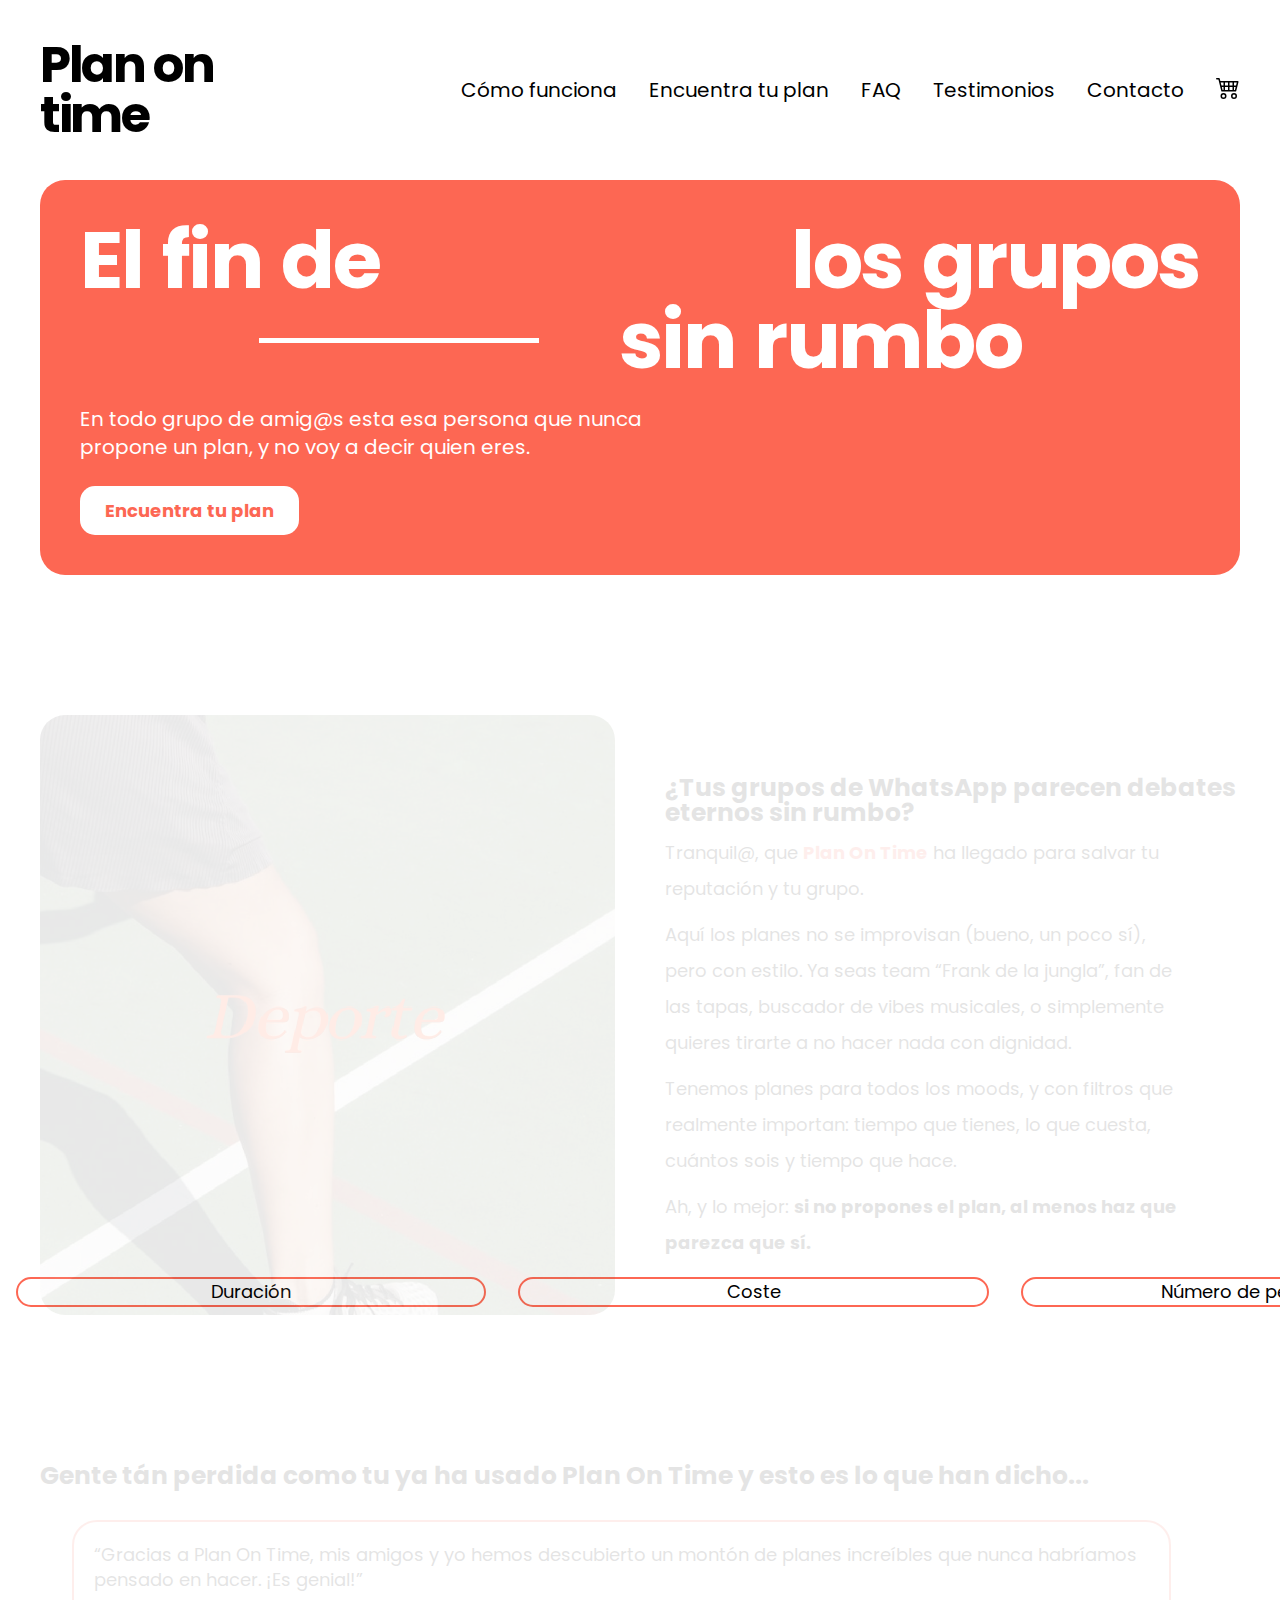
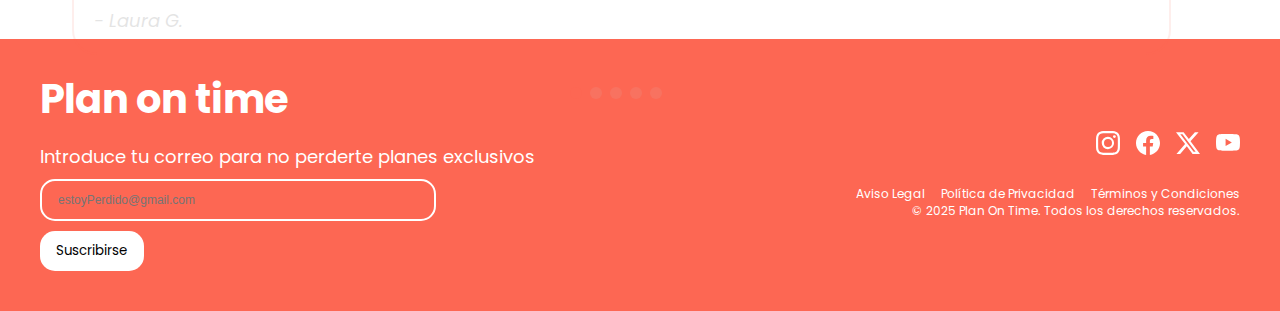
<file: index.html>
<!-- 
 Descripción: Este archivo HTML contiene la pag. principal del sitio web.
 Estructura general:
    - Header / encabezado, con el logo y menu de navegación
    - Contenido principal
        - Sección de introducción
        - Sección de explicación del servicio
        - Marquesina con los filtros de los planes
        - Carrousel con testimonios
    - Footer / pie de página
-->

<!DOCTYPE html>
<html lang="en">
<head>
    <meta charset="UTF-8">
    <meta name="viewport" content="width=device-width, initial-scale=1.0">
    <title>PLAN ON TIME</title>
    <link rel="stylesheet" href="css/index.css">
    <script src="js/index.js" defer></script>

    <!-- Tipografías -->
    <link rel="preconnect" href="https://fonts.googleapis.com">
    <link rel="preconnect" href="https://fonts.gstatic.com" crossorigin>
    <link href="https://fonts.googleapis.com/css2?family=Poppins:ital,wght@0,100;0,200;0,300;0,400;0,500;0,600;0,700;0,800;0,900;1,100;1,200;1,300;1,400;1,500;1,600;1,700;1,800;1,900&display=swap" rel="stylesheet">

    <!-- Logo en el navegador -->
    <link rel="icon" href="assets/logo/Logo.png" type="image/png">

</head>
<body>

<!-- Encabezado principal -->
<header class="Header">

    <div class="Header-top"> <!-- Para que quede en la misma linea -->
        <!-- Logo de la pag. web -->
        <h1 class="Header-logo">
            <a href="index.html" title="Plan-on-time">Plan on time</a>
        </h1>

        <!-- Botón responsive para desplegar el menu de navegación -->
        <button class="Header-button">
            <svg xmlns="http://www.w3.org/2000/svg" width="30" height="30" fill="currentColor" class="bi bi-arrow-down-left" viewBox="0 0 16 16">
                <path fill-rule="evenodd" d="M2 13.5a.5.5 0 0 0 .5.5h6a.5.5 0 0 0 0-1H3.707L13.854 2.854a.5.5 0 0 0-.708-.708L3 12.293V7.5a.5.5 0 0 0-1 0z"/>
            </svg>
        </button>
    </div>

    <!-- Menu de navegación principal-->
    <nav class="Header-nav">
        <ul class="Header-ul">            
            <li class="Header-li">
                <!-- Ancla para que haga scroll en la propia pag -->
                <a href="#Como-funciona" title="Como-funciona">Cómo funciona</a>
            </li> 
            <li class="Header-li">
                <a href="encuentra-tu-plan.html" title="Encuentra-tu-plan" target="_blank" rel="noopener noreferrer">Encuentra tu plan</a>
            </li> 
            <li class="Header-li">
                <a href="encuentra-tu-plan.html" id="#FAQ"  title="FAQ" target="_blank" rel="noopener noreferrer">FAQ</a>
            </li> 
            <li class="Header-li"> 
                <!-- Ancla para que haga scroll en la propia pag -->
                <a href="#Testimonios" title="Testimonios">Testimonios</a>
            </li>         
            <li class="Header-li"> 
                <a href="contacto.html" title="Contacto" target="_blank" rel="noopener noreferrer">Contacto</a>
            </li> 
            <li class="Header-li"> 
                <!-- Todavia no hay pag. de compra -->
                <a href="compra.html" title="Compra" target="_blank" rel="noopener noreferrer">
                    <svg xmlns="http://www.w3.org/2000/svg" width="16" height="16" fill="currentColor" class="bi bi-cart4" viewBox="0 0 16 16">
                        <path d="M0 2.5A.5.5 0 0 1 .5 2H2a.5.5 0 0 1 .485.379L2.89 4H14.5a.5.5 0 0 1 .485.621l-1.5 6A.5.5 0 0 1 13 11H4a.5.5 0 0 1-.485-.379L1.61 3H.5a.5.5 0 0 1-.5-.5M3.14 5l.5 2H5V5zM6 5v2h2V5zm3 0v2h2V5zm3 0v2h1.36l.5-2zm1.11 3H12v2h.61zM11 8H9v2h2zM8 8H6v2h2zM5 8H3.89l.5 2H5zm0 5a1 1 0 1 0 0 2 1 1 0 0 0 0-2m-2 1a2 2 0 1 1 4 0 2 2 0 0 1-4 0m9-1a1 1 0 1 0 0 2 1 1 0 0 0 0-2m-2 1a2 2 0 1 1 4 0 2 2 0 0 1-4 0"/>
                    </svg>
                </a>
            </li>     
                     
        </ul>
    </nav>

</header>

<!-- Contenido principal -->
 <main class="Main">

    <!-- Sección principal del contenido / introducción -->
    <section class="Main-intro observe">  <!-- Tiene la clase observe para ser      detectada por el IntersectionObserver en JS y aplicar la animación de entrada -->
        
        <!-- Título principal, dividido en dos lineas para darle estilo -->
        <h2 class="Main-slogan">
            <!-- Primera línea del eslogan: dos bloques alineados a los lados -->
            <div class="Main-top">
                <span class="Main-left">El fin de</span>
                <span class="Main-right">los grupos</span>
            </div>
              <!-- Segunda línea del eslogan -->
            <div class="Main-bottom">
                <!-- Línea de decorativa entre el texto-->
                <span class="Main-left Main-left--line"></span>
                <span class="Main-right Main-right--text">sin rumbo</span>
            
            </div>
        </h2>

        <!-- Parrafo descriptivo -->
        <p class="Main-p Main-p--intro">En todo grupo de amig@s esta esa persona que nunca propone un plan, y no voy a decir quien eres.</p>

        <!-- Botón de acción que dirige a la pág. de "Encuentra tu plan" -->
        <a class="Main-button" href="encuentra-tu-plan.html" title="Encuentra-tu-plan" target="_blank" rel="noopener noreferrer">Encuentra tu plan</a>
    </section>

    <!-- Sección de explicación del servicio -->
    <div id="Como-funciona" class="Main-explain">
        <!-- Columan de la izquierda con video -->
        <div class="Main-column-left Main-column-left--video observe">

            <!-- Video con texto alternativo, autoplay, sin sonido, en bucle, con carga diferida y con preload limitado -->
            <video src="assets/video/video.mp4" class="Main-video" autoplay muted loop playsinline loading="lazy" preload="metadata">
                <source src="assets/video/video.mp4" type="video/mp4">
                <source src="assets/video/video.webm" type="video/webm">
            </video>
        </div>

        <!-- Columna de la derecha con texto -->
        <div class="Main-column-right Main-column-right--text observe">

            <!-- Título informativo de la sección -->
            <h3 class="Main-tittle">¿Tus grupos de WhatsApp parecen debates eternos sin rumbo?</h3>

            <!-- Parrafos descriptivos -->
            <p class="Main-p Main-p--explain">Tranquil@, que <span class="Main-p destacado">Plan On Time</span> ha llegado para salvar tu reputación y tu grupo.</p>
            <p class="Main-p Main-p--explain">Aquí los planes no se improvisan (bueno, un poco sí), pero con estilo.
            Ya seas team “Frank de la jungla”, fan de las tapas, buscador de vibes musicales, o simplemente quieres tirarte a no hacer nada con dignidad.</p>
            <p class="Main-p Main-p--explain">Tenemos planes para todos los moods, y con filtros que realmente importan: tiempo que tienes, lo que cuesta, cuántos sois y tiempo que hace.</p>
            <p class="Main-p Main-p--explain">Ah, y lo mejor: <strong>si no propones el plan, al menos haz que parezca que sí.</strong></p>
        </div>
    </div>

    <!-- Marquesina con los filtros de los planes, se mueven horizontalmente -->
    <div class="Main-marquesina">
        <div class="Main-marquesina-wrapper">
            <!-- Filtros / características -->
            <div class="Main-marquesina-span">Duración</div>
            <div class="Main-marquesina-span">Coste</div>
            <div class="Main-marquesina-span">Número de personas</div>
            <div class="Main-marquesina-span">Tipo de plan</div>
            <div class="Main-marquesina-span">Tiempo</div>
            <div class="Main-marquesina-span">Duración</div>
            <div class="Main-marquesina-span">Coste</div>
            <div class="Main-marquesina-span">Número de personas</div>
            <div class="Main-marquesina-span">Tipo de plan</div>
            <div class="Main-marquesina-span">Tiempo</div>
         </div>
    </div>

    <!-- Carrousel con testimonios -->
    <section id="Testimonios" class="Main-carrousel observe">

        <!-- Título introductorio de la sección -->
        <h3 class="Main-tittle Main-tittle-carrousel">Gente tán perdida como tu ya ha usado Plan On Time y esto es lo que han dicho...</h3>

        <!-- Carrousel de testimonios citados por el autor -->
        <div class="Main-carrousel-wrapper">
            <div class="Main-carrousel-item">
                <q class="Main-carrousel-quote">Gracias a Plan On Time, mis amigos y yo hemos descubierto un montón de planes increíbles que nunca habríamos pensado en hacer. ¡Es genial!</q>
                <cite class="Main-carrousel-cite">- Laura G.</cite>
            </div>
            <div class="Main-carrousel-item">
                <q class="Main-carrousel-quote">No sabía qué hacer con mis amigos hasta que encontré esta web. ¡Ahora tenemos planes para todo el mes!</q>
                <cite class="Main-carrousel-cite">- Javier M.</cite>
            </div>
            <div class="Main-carrousel-item">
                <q class="Main-carrousel-quote">Plan On Time ha hecho que organizar planes sea súper fácil. ¡Ya no hay excusas para no salir!</q>
                <cite class="Main-carrousel-cite">- Ana R.</cite>
            </div>
            <div class="Main-carrousel-item">
                <q class="Main-carrousel-quote">Me encanta lo intuitiva que es esta web. Ahora soy el organizador oficial de mi grupo de amigos.</q>
                <cite class="Main-carrousel-cite">- Carlos T.</cite>
            </div>
            <div class="Main-carrousel-item">
                <q class="Main-carrousel-quote">Nunca pensé que encontrar planes sería tan divertido. ¡Gracias por esta herramienta increíble!</q>
                <cite class="Main-carrousel-cite">- Marta L.</cite>
            </div>
          
        </div>
    
        <!-- Lista de puntos para indicar la posicion del testimonio que estas leyendo -->
        <ul class="Main-carrousel-puntos">
            <!-- Cuando el botón está activo, se le añade la clase activo -->
            <li class="Main-carrousel-punto activo"></li>
            <li class="Main-carrousel-punto"></li>
            <li class="Main-carrousel-punto"></li>
            <li class="Main-carrousel-punto"></li>
            <li class="Main-carrousel-punto"></li>
        </ul>

    </section>
   
 </main>

<!-- Pie de página -->
 <footer class="Footer">

    <div class="Footer-column-left">

        <!-- Logo de la pag. web -->
        <h2 class="Footer-logo">Plan on time</h2>

        <!-- Formulario para suscripción a planes exclusivos -->
        <div class="Footer-subscription">
            <form action="subscribe.php" method="POST" class="Footer-form">
                <label for="email" class="Footer-form-label">Introduce tu correo para no perderte planes exclusivos</label>
                <input type="email" id="email" name="email" class="Footer-form-input" placeholder="estoyPerdido@gmail.com" required>
                <button type="submit" class="Footer-form-button">Suscribirse</button>
            </form>
        </div>

    </div>

    <div class="Footer-column-right">

        <!-- Lista de las redes sociales (solo lleva a la pag. de la RRSS porque no exite ninguna RRSS de Plan on Time) -->
        <div class="Footer-RRSS">
            <ul class="Footer-ul Footer-ul--RRSS">
                <li class="Footer-li">
                    <a href="https://www.instagram.com/" title="Instagram" target="_blank" rel="noopener noreferrer">
                        <svg xmlns="http://www.w3.org/2000/svg" width="16" height="16" fill="currentColor" class="bi bi-instagram" viewBox="0 0 16 16">
                            <path d="M8 0C5.829 0 5.556.01 4.703.048 3.85.088 3.269.222 2.76.42a3.9 3.9 0 0 0-1.417.923A3.9 3.9 0 0 0 .42 2.76C.222 3.268.087 3.85.048 4.7.01 5.555 0 5.827 0 8.001c0 2.172.01 2.444.048 3.297.04.852.174 1.433.372 1.942.205.526.478.972.923 1.417.444.445.89.719 1.416.923.51.198 1.09.333 1.942.372C5.555 15.99 5.827 16 8 16s2.444-.01 3.298-.048c.851-.04 1.434-.174 1.943-.372a3.9 3.9 0 0 0 1.416-.923c.445-.445.718-.891.923-1.417.197-.509.332-1.09.372-1.942C15.99 10.445 16 10.173 16 8s-.01-2.445-.048-3.299c-.04-.851-.175-1.433-.372-1.941a3.9 3.9 0 0 0-.923-1.417A3.9 3.9 0 0 0 13.24.42c-.51-.198-1.092-.333-1.943-.372C10.443.01 10.172 0 7.998 0zm-.717 1.442h.718c2.136 0 2.389.007 3.232.046.78.035 1.204.166 1.486.275.373.145.64.319.92.599s.453.546.598.92c.11.281.24.705.275 1.485.039.843.047 1.096.047 3.231s-.008 2.389-.047 3.232c-.035.78-.166 1.203-.275 1.485a2.5 2.5 0 0 1-.599.919c-.28.28-.546.453-.92.598-.28.11-.704.24-1.485.276-.843.038-1.096.047-3.232.047s-2.39-.009-3.233-.047c-.78-.036-1.203-.166-1.485-.276a2.5 2.5 0 0 1-.92-.598 2.5 2.5 0 0 1-.6-.92c-.109-.281-.24-.705-.275-1.485-.038-.843-.046-1.096-.046-3.233s.008-2.388.046-3.231c.036-.78.166-1.204.276-1.486.145-.373.319-.64.599-.92s.546-.453.92-.598c.282-.11.705-.24 1.485-.276.738-.034 1.024-.044 2.515-.045zm4.988 1.328a.96.96 0 1 0 0 1.92.96.96 0 0 0 0-1.92m-4.27 1.122a4.109 4.109 0 1 0 0 8.217 4.109 4.109 0 0 0 0-8.217m0 1.441a2.667 2.667 0 1 1 0 5.334 2.667 2.667 0 0 1 0-5.334"/>
                        </svg>
                    </a>
                </li>
                <li class="Footer-li">
                    <a href="https://www.facebook.com/" title="Facebook" target="_blank" rel="noopener noreferrer">
                        <svg xmlns="http://www.w3.org/2000/svg" width="16" height="16" fill="currentColor" class="bi bi-facebook" viewBox="0 0 16 16">
                            <path d="M16 8.049c0-4.446-3.582-8.05-8-8.05C3.58 0-.002 3.603-.002 8.05c0 4.017 2.926 7.347 6.75 7.951v-5.625h-2.03V8.05H6.75V6.275c0-2.017 1.195-3.131 3.022-3.131.876 0 1.791.157 1.791.157v1.98h-1.009c-.993 0-1.303.621-1.303 1.258v1.51h2.218l-.354 2.326H9.25V16c3.824-.604 6.75-3.934 6.75-7.951"/>
                        </svg>
                    </a>
                </li>
                <li class="Footer-li">
                    <a href="https://twitter.com/" title="Twitter" target="_blank" rel="noopener noreferrer">
                        <svg xmlns="http://www.w3.org/2000/svg" width="16" height="16" fill="currentColor" class="bi bi-twitter-x" viewBox="0 0 16 16">
                        <path d="M12.6.75h2.454l-5.36 6.142L16 15.25h-4.937l-3.867-5.07-4.425 5.07H.316l5.733-6.57L0 .75h5.063l3.495 4.633L12.601.75Zm-.86 13.028h1.36L4.323 2.145H2.865z"/>
                        </svg>
                    </a>
                </li>
                <li class="Footer-li">
                    <a href="https://www.youtube.com/" title="Youtube" target="_blank" rel="noopener noreferrer">
                        <svg xmlns="http://www.w3.org/2000/svg" width="16" height="16" fill="currentColor" class="bi bi-youtube" viewBox="0 0 16 16">
                            <path d="M8.051 1.999h.089c.822.003 4.987.033 6.11.335a2.01 2.01 0 0 1 1.415 1.42c.101.38.172.883.22 1.402l.01.104.022.26.008.104c.065.914.073 1.77.074 1.957v.075c-.001.194-.01 1.108-.082 2.06l-.008.105-.009.104c-.05.572-.124 1.14-.235 1.558a2.01 2.01 0 0 1-1.415 1.42c-1.16.312-5.569.334-6.18.335h-.142c-.309 0-1.587-.006-2.927-.052l-.17-.006-.087-.004-.171-.007-.171-.007c-1.11-.049-2.167-.128-2.654-.26a2.01 2.01 0 0 1-1.415-1.419c-.111-.417-.185-.986-.235-1.558L.09 9.82l-.008-.104A31 31 0 0 1 0 7.68v-.123c.002-.215.01-.958.064-1.778l.007-.103.003-.052.008-.104.022-.26.01-.104c.048-.519.119-1.023.22-1.402a2.01 2.01 0 0 1 1.415-1.42c.487-.13 1.544-.21 2.654-.26l.17-.007.172-.006.086-.003.171-.007A100 100 0 0 1 7.858 2zM6.4 5.209v4.818l4.157-2.408z"/>
                        </svg>
                    </a>
                </li>
            </ul>
        </div>

       
        <div class="Footer-legal">
            <!-- Lista de enlaces legales (no están creados los html de los enlaces legales) -->
            <ul class="Footer-ul Footer-ul--legal">
                <li class="Footer-li">
                    <a href="legal/aviso-legal.html" title="Aviso-legal" target="_blank" rel="noopener noreferrer">Aviso Legal</a>
                </li>
                <li class="Footer-li">
                    <a href="legal/politica-privacidad.html" title="politica-privacidad" target="_blank" rel="noopener noreferrer">Política de Privacidad</a>
                </li>
                <li class="Footer-li">
                    <a href="legal/terminos-condiciones.html" title="terminos-condiciones" target="_blank" rel="noopener noreferrer">Términos y Condiciones</a>
                </li>
            </ul>
             <!-- Párrafo de copy -->
            <div class="Footer-copy">
                <p>© 2025 Plan On Time. Todos los derechos reservados.</p>
            </div>
        </div>

    </div>
    
 </footer>
    
</body>
</html>
</file>
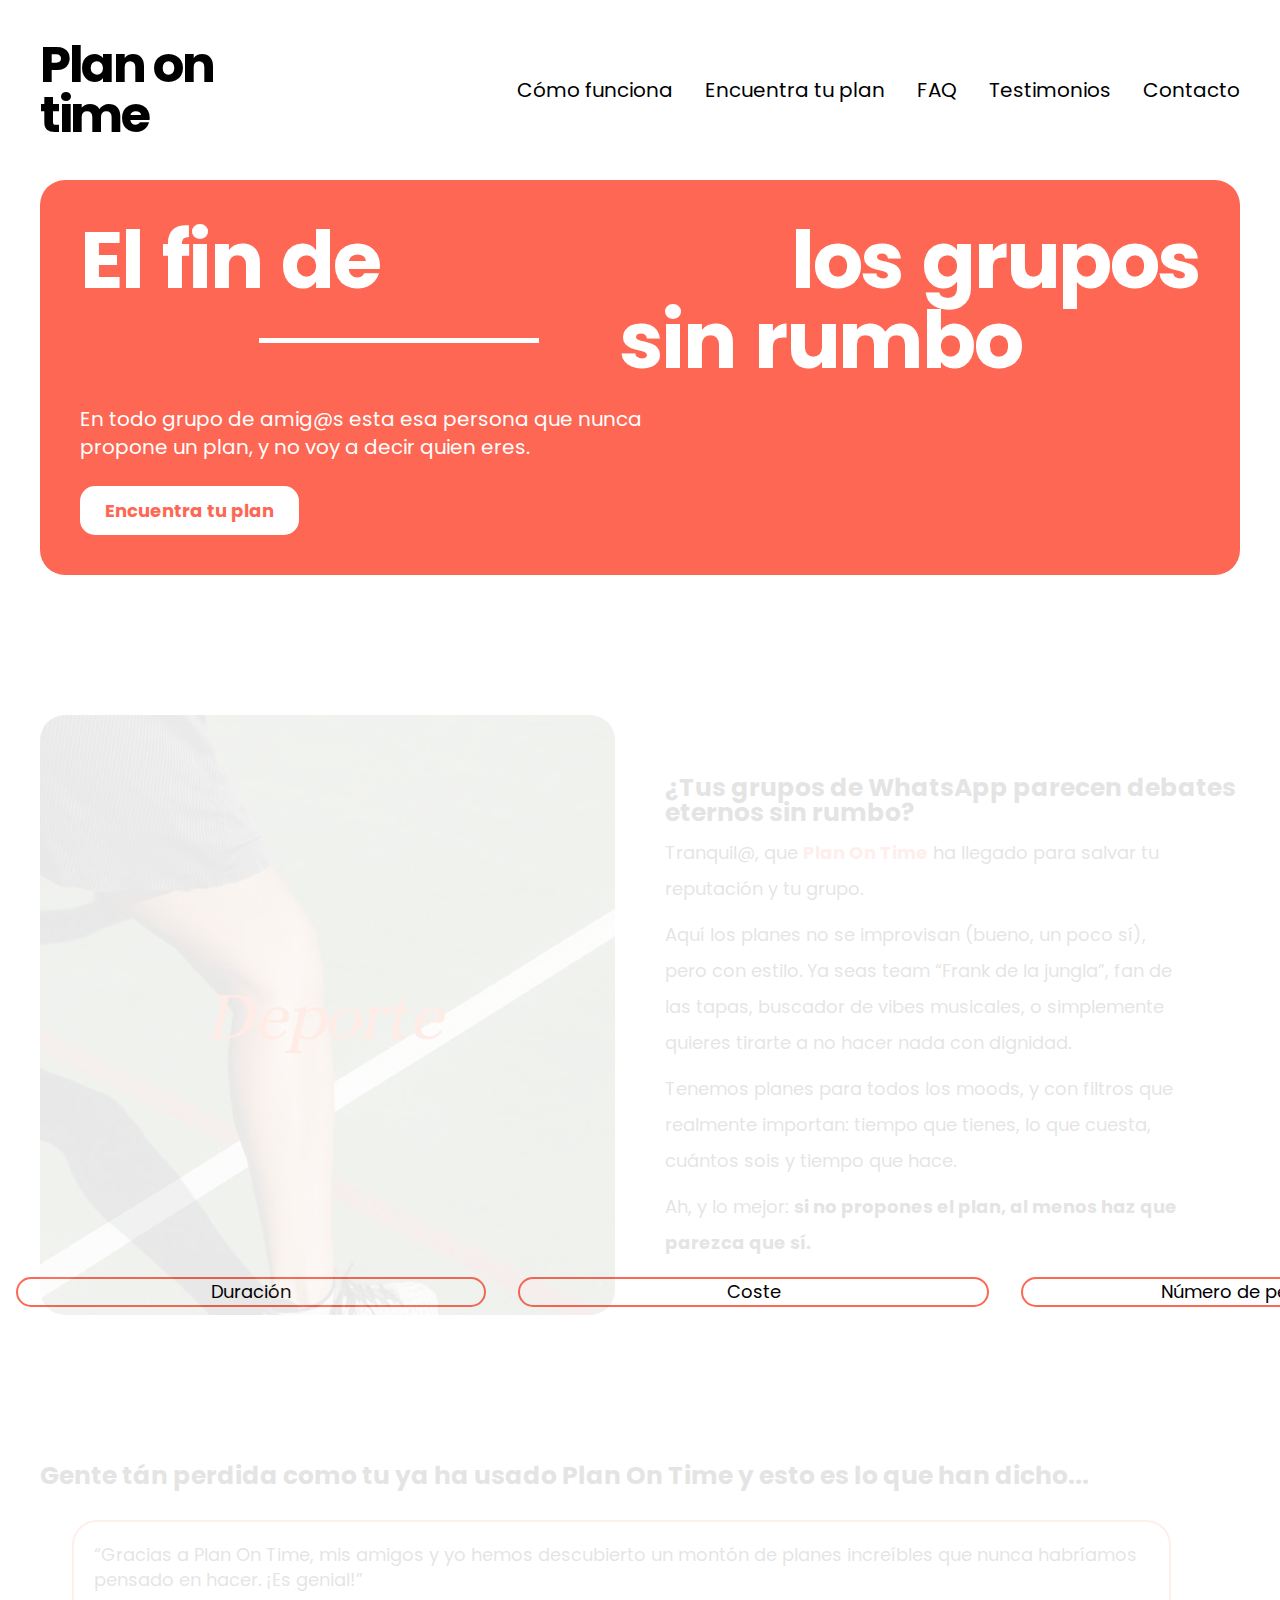
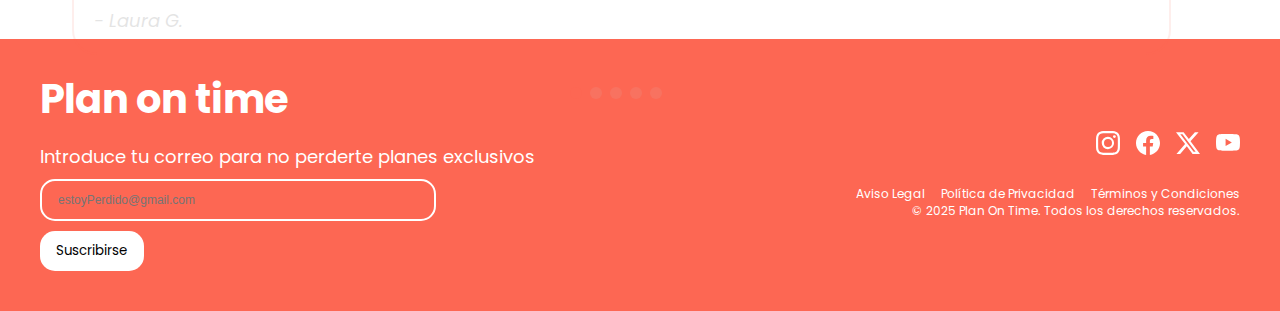
<file: plan-on-time/index.html>
<!-- 
 Descripción: Este archivo HTML contiene la pag. principal del sitio web.
 Estructura general:
    - Header / encabezado, con el logo y menu de navegación
    - Contenido principal
        - Sección de introducción
        - Sección de explicación del servicio
        - Marquesina con los filtros de los planes
        - Carrousel con testimonios
    - Footer / pie de página
-->

<!DOCTYPE html>
<html lang="en">
<head>
    <meta charset="UTF-8">
    <meta name="viewport" content="width=device-width, initial-scale=1.0">
    <title>PLAN ON TIME</title>
    <link rel="stylesheet" href="css/index.css">
    <script src="js/index.js" defer></script>

    <!-- Tipografías -->
    <link rel="preconnect" href="https://fonts.googleapis.com">
    <link rel="preconnect" href="https://fonts.gstatic.com" crossorigin>
    <link href="https://fonts.googleapis.com/css2?family=Poppins:ital,wght@0,100;0,200;0,300;0,400;0,500;0,600;0,700;0,800;0,900;1,100;1,200;1,300;1,400;1,500;1,600;1,700;1,800;1,900&display=swap" rel="stylesheet">

    <!-- Logo en el navegador -->
    <link rel="icon" href="assets/logo/Logo.png" type="image/png">

</head>
<body>

<!-- Encabezado principal -->
<header class="Header">

    <div class="Header-top"> <!-- Para que quede en la misma linea -->
        <!-- Logo de la pag. web -->
        <h1 class="Header-logo">
            <a href="index.html" title="Plan-on-time">Plan on time</a>
        </h1>

        <!-- Botón responsive para desplegar el menu de navegación -->
        <button class="Header-button">
            <svg xmlns="http://www.w3.org/2000/svg" width="30" height="30" fill="currentColor" class="bi bi-arrow-down-left" viewBox="0 0 16 16">
                <path fill-rule="evenodd" d="M2 13.5a.5.5 0 0 0 .5.5h6a.5.5 0 0 0 0-1H3.707L13.854 2.854a.5.5 0 0 0-.708-.708L3 12.293V7.5a.5.5 0 0 0-1 0z"/>
            </svg>
        </button>
    </div>

    <!-- Menu de navegación principal-->
    <nav class="Header-nav">
        <ul class="Header-ul">            
            <li class="Header-li">
                <!-- Ancla para que haga scroll en la propia pag -->
                <a href="#Como-funciona" title="Como-funciona">Cómo funciona</a>
            </li> 
            <li class="Header-li">
                <a href="encuentra-tu-plan.html" title="Encuentra-tu-plan" target="_blank" rel="noopener noreferrer">Encuentra tu plan</a>
            </li> 
            <li class="Header-li">
                <a href="encuentra-tu-plan.html" id="#FAQ"  title="FAQ" target="_blank" rel="noopener noreferrer">FAQ</a>
            </li> 
            <li class="Header-li"> 
                <!-- Ancla para que haga scroll en la propia pag -->
                <a href="#Testimonios" title="Testimonios">Testimonios</a>
            </li>         
            <li class="Header-li"> 
                <a href="contacto.html" title="Contacto" target="_blank" rel="noopener noreferrer">Contacto</a>
            </li> 
                     
        </ul>
    </nav>

</header>

<!-- Contenido principal -->
 <main class="Main">

    <!-- Sección principal del contenido / introducción -->
    <section class="Main-intro observe">  <!-- Tiene la clase observe para ser      detectada por el IntersectionObserver en JS y aplicar la animación de entrada -->
        
        <!-- Título principal, dividido en dos lineas para darle estilo -->
        <h2 class="Main-slogan">
            <!-- Primera línea del eslogan: dos bloques alineados a los lados -->
            <div class="Main-top">
                <span class="Main-left">El fin de</span>
                <span class="Main-right">los grupos</span>
            </div>
              <!-- Segunda línea del eslogan -->
            <div class="Main-bottom">
                <!-- Línea de decorativa entre el texto-->
                <span class="Main-left Main-left--line"></span>
                <span class="Main-right Main-right--text">sin rumbo</span>
            
            </div>
        </h2>

        <!-- Parrafo descriptivo -->
        <p class="Main-p Main-p--intro">En todo grupo de amig@s esta esa persona que nunca propone un plan, y no voy a decir quien eres.</p>

        <!-- Botón de acción que dirige a la pág. de "Encuentra tu plan" -->
        <a class="Main-button" href="encuentra-tu-plan.html" title="Encuentra-tu-plan" target="_blank" rel="noopener noreferrer">Encuentra tu plan</a>
    </section>

    <!-- Sección de explicación del servicio -->
    <div id="Como-funciona" class="Main-explain">
        <!-- Columan de la izquierda con video -->
        <div class="Main-column-left Main-column-left--video observe">

            <!-- Video con texto alternativo, autoplay, sin sonido, en bucle, con carga diferida y con preload limitado -->
            <video src="assets/video/video.mp4" class="Main-video" autoplay muted loop playsinline loading="lazy" preload="metadata">
                <source src="assets/video/video.mp4" type="video/mp4">
                <source src="assets/video/video.webm" type="video/webm">
            </video>
        </div>

        <!-- Columna de la derecha con texto -->
        <div class="Main-column-right Main-column-right--text observe">

            <!-- Título informativo de la sección -->
            <h3 class="Main-tittle">¿Tus grupos de WhatsApp parecen debates eternos sin rumbo?</h3>

            <!-- Parrafos descriptivos -->
            <p class="Main-p Main-p--explain">Tranquil@, que <span class="Main-p destacado">Plan On Time</span> ha llegado para salvar tu reputación y tu grupo.</p>
            <p class="Main-p Main-p--explain">Aquí los planes no se improvisan (bueno, un poco sí), pero con estilo.
            Ya seas team “Frank de la jungla”, fan de las tapas, buscador de vibes musicales, o simplemente quieres tirarte a no hacer nada con dignidad.</p>
            <p class="Main-p Main-p--explain">Tenemos planes para todos los moods, y con filtros que realmente importan: tiempo que tienes, lo que cuesta, cuántos sois y tiempo que hace.</p>
            <p class="Main-p Main-p--explain">Ah, y lo mejor: <strong>si no propones el plan, al menos haz que parezca que sí.</strong></p>
        </div>
    </div>

    <!-- Marquesina con los filtros de los planes, se mueven horizontalmente -->
    <div class="Main-marquesina">
        <div class="Main-marquesina-wrapper">
            <!-- Filtros / características -->
            <div class="Main-marquesina-span">Duración</div>
            <div class="Main-marquesina-span">Coste</div>
            <div class="Main-marquesina-span">Número de personas</div>
            <div class="Main-marquesina-span">Tipo de plan</div>
            <div class="Main-marquesina-span">Tiempo</div>
            <div class="Main-marquesina-span">Duración</div>
            <div class="Main-marquesina-span">Coste</div>
            <div class="Main-marquesina-span">Número de personas</div>
            <div class="Main-marquesina-span">Tipo de plan</div>
            <div class="Main-marquesina-span">Tiempo</div>
         </div>
    </div>

    <!-- Carrousel con testimonios -->
    <section id="Testimonios" class="Main-carrousel observe">

        <!-- Título introductorio de la sección -->
        <h3 class="Main-tittle Main-tittle-carrousel">Gente tán perdida como tu ya ha usado Plan On Time y esto es lo que han dicho...</h3>

        <!-- Carrousel de testimonios citados por el autor -->
        <div class="Main-carrousel-wrapper">
            <div class="Main-carrousel-item">
                <q class="Main-carrousel-quote">Gracias a Plan On Time, mis amigos y yo hemos descubierto un montón de planes increíbles que nunca habríamos pensado en hacer. ¡Es genial!</q>
                <cite class="Main-carrousel-cite">- Laura G.</cite>
            </div>
            <div class="Main-carrousel-item">
                <q class="Main-carrousel-quote">No sabía qué hacer con mis amigos hasta que encontré esta web. ¡Ahora tenemos planes para todo el mes!</q>
                <cite class="Main-carrousel-cite">- Javier M.</cite>
            </div>
            <div class="Main-carrousel-item">
                <q class="Main-carrousel-quote">Plan On Time ha hecho que organizar planes sea súper fácil. ¡Ya no hay excusas para no salir!</q>
                <cite class="Main-carrousel-cite">- Ana R.</cite>
            </div>
            <div class="Main-carrousel-item">
                <q class="Main-carrousel-quote">Me encanta lo intuitiva que es esta web. Ahora soy el organizador oficial de mi grupo de amigos.</q>
                <cite class="Main-carrousel-cite">- Carlos T.</cite>
            </div>
            <div class="Main-carrousel-item">
                <q class="Main-carrousel-quote">Nunca pensé que encontrar planes sería tan divertido. ¡Gracias por esta herramienta increíble!</q>
                <cite class="Main-carrousel-cite">- Marta L.</cite>
            </div>
          
        </div>
    
        <!-- Lista de puntos para indicar la posicion del testimonio que estas leyendo -->
        <ul class="Main-carrousel-puntos">
            <!-- Cuando el botón está activo, se le añade la clase activo -->
            <li class="Main-carrousel-punto activo"></li>
            <li class="Main-carrousel-punto"></li>
            <li class="Main-carrousel-punto"></li>
            <li class="Main-carrousel-punto"></li>
            <li class="Main-carrousel-punto"></li>
        </ul>

    </section>
   
 </main>

<!-- Pie de página -->
 <footer class="Footer">

    <div class="Footer-column-left">

        <!-- Logo de la pag. web -->
        <h2 class="Footer-logo">Plan on time</h2>

        <!-- Formulario para suscripción a planes exclusivos -->
        <div class="Footer-subscription">
            <form action="subscribe.php" method="POST" class="Footer-form">
                <label for="email" class="Footer-form-label">Introduce tu correo para no perderte planes exclusivos</label>
                <input type="email" id="email" name="email" class="Footer-form-input" placeholder="estoyPerdido@gmail.com" required>
                <button type="submit" class="Footer-form-button">Suscribirse</button>
            </form>
        </div>

    </div>

    <div class="Footer-column-right">

        <!-- Lista de las redes sociales (solo lleva a la pag. de la RRSS porque no exite ninguna RRSS de Plan on Time) -->
        <div class="Footer-RRSS">
            <ul class="Footer-ul Footer-ul--RRSS">
                <li class="Footer-li">
                    <a href="https://www.instagram.com/" title="Instagram" target="_blank" rel="noopener noreferrer">
                        <svg xmlns="http://www.w3.org/2000/svg" width="16" height="16" fill="currentColor" class="bi bi-instagram" viewBox="0 0 16 16">
                            <path d="M8 0C5.829 0 5.556.01 4.703.048 3.85.088 3.269.222 2.76.42a3.9 3.9 0 0 0-1.417.923A3.9 3.9 0 0 0 .42 2.76C.222 3.268.087 3.85.048 4.7.01 5.555 0 5.827 0 8.001c0 2.172.01 2.444.048 3.297.04.852.174 1.433.372 1.942.205.526.478.972.923 1.417.444.445.89.719 1.416.923.51.198 1.09.333 1.942.372C5.555 15.99 5.827 16 8 16s2.444-.01 3.298-.048c.851-.04 1.434-.174 1.943-.372a3.9 3.9 0 0 0 1.416-.923c.445-.445.718-.891.923-1.417.197-.509.332-1.09.372-1.942C15.99 10.445 16 10.173 16 8s-.01-2.445-.048-3.299c-.04-.851-.175-1.433-.372-1.941a3.9 3.9 0 0 0-.923-1.417A3.9 3.9 0 0 0 13.24.42c-.51-.198-1.092-.333-1.943-.372C10.443.01 10.172 0 7.998 0zm-.717 1.442h.718c2.136 0 2.389.007 3.232.046.78.035 1.204.166 1.486.275.373.145.64.319.92.599s.453.546.598.92c.11.281.24.705.275 1.485.039.843.047 1.096.047 3.231s-.008 2.389-.047 3.232c-.035.78-.166 1.203-.275 1.485a2.5 2.5 0 0 1-.599.919c-.28.28-.546.453-.92.598-.28.11-.704.24-1.485.276-.843.038-1.096.047-3.232.047s-2.39-.009-3.233-.047c-.78-.036-1.203-.166-1.485-.276a2.5 2.5 0 0 1-.92-.598 2.5 2.5 0 0 1-.6-.92c-.109-.281-.24-.705-.275-1.485-.038-.843-.046-1.096-.046-3.233s.008-2.388.046-3.231c.036-.78.166-1.204.276-1.486.145-.373.319-.64.599-.92s.546-.453.92-.598c.282-.11.705-.24 1.485-.276.738-.034 1.024-.044 2.515-.045zm4.988 1.328a.96.96 0 1 0 0 1.92.96.96 0 0 0 0-1.92m-4.27 1.122a4.109 4.109 0 1 0 0 8.217 4.109 4.109 0 0 0 0-8.217m0 1.441a2.667 2.667 0 1 1 0 5.334 2.667 2.667 0 0 1 0-5.334"/>
                        </svg>
                    </a>
                </li>
                <li class="Footer-li">
                    <a href="https://www.facebook.com/" title="Facebook" target="_blank" rel="noopener noreferrer">
                        <svg xmlns="http://www.w3.org/2000/svg" width="16" height="16" fill="currentColor" class="bi bi-facebook" viewBox="0 0 16 16">
                            <path d="M16 8.049c0-4.446-3.582-8.05-8-8.05C3.58 0-.002 3.603-.002 8.05c0 4.017 2.926 7.347 6.75 7.951v-5.625h-2.03V8.05H6.75V6.275c0-2.017 1.195-3.131 3.022-3.131.876 0 1.791.157 1.791.157v1.98h-1.009c-.993 0-1.303.621-1.303 1.258v1.51h2.218l-.354 2.326H9.25V16c3.824-.604 6.75-3.934 6.75-7.951"/>
                        </svg>
                    </a>
                </li>
                <li class="Footer-li">
                    <a href="https://twitter.com/" title="Twitter" target="_blank" rel="noopener noreferrer">
                        <svg xmlns="http://www.w3.org/2000/svg" width="16" height="16" fill="currentColor" class="bi bi-twitter-x" viewBox="0 0 16 16">
                        <path d="M12.6.75h2.454l-5.36 6.142L16 15.25h-4.937l-3.867-5.07-4.425 5.07H.316l5.733-6.57L0 .75h5.063l3.495 4.633L12.601.75Zm-.86 13.028h1.36L4.323 2.145H2.865z"/>
                        </svg>
                    </a>
                </li>
                <li class="Footer-li">
                    <a href="https://www.youtube.com/" title="Youtube" target="_blank" rel="noopener noreferrer">
                        <svg xmlns="http://www.w3.org/2000/svg" width="16" height="16" fill="currentColor" class="bi bi-youtube" viewBox="0 0 16 16">
                            <path d="M8.051 1.999h.089c.822.003 4.987.033 6.11.335a2.01 2.01 0 0 1 1.415 1.42c.101.38.172.883.22 1.402l.01.104.022.26.008.104c.065.914.073 1.77.074 1.957v.075c-.001.194-.01 1.108-.082 2.06l-.008.105-.009.104c-.05.572-.124 1.14-.235 1.558a2.01 2.01 0 0 1-1.415 1.42c-1.16.312-5.569.334-6.18.335h-.142c-.309 0-1.587-.006-2.927-.052l-.17-.006-.087-.004-.171-.007-.171-.007c-1.11-.049-2.167-.128-2.654-.26a2.01 2.01 0 0 1-1.415-1.419c-.111-.417-.185-.986-.235-1.558L.09 9.82l-.008-.104A31 31 0 0 1 0 7.68v-.123c.002-.215.01-.958.064-1.778l.007-.103.003-.052.008-.104.022-.26.01-.104c.048-.519.119-1.023.22-1.402a2.01 2.01 0 0 1 1.415-1.42c.487-.13 1.544-.21 2.654-.26l.17-.007.172-.006.086-.003.171-.007A100 100 0 0 1 7.858 2zM6.4 5.209v4.818l4.157-2.408z"/>
                        </svg>
                    </a>
                </li>
            </ul>
        </div>

       
        <div class="Footer-legal">
            <!-- Lista de enlaces legales (no están creados los html de los enlaces legales) -->
            <ul class="Footer-ul Footer-ul--legal">
                <li class="Footer-li">
                    <a href="legal/aviso-legal.html" title="Aviso-legal" target="_blank" rel="noopener noreferrer">Aviso Legal</a>
                </li>
                <li class="Footer-li">
                    <a href="legal/politica-privacidad.html" title="politica-privacidad" target="_blank" rel="noopener noreferrer">Política de Privacidad</a>
                </li>
                <li class="Footer-li">
                    <a href="legal/terminos-condiciones.html" title="terminos-condiciones" target="_blank" rel="noopener noreferrer">Términos y Condiciones</a>
                </li>
            </ul>
             <!-- Párrafo de copy -->
            <div class="Footer-copy">
                <p>© 2025 Plan On Time. Todos los derechos reservados.</p>
            </div>
        </div>

    </div>
    
 </footer>
    
</body>
</html>
</file>
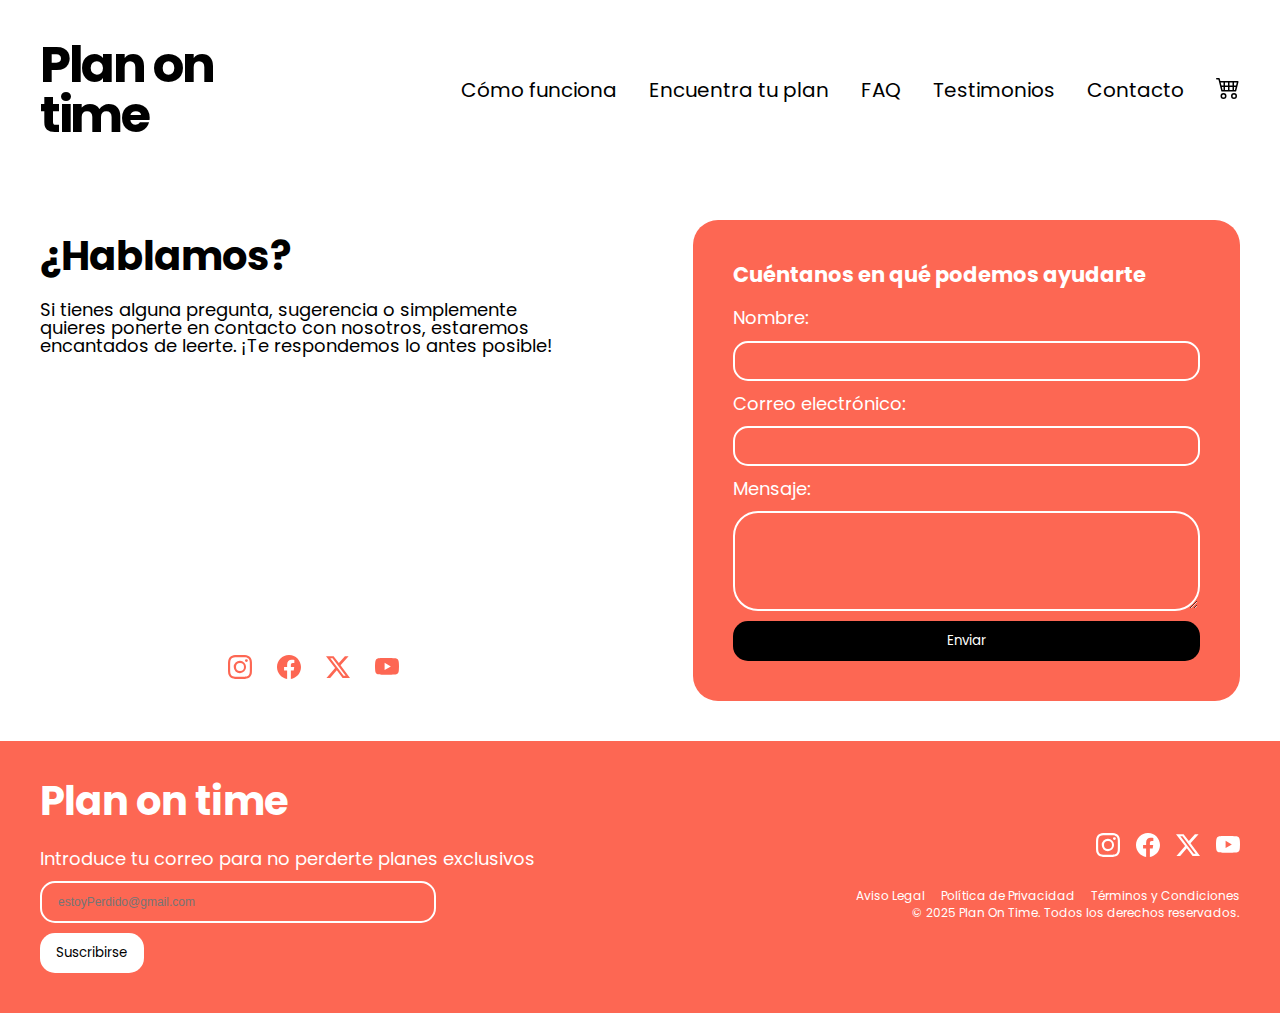
<file: contacto.html>
<!-- 
 Descripción: Este archivo HTML contiene la pag. de contacto
 Estructura general:
    - Header / encabezado, con el logo y menu de navegación
    - Contenido principal
        - Resumen de la pag. de contacto
        - Redes sociales (solo lleva a la pag. de la RRSS porque no exite ninguna RRSS de Plan on Time)
        - Formulario de contacto
    - Footer / pie de página
-->


<!DOCTYPE html>
<html lang="en">
<head>
    <meta charset="UTF-8">
    <meta name="viewport" content="width=device-width, initial-scale=1.0">
    <title>Contacto</title>
    <link rel="stylesheet" href="css/contacto.css">
    <script src="js/contacto.js" defer></script>

     <!-- Tipografías -->
     <link rel="preconnect" href="https://fonts.googleapis.com">
     <link rel="preconnect" href="https://fonts.gstatic.com" crossorigin>
     <link href="https://fonts.googleapis.com/css2?family=Poppins:ital,wght@0,100;0,200;0,300;0,400;0,500;0,600;0,700;0,800;0,900;1,100;1,200;1,300;1,400;1,500;1,600;1,700;1,800;1,900&display=swap" rel="stylesheet">

    <!-- Logo en el navegador -->
    <link rel="icon" href="assets/logo/Logo.png" type="image/png">
     
</head>

<body>
    
<!-- Encabezado principal -->
<header class="Header">

    <div class="Header-top"> <!-- Para que quede en la misma linea -->
        <!-- Logo de la pag. web -->
        <h1 class="Header-logo">
            <a href="index.html" title="Plan on Time">Plan on time</a>
        </h1>

        <!-- Botón responsive para desplegar el menu de navegación -->
        <button class="Header-button">
            <svg xmlns="http://www.w3.org/2000/svg" width="30" height="30" fill="currentColor" class="bi bi-arrow-down-left" viewBox="0 0 16 16">
                <path fill-rule="evenodd" d="M2 13.5a.5.5 0 0 0 .5.5h6a.5.5 0 0 0 0-1H3.707L13.854 2.854a.5.5 0 0 0-.708-.708L3 12.293V7.5a.5.5 0 0 0-1 0z"/>
            </svg>
        </button>
    </div>

    <!-- Menu de navegación principal-->
    <nav class="Header-nav">
        <ul class="Header-ul">            
            <li class="Header-li">
                <!-- Ancla para que haga scroll en la propia pag -->
                <a href="index.html" title="Como funciona">Cómo funciona</a>
            </li> 
            <li class="Header-li">
                <a href="encuentra-tu-plan.html" title="Encuentra tu plan" target="_blank" rel="noopener noreferrer">Encuentra tu plan</a>
            </li> 
            <li class="Header-li">
                <a href="encuentra-tu-plan.html" id="#FAQ" title="FAQ" target="_blank" rel="noopener noreferrer">FAQ</a>
            </li>  
            <li class="Header-li"> 
                <!-- Ancla para que haga scroll en la propia pag -->
                <a href="index.html" title="Testimonios">Testimonios</a>
            </li>         
            <li class="Header-li"> 
                <a href="contacto.html" title="Contacto" target="_blank" rel="noopener noreferrer">Contacto</a>
            </li>  
            <li class="Header-li"> 
                <!-- Todavia no hay pag. de compra -->
                <a href="compra.html" title="Compra" target="_blank" rel="noopener noreferrer">
                    <svg xmlns="http://www.w3.org/2000/svg" width="16" height="16" fill="currentColor" class="bi bi-cart4" viewBox="0 0 16 16">
                        <path d="M0 2.5A.5.5 0 0 1 .5 2H2a.5.5 0 0 1 .485.379L2.89 4H14.5a.5.5 0 0 1 .485.621l-1.5 6A.5.5 0 0 1 13 11H4a.5.5 0 0 1-.485-.379L1.61 3H.5a.5.5 0 0 1-.5-.5M3.14 5l.5 2H5V5zM6 5v2h2V5zm3 0v2h2V5zm3 0v2h1.36l.5-2zm1.11 3H12v2h.61zM11 8H9v2h2zM8 8H6v2h2zM5 8H3.89l.5 2H5zm0 5a1 1 0 1 0 0 2 1 1 0 0 0 0-2m-2 1a2 2 0 1 1 4 0 2 2 0 0 1-4 0m9-1a1 1 0 1 0 0 2 1 1 0 0 0 0-2m-2 1a2 2 0 1 1 4 0 2 2 0 0 1-4 0"/>
                    </svg>
                </a>
            </li>               
        </ul>
    </nav>

</header>

<main class="Main">
    
    <!-- Contenido principal -->
    <div class="Main-content">

        <div class="Main-column-right">
            <!-- Resumen de la pag. de contacto -->
            <div class="Main-contact-text">
                <h2 class="Main-tittle-h2 observe">¿Hablamos?</h2>
                <p class="Main-text observe">Si tienes alguna pregunta, sugerencia o simplemente quieres ponerte en contacto con nosotros, estaremos encantados de leerte. ¡Te respondemos lo antes posible!</p>
            </div>

            <!-- Lista de las redes sociales (solo lleva a la pag. de la RRSS porque no exite ninguna RRSS de Plan on Time) -->
            <div class="Main-RRSS observe">
                <ul class="Main-ul Main-ul--RRSS">
                    <li class="Main-li">
                        <a href="https://www.instagram.com/" title="Instagram" target="_blank" rel="noopener noreferrer">
                            <svg xmlns="http://www.w3.org/2000/svg" width="16" height="16" fill="currentColor" class="bi bi-instagram" viewBox="0 0 16 16">
                                <path d="M8 0C5.829 0 5.556.01 4.703.048 3.85.088 3.269.222 2.76.42a3.9 3.9 0 0 0-1.417.923A3.9 3.9 0 0 0 .42 2.76C.222 3.268.087 3.85.048 4.7.01 5.555 0 5.827 0 8.001c0 2.172.01 2.444.048 3.297.04.852.174 1.433.372 1.942.205.526.478.972.923 1.417.444.445.89.719 1.416.923.51.198 1.09.333 1.942.372C5.555 15.99 5.827 16 8 16s2.444-.01 3.298-.048c.851-.04 1.434-.174 1.943-.372a3.9 3.9 0 0 0 1.416-.923c.445-.445.718-.891.923-1.417.197-.509.332-1.09.372-1.942C15.99 10.445 16 10.173 16 8s-.01-2.445-.048-3.299c-.04-.851-.175-1.433-.372-1.941a3.9 3.9 0 0 0-.923-1.417A3.9 3.9 0 0 0 13.24.42c-.51-.198-1.092-.333-1.943-.372C10.443.01 10.172 0 7.998 0zm-.717 1.442h.718c2.136 0 2.389.007 3.232.046.78.035 1.204.166 1.486.275.373.145.64.319.92.599s.453.546.598.92c.11.281.24.705.275 1.485.039.843.047 1.096.047 3.231s-.008 2.389-.047 3.232c-.035.78-.166 1.203-.275 1.485a2.5 2.5 0 0 1-.599.919c-.28.28-.546.453-.92.598-.28.11-.704.24-1.485.276-.843.038-1.096.047-3.232.047s-2.39-.009-3.233-.047c-.78-.036-1.203-.166-1.485-.276a2.5 2.5 0 0 1-.92-.598 2.5 2.5 0 0 1-.6-.92c-.109-.281-.24-.705-.275-1.485-.038-.843-.046-1.096-.046-3.233s.008-2.388.046-3.231c.036-.78.166-1.204.276-1.486.145-.373.319-.64.599-.92s.546-.453.92-.598c.282-.11.705-.24 1.485-.276.738-.034 1.024-.044 2.515-.045zm4.988 1.328a.96.96 0 1 0 0 1.92.96.96 0 0 0 0-1.92m-4.27 1.122a4.109 4.109 0 1 0 0 8.217 4.109 4.109 0 0 0 0-8.217m0 1.441a2.667 2.667 0 1 1 0 5.334 2.667 2.667 0 0 1 0-5.334"/>
                            </svg>
                        </a>
                    </li>
                    <li class="Main-li">
                        <a href="https://www.facebook.com/" title="Facebook" target="_blank" rel="noopener noreferrer">
                            <svg xmlns="http://www.w3.org/2000/svg" width="16" height="16" fill="currentColor" class="bi bi-facebook" viewBox="0 0 16 16">
                                <path d="M16 8.049c0-4.446-3.582-8.05-8-8.05C3.58 0-.002 3.603-.002 8.05c0 4.017 2.926 7.347 6.75 7.951v-5.625h-2.03V8.05H6.75V6.275c0-2.017 1.195-3.131 3.022-3.131.876 0 1.791.157 1.791.157v1.98h-1.009c-.993 0-1.303.621-1.303 1.258v1.51h2.218l-.354 2.326H9.25V16c3.824-.604 6.75-3.934 6.75-7.951"/>
                            </svg>
                        </a>
                    </li>
                    <li class="Main-li">
                        <a href="https://twitter.com/" title="Twitter" target="_blank" rel="noopener noreferrer">
                            <svg xmlns="http://www.w3.org/2000/svg" width="16" height="16" fill="currentColor" class="bi bi-twitter-x" viewBox="0 0 16 16">
                            <path d="M12.6.75h2.454l-5.36 6.142L16 15.25h-4.937l-3.867-5.07-4.425 5.07H.316l5.733-6.57L0 .75h5.063l3.495 4.633L12.601.75Zm-.86 13.028h1.36L4.323 2.145H2.865z"/>
                            </svg>
                        </a>
                    </li>
                    <li class="Main-li">
                        <a href="https://www.youtube.com/" title="Youtube" target="_blank" rel="noopener noreferrer">
                            <svg xmlns="http://www.w3.org/2000/svg" width="16" height="16" fill="currentColor" class="bi bi-youtube" viewBox="0 0 16 16">
                                <path d="M8.051 1.999h.089c.822.003 4.987.033 6.11.335a2.01 2.01 0 0 1 1.415 1.42c.101.38.172.883.22 1.402l.01.104.022.26.008.104c.065.914.073 1.77.074 1.957v.075c-.001.194-.01 1.108-.082 2.06l-.008.105-.009.104c-.05.572-.124 1.14-.235 1.558a2.01 2.01 0 0 1-1.415 1.42c-1.16.312-5.569.334-6.18.335h-.142c-.309 0-1.587-.006-2.927-.052l-.17-.006-.087-.004-.171-.007-.171-.007c-1.11-.049-2.167-.128-2.654-.26a2.01 2.01 0 0 1-1.415-1.419c-.111-.417-.185-.986-.235-1.558L.09 9.82l-.008-.104A31 31 0 0 1 0 7.68v-.123c.002-.215.01-.958.064-1.778l.007-.103.003-.052.008-.104.022-.26.01-.104c.048-.519.119-1.023.22-1.402a2.01 2.01 0 0 1 1.415-1.42c.487-.13 1.544-.21 2.654-.26l.17-.007.172-.006.086-.003.171-.007A100 100 0 0 1 7.858 2zM6.4 5.209v4.818l4.157-2.408z"/>
                            </svg>
                        </a>
                    </li>
                </ul>
            </div>
        </div>

        <div class="Main-column-left">
            <div class="Main-wrapper observe">
                <h3 class="Main-tittle-h3">Cuéntanos en qué podemos ayudarte</h3>
        
                <!-- Formulario de contacto -->
                <form class="Main-form">
                    <label for="name" class="Main-form-label">Nombre:</label>
                    <input type="text" id="name" name="name" class="Main-form-input" required>

                    <label for="email" class="Main-form-label">Correo electrónico:</label>
                    <input type="email" id="email" name="email" class="Main-form-input" required>

                    <label for="message" class="Main-form-label">Mensaje:</label>
                    <textarea id="message" name="message" class="Main-form-textarea" required></textarea>

                    <button type="submit" class="Main-form-button">Enviar</button>
                </form>
            </div>
        </div>
        
    </div>
</main>

<!-- Pie de página -->
<footer class="Footer">

    <div class="Footer-column-left">

        <!-- Logo de la pag. web -->
        <h2 class="Footer-logo">Plan on time</h2>

        <!-- Formulario para suscripción a planes exclusivos -->
        <div class="Footer-subscription">
            <form action="subscribe.php" method="POST" class="Footer-form">
                <label for="email" class="Footer-form-label">Introduce tu correo para no perderte planes exclusivos</label>
                <input type="email" id="email" name="email" class="Footer-form-input" placeholder="estoyPerdido@gmail.com" required>
                <button type="submit" class="Footer-form-button">Suscribirse</button>
            </form>
        </div>

    </div>

    <div class="Footer-column-right">

        <!-- Lista de las redes sociales (solo lleva a la pag. de la RRSS porque no exite ninguna RRSS de Plan on Time) -->
        <div class="Footer-RRSS">
            <ul class="Footer-ul Footer-ul--RRSS">
                <li class="Footer-li">
                    <a href="https://www.instagram.com/" title="Instagram" target="_blank" rel="noopener noreferrer">
                        <svg xmlns="http://www.w3.org/2000/svg" width="16" height="16" fill="currentColor" class="bi bi-instagram" viewBox="0 0 16 16">
                            <path d="M8 0C5.829 0 5.556.01 4.703.048 3.85.088 3.269.222 2.76.42a3.9 3.9 0 0 0-1.417.923A3.9 3.9 0 0 0 .42 2.76C.222 3.268.087 3.85.048 4.7.01 5.555 0 5.827 0 8.001c0 2.172.01 2.444.048 3.297.04.852.174 1.433.372 1.942.205.526.478.972.923 1.417.444.445.89.719 1.416.923.51.198 1.09.333 1.942.372C5.555 15.99 5.827 16 8 16s2.444-.01 3.298-.048c.851-.04 1.434-.174 1.943-.372a3.9 3.9 0 0 0 1.416-.923c.445-.445.718-.891.923-1.417.197-.509.332-1.09.372-1.942C15.99 10.445 16 10.173 16 8s-.01-2.445-.048-3.299c-.04-.851-.175-1.433-.372-1.941a3.9 3.9 0 0 0-.923-1.417A3.9 3.9 0 0 0 13.24.42c-.51-.198-1.092-.333-1.943-.372C10.443.01 10.172 0 7.998 0zm-.717 1.442h.718c2.136 0 2.389.007 3.232.046.78.035 1.204.166 1.486.275.373.145.64.319.92.599s.453.546.598.92c.11.281.24.705.275 1.485.039.843.047 1.096.047 3.231s-.008 2.389-.047 3.232c-.035.78-.166 1.203-.275 1.485a2.5 2.5 0 0 1-.599.919c-.28.28-.546.453-.92.598-.28.11-.704.24-1.485.276-.843.038-1.096.047-3.232.047s-2.39-.009-3.233-.047c-.78-.036-1.203-.166-1.485-.276a2.5 2.5 0 0 1-.92-.598 2.5 2.5 0 0 1-.6-.92c-.109-.281-.24-.705-.275-1.485-.038-.843-.046-1.096-.046-3.233s.008-2.388.046-3.231c.036-.78.166-1.204.276-1.486.145-.373.319-.64.599-.92s.546-.453.92-.598c.282-.11.705-.24 1.485-.276.738-.034 1.024-.044 2.515-.045zm4.988 1.328a.96.96 0 1 0 0 1.92.96.96 0 0 0 0-1.92m-4.27 1.122a4.109 4.109 0 1 0 0 8.217 4.109 4.109 0 0 0 0-8.217m0 1.441a2.667 2.667 0 1 1 0 5.334 2.667 2.667 0 0 1 0-5.334"/>
                        </svg>
                    </a>
                </li>
                <li class="Footer-li">
                    <a href="https://www.facebook.com/" title="Facebook" target="_blank" rel="noopener noreferrer">
                        <svg xmlns="http://www.w3.org/2000/svg" width="16" height="16" fill="currentColor" class="bi bi-facebook" viewBox="0 0 16 16">
                            <path d="M16 8.049c0-4.446-3.582-8.05-8-8.05C3.58 0-.002 3.603-.002 8.05c0 4.017 2.926 7.347 6.75 7.951v-5.625h-2.03V8.05H6.75V6.275c0-2.017 1.195-3.131 3.022-3.131.876 0 1.791.157 1.791.157v1.98h-1.009c-.993 0-1.303.621-1.303 1.258v1.51h2.218l-.354 2.326H9.25V16c3.824-.604 6.75-3.934 6.75-7.951"/>
                        </svg>
                    </a>
                </li>
                <li class="Footer-li">
                    <a href="https://twitter.com/" title="Twitter" target="_blank" rel="noopener noreferrer">
                        <svg xmlns="http://www.w3.org/2000/svg" width="16" height="16" fill="currentColor" class="bi bi-twitter-x" viewBox="0 0 16 16">
                        <path d="M12.6.75h2.454l-5.36 6.142L16 15.25h-4.937l-3.867-5.07-4.425 5.07H.316l5.733-6.57L0 .75h5.063l3.495 4.633L12.601.75Zm-.86 13.028h1.36L4.323 2.145H2.865z"/>
                        </svg>
                    </a>
                </li>
                <li class="Footer-li">
                    <a href="https://www.youtube.com/" title="Youtube" target="_blank" rel="noopener noreferrer">
                        <svg xmlns="http://www.w3.org/2000/svg" width="16" height="16" fill="currentColor" class="bi bi-youtube" viewBox="0 0 16 16">
                            <path d="M8.051 1.999h.089c.822.003 4.987.033 6.11.335a2.01 2.01 0 0 1 1.415 1.42c.101.38.172.883.22 1.402l.01.104.022.26.008.104c.065.914.073 1.77.074 1.957v.075c-.001.194-.01 1.108-.082 2.06l-.008.105-.009.104c-.05.572-.124 1.14-.235 1.558a2.01 2.01 0 0 1-1.415 1.42c-1.16.312-5.569.334-6.18.335h-.142c-.309 0-1.587-.006-2.927-.052l-.17-.006-.087-.004-.171-.007-.171-.007c-1.11-.049-2.167-.128-2.654-.26a2.01 2.01 0 0 1-1.415-1.419c-.111-.417-.185-.986-.235-1.558L.09 9.82l-.008-.104A31 31 0 0 1 0 7.68v-.123c.002-.215.01-.958.064-1.778l.007-.103.003-.052.008-.104.022-.26.01-.104c.048-.519.119-1.023.22-1.402a2.01 2.01 0 0 1 1.415-1.42c.487-.13 1.544-.21 2.654-.26l.17-.007.172-.006.086-.003.171-.007A100 100 0 0 1 7.858 2zM6.4 5.209v4.818l4.157-2.408z"/>
                        </svg>
                    </a>
                </li>
            </ul>
        </div>

       
        <div class="Footer-legal">
            <!-- Lista de enlaces legales (no están creados los html de los enlaces legales) -->
            <ul class="Footer-ul Footer-ul--legal">
                <li class="Footer-li">
                    <a href="legal/aviso-legal.html" title="Aviso-legal" target="_blank" rel="noopener noreferrer">Aviso Legal</a>
                </li>
                <li class="Footer-li">
                    <a href="legal/politica-privacidad.html" title="politica-privacidad" target="_blank" rel="noopener noreferrer">Política de Privacidad</a>
                </li>
                <li class="Footer-li">
                    <a href="legal/terminos-condiciones.html" title="terminos-condiciones" target="_blank" rel="noopener noreferrer">Términos y Condiciones</a>
                </li>
            </ul>
             <!-- Párrafo de copy -->
            <div class="Footer-copy">
                <p>© 2025 Plan On Time. Todos los derechos reservados.</p>
            </div>
        </div>

    </div>
    
</footer>

</body>
</html>
</file>
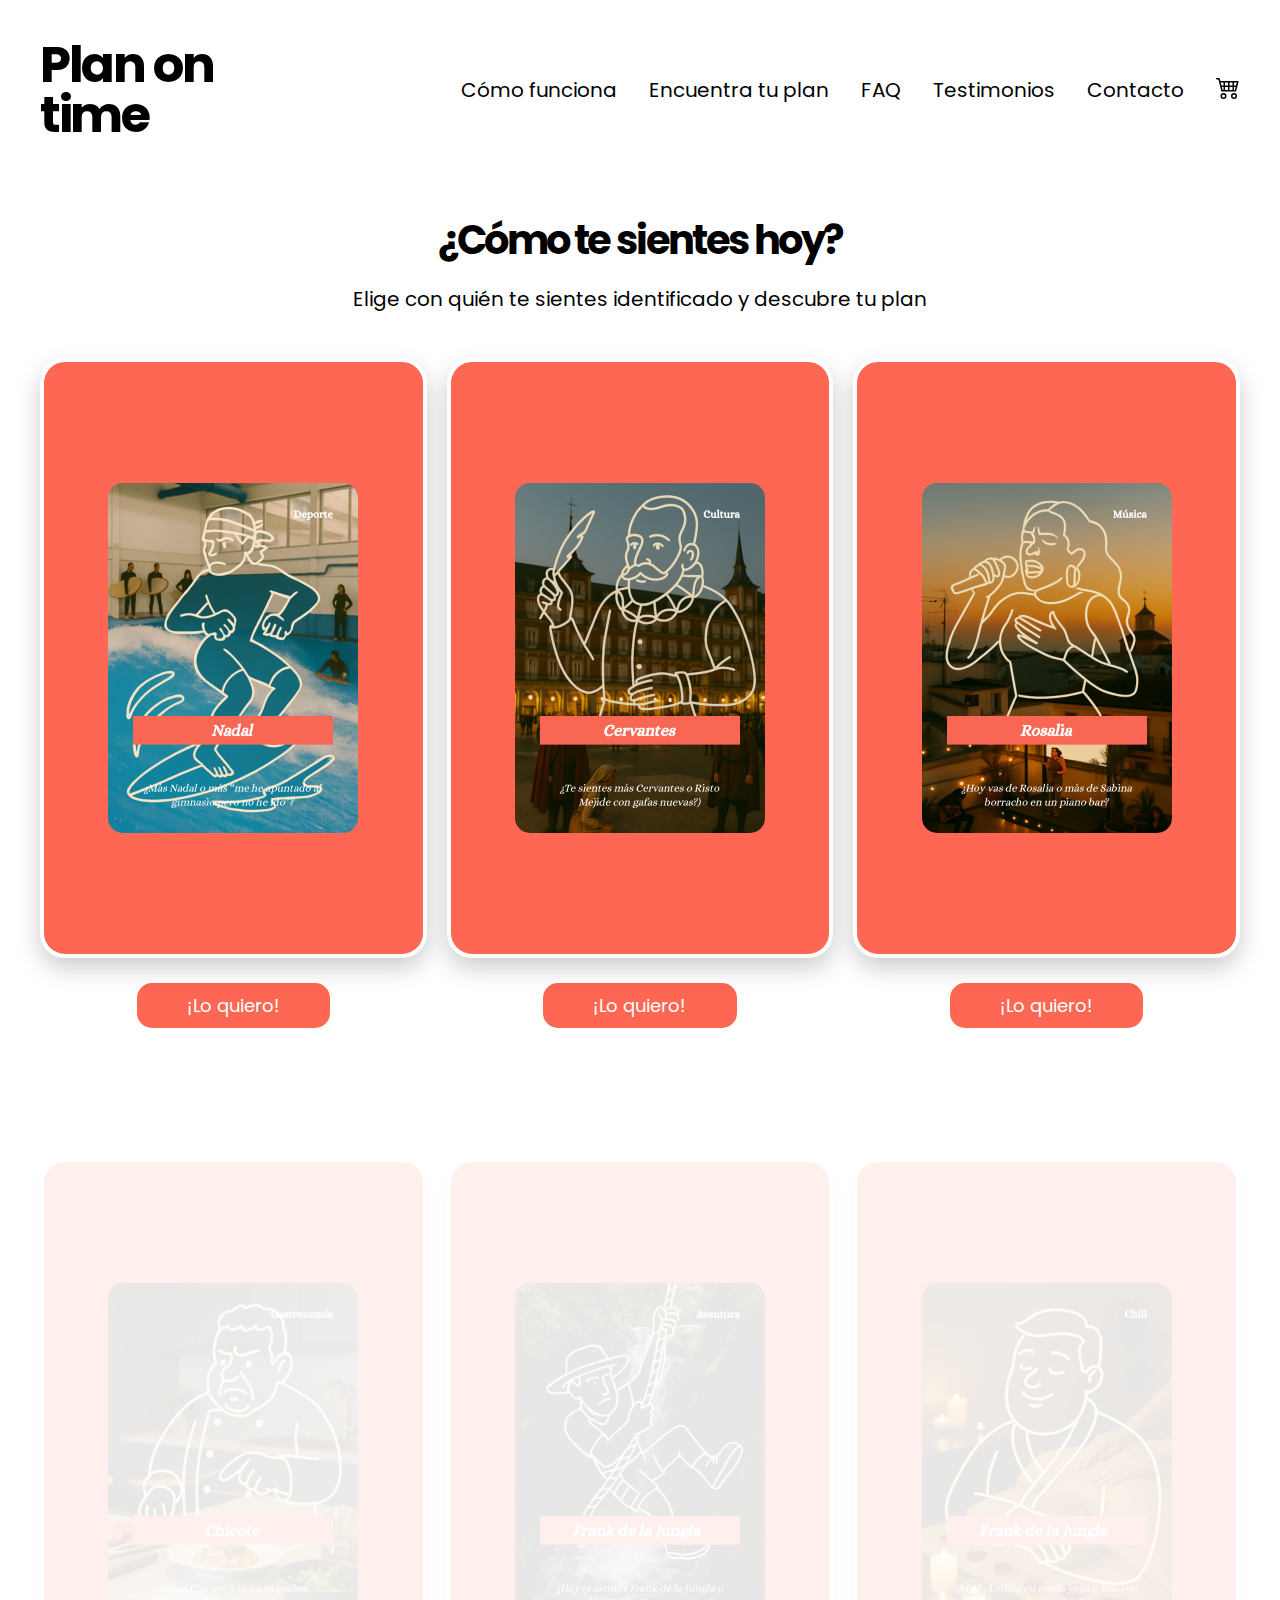
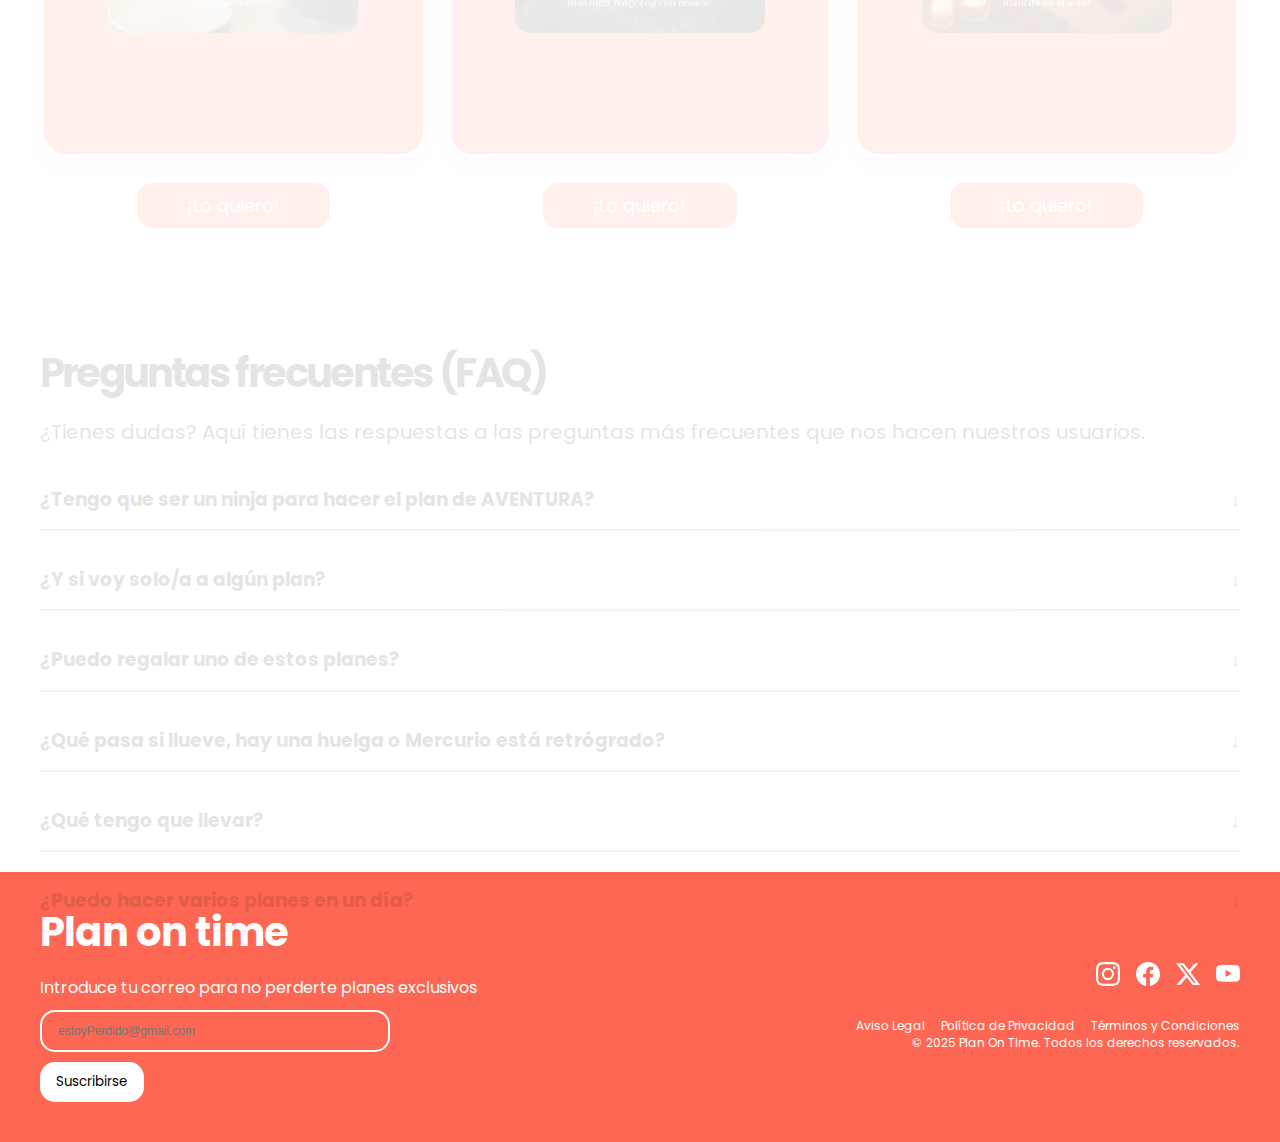
<file: encuentra-tu-plan.html>
<!-- 
 Descripción: Este archivo HTML contiene la pag. "Encuentra tu plan" donde están todos los planes disponibles
 Estructura general:
    - Header / encabezado, con el logo y menu de navegación
    - Contenido principal
        - Titulo introductorio
        - Grid con todas las tarjetas de los planes
            - Tarjeta del plan (6)
                - Imagen descriptiva del plan (optimizada)
                - Titulo del tipo de plan
                - Texto descriptivo del tipo de plan
    - Footer / pie de página
-->

<!DOCTYPE html>
<html lang="en">
<head>
    <meta charset="UTF-8">
    <meta name="viewport" content="width=device-width, initial-scale=1.0">
    <title>Encuentra tu plan</title>
    <link rel="stylesheet" href="css/encuentra-tu-plan.css">
    <script src="js/encuentra-tu-plan.js" defer></script>

     <!-- Tipografías -->
     <link rel="preconnect" href="https://fonts.googleapis.com">
     <link rel="preconnect" href="https://fonts.gstatic.com" crossorigin>
     <link href="https://fonts.googleapis.com/css2?family=Poppins:ital,wght@0,100;0,200;0,300;0,400;0,500;0,600;0,700;0,800;0,900;1,100;1,200;1,300;1,400;1,500;1,600;1,700;1,800;1,900&display=swap" rel="stylesheet">

    <!-- Logo en el navegador -->
    <link rel="icon" href="assets/logo/Logo.png" type="image/png">
     
</head>
<body>


<!-- Encabezado principal -->
<header class="Header">

    <div class="Header-top"> <!-- Para que quede en la misma linea -->
        <!-- Logo de la pag. web -->
        <h1 class="Header-logo">
            <a href="index.html" title="Plan-on-Time">Plan on time</a>
        </h1>

        <!-- Botón responsive para desplegar el menu de navegación -->
        <button class="Header-button">
            <svg xmlns="http://www.w3.org/2000/svg" width="30" height="30" fill="currentColor" class="bi bi-arrow-down-left" viewBox="0 0 16 16">
                <path fill-rule="evenodd" d="M2 13.5a.5.5 0 0 0 .5.5h6a.5.5 0 0 0 0-1H3.707L13.854 2.854a.5.5 0 0 0-.708-.708L3 12.293V7.5a.5.5 0 0 0-1 0z"/>
            </svg>
        </button>
    </div>

    <!-- Menu de navegación principal-->
    <nav class="Header-nav">
        <ul class="Header-ul">            
            <li class="Header-li">
                <!-- Ancla para que haga scroll en la propia pag -->
                <a href="index.html" title="Como-funciona">Cómo funciona</a>
            </li> 
            <li class="Header-li">
                <a href="encuentra-tu-plan.html" title="Encuentra-tu-plan" target="_blank" rel="noopener noreferrer">Encuentra tu plan</a>
            </li>  
            <li class="Header-li">
                <a href="#FAQ" title="FAQ" target="_blank" rel="noopener noreferrer">FAQ</a>
            </li> 
            <li class="Header-li"> 
                <!-- Ancla para que haga scroll en la propia pag -->
                <a href="index.html" title="Testimonios">Testimonios</a>
            </li>         
            <li class="Header-li"> 
                <a href="contacto.html" title="Contacto" target="_blank" rel="noopener noreferrer">Contacto</a>
            </li> 
            <li class="Header-li"> 
                <!-- Todavia no hay pag. de compra -->
                <a href="compra.html" title="Compra" target="_blank" rel="noopener noreferrer">
                    <svg xmlns="http://www.w3.org/2000/svg" width="16" height="16" fill="currentColor" class="bi bi-cart4" viewBox="0 0 16 16">
                        <path d="M0 2.5A.5.5 0 0 1 .5 2H2a.5.5 0 0 1 .485.379L2.89 4H14.5a.5.5 0 0 1 .485.621l-1.5 6A.5.5 0 0 1 13 11H4a.5.5 0 0 1-.485-.379L1.61 3H.5a.5.5 0 0 1-.5-.5M3.14 5l.5 2H5V5zM6 5v2h2V5zm3 0v2h2V5zm3 0v2h1.36l.5-2zm1.11 3H12v2h.61zM11 8H9v2h2zM8 8H6v2h2zM5 8H3.89l.5 2H5zm0 5a1 1 0 1 0 0 2 1 1 0 0 0 0-2m-2 1a2 2 0 1 1 4 0 2 2 0 0 1-4 0m9-1a1 1 0 1 0 0 2 1 1 0 0 0 0-2m-2 1a2 2 0 1 1 4 0 2 2 0 0 1-4 0"/>
                    </svg>
                </a>
            </li>                
        </ul>
    </nav>

</header>

<!-- Contenido principal -->
<main class="Main">

    <!-- Titulo introductorio -->
    <section class="Main-tittle">
        <h2 class="Main-tittle-h2">¿Cómo te sientes hoy?</h2>
        <p class="Main-tittle-p">Elige con quién te sientes identificado y descubre tu plan</p>
    </section>

    <!-- Grid con todas las tarjetas de los planes -->
    <div class="Main-cards">
        <!-- Lista de cartas -->
        <ul class="Main-grid">

            <li class="Main-card observe">
                <!-- Para que haga el efecto de girar -->
                <div class="Main-card-inner">
                    <!-- Carta por delante -->
                    <div class="Main-card-front">
                        <!-- Imagen descriptiva del plan (optimizada) -->
                        <picture>
                            <source srcset="assets/cartas/finales/Nadal.webp" type="image/webp">    
                            <source srcset="assets/cartas/finales/Nadal.jpg" type="image/jpg">
                            <img class="Main-card-img" src="assets/cartas/finales/Nadal.png" alt="Deporte">
                        </picture>                 
                    </div>

                    <!-- Carta por detrás -->
                    <div class="Main-card-back">
                        <!-- Titulo del tipo de plan -->
                        <h3 class="Main-tittle-h3">Clase de surf indoor</h3> 

                        <!-- Lista del texto descriptivo del tipo de plan -->
                        <ul class="Main-card-text">
                            <li class="Main-card-li"><span class="Main-span-strong">Duración:</span> 1h (pero te vas con agujetas pa’ tres días)</li>
                            <li class="Main-card-li"><span class="Main-span-strong">Precio:</span> 25-35€</li>
                            <li class="Main-card-li"><span class="Main-span-strong">Personas:</span> ideal 1-3 (más, y hay pelea por la tabla como en Gran Hermano)</li>
                            <li class="Main-card-li"><span class="Main-span-strong">Nivel físico:</span> no hace falta ser Thor, pero ayuda tener equilibrio</li>
                            <li class="Main-card-li"><span class="Main-span-strong">Extra:</span> instructor guapo/a incluido (no garantizado, sorry)</li>
                        </ul>

                        <p class="Main-card-p">El único sitio donde puedes caerte 20 veces y seguir sintiéndote cool. Casi como en la vida, pero con neopreno.</p>
                    </div>
                </div>

                <!-- Botón para seleccionar el plan -->
                <!-- Hrfe de compra ficticio porque no esta creada la pag. de compra -->
                <a class="Main-card-button" href="compra.html" title="lo-quiero" target="_blank" rel="noopener noreferrer">¡Lo quiero!</a>
            </li>

            <li class="Main-card observe">
                <!-- Para que haga el efecto de girar -->
                <div class="Main-card-inner">
                    <!-- Carta por delante -->
                    <div class="Main-card-front">
                        <!-- Imagen descriptiva del plan (optimizada) -->
                        <picture>
                            <source srcset="assets/cartas/finales/Cervantes.webp" type="image/webp">    
                            <source srcset="assets/cartas/finales/Cervantes.jpg" type="image/jpg">
                            <img class="Main-card-img" src="assets/cartas/finales/Cervantes.png" alt="Cultura">
                        </picture>                 
                    </div>

                    <!-- Carta por detrás -->
                    <div class="Main-card-back">
                        <!-- Titulo del tipo de plan -->
                        <h3 class="Main-tittle-h3">Tour teatralizado por el Madrid de los Austrias</h3> 

                        <!-- Lista del texto descriptivo del tipo de plan -->
                        <ul class="Main-card-text">
                            <li class="Main-card-li"><span class="Main-span-strong">Duración:</span> 2h</li>
                            <li class="Main-card-li"><span class="Main-span-strong">Precio:</span> desde 12€ (gratis si haces la risa floja)</li>
                            <li class="Main-card-li"><span class="Main-span-strong">Personas:</span> desde 1 (sí, también puedes culturizarte sol@, filósofo)</li>
                            <li class="Main-card-li"><span class="Main-span-strong">Nivel de intensidad:</span> como leer el BOE con una copa de vino</li>
                            <li class="Main-card-li"><span class="Main-span-strong">Extras:</span> actores vestidos de época, aunque no esperes ver a Brad Pitt haciendo de Felipe II</li>
                        </ul>

                        <p class="Main-card-p">¿Quién dijo que aprender historia no podía incluir chistes de suegras medievales?</p>
                    </div>
                </div>

                <!-- Botón para seleccionar el plan -->
                <!-- Hrfe de compra ficticio porque no esta creada la pag. de compra -->
                <a class="Main-card-button" href="compra.html" title="lo-quiero" target="_blank" rel="noopener noreferrer">¡Lo quiero!</a>
            </li>

            <li class="Main-card observe">
                <!-- Para que haga el efecto de girar -->
                <div class="Main-card-inner">
                    <!-- Carta por delante -->
                    <div class="Main-card-front">
                        <!-- Imagen descriptiva del plan (optimizada) -->
                        <picture>
                            <source srcset="assets/cartas/finales/Rosalia.webp" type="image/webp">     
                            <source srcset="assets/cartas/finales/Rosalia.jpg" type="image/jpg">
                            <img class="Main-card-img" src="assets/cartas/finales/Rosalia.png" alt="Música">
                        </picture>                 
                    </div>

                    <!-- Carta por detrás -->
                    <div class="Main-card-back">
                        <!-- Titulo del tipo de plan -->
                        <h3 class="Main-tittle-h3">Concierto indie en una azotea secreta</h3> 

                        <!-- Lista del texto descriptivo del tipo de plan -->
                        <ul class="Main-card-text">
                            <li class="Main-card-li"><span class="Main-span-strong">Duración:</span> 2-3h</li>
                            <li class="Main-card-li"><span class="Main-span-strong">Precio:</span> 15-25€ (depende del postureo)</li>
                            <li class="Main-card-li"><span class="Main-span-strong">Personas:</span> entre 2 y los que quepan sin tirar una copa</li>
                            <li class="Main-card-li"><span class="Main-span-strong">Ambiente:</span>  gafapasta pero con flow</li>
                            <li class="Main-card-li"><span class="Main-span-strong">Extras:</span> vistas, cerveza artesanal, y algún influencer con bigote irónico</li>
                        </ul>

                        <p class="Main-card-p">Si no te sabes las letras, finge que estás emocionado por la armonía tonal (nadie sabe qué significa eso, pero funciona).</p>
                    </div>
                </div>

                <!-- Botón para seleccionar el plan -->
                <!-- Hrfe de compra ficticio porque no esta creada la pag. de compra -->
                <a class="Main-card-button" href="compra.html" title="lo-quiero" target="_blank" rel="noopener noreferrer">¡Lo quiero!</a>
            </li>

            <li class="Main-card observe">
                <!-- Para que haga el efecto de girar -->
                <div class="Main-card-inner">
                    <!-- Carta por delante -->
                    <div class="Main-card-front">
                        <!-- Imagen descriptiva del plan (optimizada) -->
                        <picture>
                            <source srcset="assets/cartas/finales/Chicote.webp" type="image/webp">    
                            <source srcset="assets/cartas/finales/Chicote.jpg" type="image/jpg">
                            <img class="Main-card-img" src="assets/cartas/finales/Chicote.png" alt="Gastronomía">
                        </picture>                 
                    </div>

                    <!-- Carta por detrás -->
                    <div class="Main-card-back">
                        <!-- Titulo del tipo de plan -->
                        <h3 class="Main-tittle-h3">Taller de cocina fusión con vino (mucho vino)</h3> 

                        <!-- Lista del texto descriptivo del tipo de plan -->
                        <ul class="Main-card-text">
                            <li class="Main-card-li"><span class="Main-span-strong">Duración:</span> 3h (2 cocinando, 1 presumiendo)</li>
                            <li class="Main-card-li"><span class="Main-span-strong">Precio:</span> 35-50€</li>
                            <li class="Main-card-li"><span class="Main-span-strong">Personas:</span> ideal 2-8 (más, y acabáis peleando por la última cucharilla)</li>
                            <li class="Main-card-li"><span class="Main-span-strong">Nivel chef:</span>  no hace falta saber cortar cebolla sin llorar</li>
                            <li class="Main-card-li"><span class="Main-span-strong">Extras:</span> lo que cocines te lo zampas (con suerte sin intoxicación)</li>
                        </ul>

                        <p class="Main-card-p">¿Resultado? Una cena que parece hecha por Dabiz Muñoz… si Dabiz Muñoz tuviera una mala noche.</p>
                    </div>
                </div>

                <!-- Botón para seleccionar el plan -->
                <!-- Hrfe de compra ficticio porque no esta creada la pag. de compra -->
                <a class="Main-card-button" href="compra.html" title="lo-quiero"  target="_blank" rel="noopener noreferrer">¡Lo quiero!</a>
            </li>

            <li class="Main-card observe">
                <!-- Para que haga el efecto de girar -->
                <div class="Main-card-inner">
                    <!-- Carta por delante -->
                    <div class="Main-card-front">
                        <!-- Imagen descriptiva del plan (optimizada) -->
                        <picture>
                            <source srcset="assets/cartas/finales/Frank.webp" type="image/webp">     
                            <source srcset="assets/cartas/finales/Frank.jpg" type="image/jpg">
                            <img class="Main-card-img" src="assets/cartas/finales/Frank.png" alt="Aventura">
                        </picture>                 
                    </div>

                    <!-- Carta por detrás -->
                    <div class="Main-card-back">
                        <!-- Titulo del tipo de plan -->
                        <h3 class="Main-tittle-h3">Barranquismo en la sierra de Guara</h3> 

                        <!-- Lista del texto descriptivo del tipo de plan -->
                        <ul class="Main-card-text">
                            <li class="Main-card-li"><span class="Main-span-strong">Duración:</span> 4-5h</li>
                            <li class="Main-card-li"><span class="Main-span-strong">Precio:</span> desde 40€</li>
                            <li class="Main-card-li"><span class="Main-span-strong">Personas:</span> ideal 4-6 (si vais más, ya sois un comando SEAL)</li>
                            <li class="Main-card-li"><span class="Main-span-strong">Forma física:</span> tipo Fernando Alonso esquivando a Stroll</li>
                            <li class="Main-card-li"><span class="Main-span-strong">Extras:</span> Casco incluido (no te hagas el valiente, no eres Thor)</li>
                        </ul>

                        <p class="Main-card-p">Si no gritas "¡barranco va!" no cuenta como descenso. Cuidadín con las piedras, que no son de peluche.</p>
                    </div>
                </div>

                <!-- Botón para seleccionar el plan -->
                <!-- Hrfe de compra ficticio porque no esta creada la pag. de compra -->
                <a class="Main-card-button" href="compra.html" title="lo-quiero"  target="_blank" rel="noopener noreferrer">¡Lo quiero!</a>
            </li>

            <li class="Main-card observe">
                <!-- Para que haga el efecto de girar -->
                <div class="Main-card-inner">
                    <!-- Carta por delante -->
                    <div class="Main-card-front">
                        <!-- Imagen descriptiva del plan (optimizada) -->
                        <picture>
                            <source srcset="assets/cartas/finales/Ibai.webp" type="image/webp">  
                            <source srcset="assets/cartas/finales/Ibai.jpg" type="image/jpg">
                            <img class="Main-card-img" src="assets/cartas/finales/Ibai.png" alt="Chill">
                        </picture>                 
                    </div>

                    <!-- Carta por detrás -->
                    <div class="Main-card-back">
                        <!-- Titulo del tipo de plan -->
                        <h3 class="Main-tittle-h3">Baños árabes con masaje relajante</h3> 

                        <!-- Lista del texto descriptivo del tipo de plan -->
                        <ul class="Main-card-text">
                            <li class="Main-card-li"><span class="Main-span-strong">Duración:</span> 1.5-2h</li>
                            <li class="Main-card-li"><span class="Main-span-strong">Precio:</span> desde 30€</li>
                            <li class="Main-card-li"><span class="Main-span-strong">Personas:</span> 1-4 (si sois más, es spa o comunión)</li>
                            <li class="Main-card-li"><span class="Main-span-strong">Nivel de paz interior:</span>   Dalai Lama tras un gintonic</li>
                            <li class="Main-card-li"><span class="Main-span-strong">Extras:</span> té, incienso y muchas ganas de no volver al curro</li>
                        </ul>

                        <p class="Main-card-p">Saldrás más blandit@ que las croquetas de tu abuela. Pero con más clase.</p>
                    </div>
                </div>

                <!-- Botón para seleccionar el plan -->
                <!-- Hrfe de compra ficticio porque no esta creada la pag. de compra -->
                <a class="Main-card-button" href="compra.html" title="lo-quiero"  target="_blank" rel="noopener noreferrer">¡Lo quiero!</a>
            </li>

        </ul>
    </div>

    <!-- Sección para recopilar preguntas frecuentes -->
    <section class="Main-FAQ" id="FAQ">

        <!-- Titulo introductorio -->
        <div class="Main-intro">
            <h2 class="Main-tittle-h2 Main-tittle-h2--FAQ observe">Preguntas frecuentes (FAQ)</h2>
            <p class="Main-tittle-p Main-tittle-p--FAQ observe">¿Tienes dudas? Aquí tienes las respuestas a las preguntas más frecuentes que nos hacen nuestros usuarios.</p>
        </div>
        
        <!-- Acordeón para preguntas frecuentes -->
        <div class="Main-acordeon">
            <div class="Main-bloque observe">
                <h3 class="Main-pregunta">¿Tengo que ser un ninja para hacer el plan de AVENTURA?</h3>
                <p class="Main-respuesta">Nah, con que sepas distinguir tu pie derecho del izquierdo, vas bien. Pero si tu idea de deporte es abrir la nevera rápido, igual empieza por CULTURA.</p>
            </div>
            <div class="Main-bloque observe">
                <h3 class="Main-pregunta">¿Y si voy solo/a a algún plan?</h3>
                <p class="Main-respuesta">No pasa nada, esto no es una boda. Todos los planes aceptan almas libres. Algunos incluso se disfrutan más sin tener que esperar a que tu colega “llegue en 5”.</p>
            </div>
            <div class="Main-bloque observe">
                <h3 class="Main-pregunta">¿Puedo regalar uno de estos planes?</h3>
                <p class="Main-respuesta">Claro. ¿Qué mejor regalo que una experiencia que no se pueda devolver en Amazon? Hay opción de bono regalo, y no, no caduca en 24h como tu motivación de lunes.</p>
            </div>
            <div class="Main-bloque observe">
                <h3 class="Main-pregunta">¿Qué pasa si llueve, hay una huelga o Mercurio está retrógrado?</h3>
                <p class="Main-respuesta">Te avisamos con tiempo si se cancela y te damos opciones. Si tú decides no venir por alineación planetaria, háblalo con tu terapeuta y luego nos escribes.</p>
            </div>
            <div class="Main-bloque observe">
                <h3 class="Main-pregunta">¿Qué tengo que llevar?</h3>
                <p class="Main-respuesta">En cada carta te lo ponemos clarito. Si hay que llevar bañador, lo decimos. Si hay que llevar actitud, también. Spoiler: en CHILL, deja el estrés en casa.</p>
            </div>
            <div class="Main-bloque observe">
                <h3 class="Main-pregunta">¿Puedo hacer varios planes en un día?</h3>
                <p class="Main-respuesta">Tú puedes hacer lo que quieras, campeón. Pero pasar de un concierto indie a un taller de cocina y luego barranquismo... igual explotas. Respira, y deja alguno para otro finde.</p>
            </div>
        </div>
    </section>
    
</main>

<!-- Pie de página -->
<footer class="Footer">

    <div class="Footer-column-left">

        <!-- Logo de la pag. web -->
        <h2 class="Footer-logo">Plan on time</h2>

        <!-- Formulario para suscripción a planes exclusivos -->
        <div class="Footer-subscription">
            <form action="subscribe.php" method="POST" class="Footer-form">
                <label for="email" class="Footer-form-label">Introduce tu correo para no perderte planes exclusivos</label>
                <input type="email" id="email" name="email" class="Footer-form-input" placeholder="estoyPerdido@gmail.com" required>
                <button type="submit" class="Footer-form-button">Suscribirse</button>
            </form>
        </div>

    </div>

    <div class="Footer-column-right">

        <!-- Lista de las redes sociales (solo lleva a la pag. de la RRSS porque no exite ninguna RRSS de Plan on Time) -->
        <div class="Footer-RRSS">
            <ul class="Footer-ul Footer-ul--RRSS">
                <li class="Footer-li">
                    <a href="https://www.instagram.com/" title="Instagram" target="_blank" rel="noopener noreferrer">
                        <svg xmlns="http://www.w3.org/2000/svg" width="16" height="16" fill="currentColor" class="bi bi-instagram" viewBox="0 0 16 16">
                            <path d="M8 0C5.829 0 5.556.01 4.703.048 3.85.088 3.269.222 2.76.42a3.9 3.9 0 0 0-1.417.923A3.9 3.9 0 0 0 .42 2.76C.222 3.268.087 3.85.048 4.7.01 5.555 0 5.827 0 8.001c0 2.172.01 2.444.048 3.297.04.852.174 1.433.372 1.942.205.526.478.972.923 1.417.444.445.89.719 1.416.923.51.198 1.09.333 1.942.372C5.555 15.99 5.827 16 8 16s2.444-.01 3.298-.048c.851-.04 1.434-.174 1.943-.372a3.9 3.9 0 0 0 1.416-.923c.445-.445.718-.891.923-1.417.197-.509.332-1.09.372-1.942C15.99 10.445 16 10.173 16 8s-.01-2.445-.048-3.299c-.04-.851-.175-1.433-.372-1.941a3.9 3.9 0 0 0-.923-1.417A3.9 3.9 0 0 0 13.24.42c-.51-.198-1.092-.333-1.943-.372C10.443.01 10.172 0 7.998 0zm-.717 1.442h.718c2.136 0 2.389.007 3.232.046.78.035 1.204.166 1.486.275.373.145.64.319.92.599s.453.546.598.92c.11.281.24.705.275 1.485.039.843.047 1.096.047 3.231s-.008 2.389-.047 3.232c-.035.78-.166 1.203-.275 1.485a2.5 2.5 0 0 1-.599.919c-.28.28-.546.453-.92.598-.28.11-.704.24-1.485.276-.843.038-1.096.047-3.232.047s-2.39-.009-3.233-.047c-.78-.036-1.203-.166-1.485-.276a2.5 2.5 0 0 1-.92-.598 2.5 2.5 0 0 1-.6-.92c-.109-.281-.24-.705-.275-1.485-.038-.843-.046-1.096-.046-3.233s.008-2.388.046-3.231c.036-.78.166-1.204.276-1.486.145-.373.319-.64.599-.92s.546-.453.92-.598c.282-.11.705-.24 1.485-.276.738-.034 1.024-.044 2.515-.045zm4.988 1.328a.96.96 0 1 0 0 1.92.96.96 0 0 0 0-1.92m-4.27 1.122a4.109 4.109 0 1 0 0 8.217 4.109 4.109 0 0 0 0-8.217m0 1.441a2.667 2.667 0 1 1 0 5.334 2.667 2.667 0 0 1 0-5.334"/>
                        </svg>
                    </a>
                </li>
                <li class="Footer-li">
                    <a href="https://www.facebook.com/" title="Facebook" target="_blank" rel="noopener noreferrer">
                        <svg xmlns="http://www.w3.org/2000/svg" width="16" height="16" fill="currentColor" class="bi bi-facebook" viewBox="0 0 16 16">
                            <path d="M16 8.049c0-4.446-3.582-8.05-8-8.05C3.58 0-.002 3.603-.002 8.05c0 4.017 2.926 7.347 6.75 7.951v-5.625h-2.03V8.05H6.75V6.275c0-2.017 1.195-3.131 3.022-3.131.876 0 1.791.157 1.791.157v1.98h-1.009c-.993 0-1.303.621-1.303 1.258v1.51h2.218l-.354 2.326H9.25V16c3.824-.604 6.75-3.934 6.75-7.951"/>
                        </svg>
                    </a>
                </li>
                <li class="Footer-li">
                    <a href="https://twitter.com/" title="Twitter" target="_blank" rel="noopener noreferrer">
                        <svg xmlns="http://www.w3.org/2000/svg" width="16" height="16" fill="currentColor" class="bi bi-twitter-x" viewBox="0 0 16 16">
                        <path d="M12.6.75h2.454l-5.36 6.142L16 15.25h-4.937l-3.867-5.07-4.425 5.07H.316l5.733-6.57L0 .75h5.063l3.495 4.633L12.601.75Zm-.86 13.028h1.36L4.323 2.145H2.865z"/>
                        </svg>
                    </a>
                </li>
                <li class="Footer-li">
                    <a href="https://www.youtube.com/" title="Youtube" target="_blank" rel="noopener noreferrer">
                        <svg xmlns="http://www.w3.org/2000/svg" width="16" height="16" fill="currentColor" class="bi bi-youtube" viewBox="0 0 16 16">
                            <path d="M8.051 1.999h.089c.822.003 4.987.033 6.11.335a2.01 2.01 0 0 1 1.415 1.42c.101.38.172.883.22 1.402l.01.104.022.26.008.104c.065.914.073 1.77.074 1.957v.075c-.001.194-.01 1.108-.082 2.06l-.008.105-.009.104c-.05.572-.124 1.14-.235 1.558a2.01 2.01 0 0 1-1.415 1.42c-1.16.312-5.569.334-6.18.335h-.142c-.309 0-1.587-.006-2.927-.052l-.17-.006-.087-.004-.171-.007-.171-.007c-1.11-.049-2.167-.128-2.654-.26a2.01 2.01 0 0 1-1.415-1.419c-.111-.417-.185-.986-.235-1.558L.09 9.82l-.008-.104A31 31 0 0 1 0 7.68v-.123c.002-.215.01-.958.064-1.778l.007-.103.003-.052.008-.104.022-.26.01-.104c.048-.519.119-1.023.22-1.402a2.01 2.01 0 0 1 1.415-1.42c.487-.13 1.544-.21 2.654-.26l.17-.007.172-.006.086-.003.171-.007A100 100 0 0 1 7.858 2zM6.4 5.209v4.818l4.157-2.408z"/>
                        </svg>
                    </a>
                </li>
            </ul>
        </div>

       
        <div class="Footer-legal">
            <!-- Lista de enlaces legales (no están creados los html de los enlaces legales) -->
            <ul class="Footer-ul Footer-ul--legal">
                <li class="Footer-li">
                    <a href="legal/aviso-legal.html" title="Aviso-legal" target="_blank" rel="noopener noreferrer">Aviso Legal</a>
                </li>
                <li class="Footer-li">
                    <a href="legal/politica-privacidad.html" title="politica-privacidad" target="_blank" rel="noopener noreferrer">Política de Privacidad</a>
                </li>
                <li class="Footer-li">
                    <a href="legal/terminos-condiciones.html" title="terminos-condiciones" target="_blank" rel="noopener noreferrer">Términos y Condiciones</a>
                </li>
            </ul>
             <!-- Párrafo de copy -->
            <div class="Footer-copy">
                <p>© 2025 Plan On Time. Todos los derechos reservados.</p>
            </div>
        </div>

    </div>
    
</footer>
    
</body>
</html>
</file>
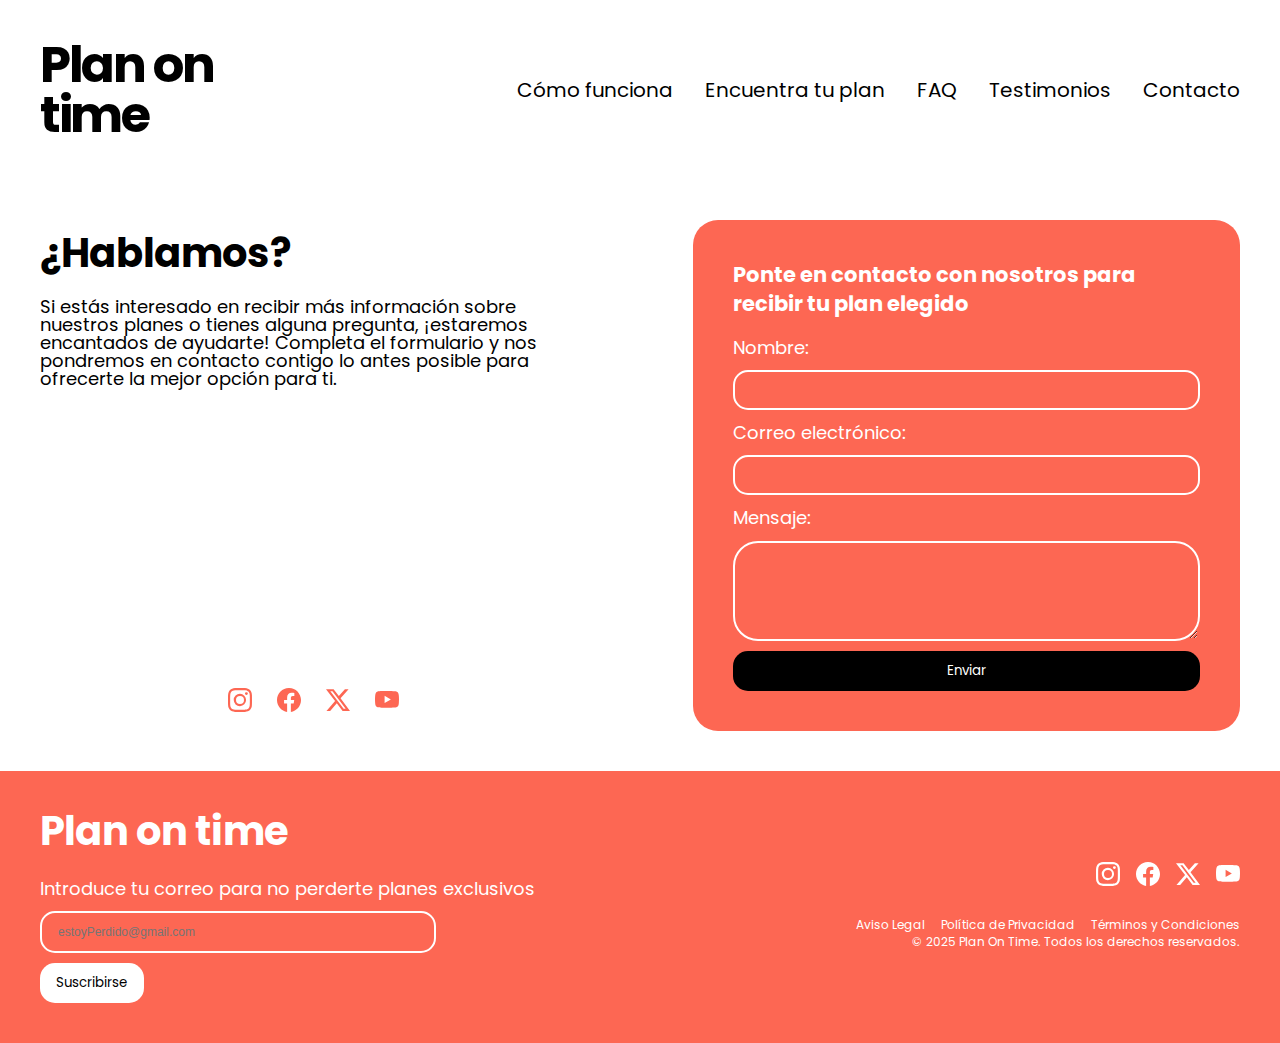
<file: plan-on-time/contacto.html>
<!-- 
 Descripción: Este archivo HTML contiene la pag. de contacto
 Estructura general:
    - Header / encabezado, con el logo y menu de navegación
    - Contenido principal
        - Resumen de la pag. de contacto
        - Redes sociales (solo lleva a la pag. de la RRSS porque no exite ninguna RRSS de Plan on Time)
        - Formulario de contacto
    - Footer / pie de página
-->


<!DOCTYPE html>
<html lang="en">
<head>
    <meta charset="UTF-8">
    <meta name="viewport" content="width=device-width, initial-scale=1.0">
    <title>Contacto</title>
    <link rel="stylesheet" href="css/contacto.css">
    <script src="js/contacto.js" defer></script>

     <!-- Tipografías -->
     <link rel="preconnect" href="https://fonts.googleapis.com">
     <link rel="preconnect" href="https://fonts.gstatic.com" crossorigin>
     <link href="https://fonts.googleapis.com/css2?family=Poppins:ital,wght@0,100;0,200;0,300;0,400;0,500;0,600;0,700;0,800;0,900;1,100;1,200;1,300;1,400;1,500;1,600;1,700;1,800;1,900&display=swap" rel="stylesheet">

    <!-- Logo en el navegador -->
    <link rel="icon" href="assets/logo/Logo.png" type="image/png">
     
</head>

<body>
    
<!-- Encabezado principal -->
<header class="Header">

    <div class="Header-top"> <!-- Para que quede en la misma linea -->
        <!-- Logo de la pag. web -->
        <h1 class="Header-logo">
            <a href="index.html" title="Plan on Time">Plan on time</a>
        </h1>

        <!-- Botón responsive para desplegar el menu de navegación -->
        <button class="Header-button">
            <svg xmlns="http://www.w3.org/2000/svg" width="30" height="30" fill="currentColor" class="bi bi-arrow-down-left" viewBox="0 0 16 16">
                <path fill-rule="evenodd" d="M2 13.5a.5.5 0 0 0 .5.5h6a.5.5 0 0 0 0-1H3.707L13.854 2.854a.5.5 0 0 0-.708-.708L3 12.293V7.5a.5.5 0 0 0-1 0z"/>
            </svg>
        </button>
    </div>

    <!-- Menu de navegación principal-->
    <nav class="Header-nav">
        <ul class="Header-ul">            
            <li class="Header-li">
                <!-- Ancla para que haga scroll en la propia pag -->
                <a href="index.html" title="Como funciona">Cómo funciona</a>
            </li> 
            <li class="Header-li">
                <a href="encuentra-tu-plan.html" title="Encuentra tu plan" target="_blank" rel="noopener noreferrer">Encuentra tu plan</a>
            </li> 
            <li class="Header-li">
                <a href="encuentra-tu-plan.html" id="#FAQ" title="FAQ" target="_blank" rel="noopener noreferrer">FAQ</a>
            </li>  
            <li class="Header-li"> 
                <!-- Ancla para que haga scroll en la propia pag -->
                <a href="index.html" title="Testimonios">Testimonios</a>
            </li>         
            <li class="Header-li"> 
                <a href="contacto.html" title="Contacto" target="_blank" rel="noopener noreferrer">Contacto</a>
            </li>        
        </ul>
    </nav>

</header>

<main class="Main">
    
    <!-- Contenido principal -->
    <div class="Main-content">

        <div class="Main-column-right">
            <!-- Resumen de la pag. de contacto -->
            <div class="Main-contact-text">
                <h2 class="Main-tittle-h2 observe">¿Hablamos?</h2>
                <p class="Main-text observe">Si estás interesado en recibir más información sobre nuestros planes o tienes alguna pregunta, ¡estaremos encantados de ayudarte! Completa el formulario y nos pondremos en contacto contigo lo antes posible para ofrecerte la mejor opción para ti.</p>
            </div>

            <!-- Lista de las redes sociales (solo lleva a la pag. de la RRSS porque no exite ninguna RRSS de Plan on Time) -->
            <div class="Main-RRSS observe">
                <ul class="Main-ul Main-ul--RRSS">
                    <li class="Main-li">
                        <a href="https://www.instagram.com/" title="Instagram" target="_blank" rel="noopener noreferrer">
                            <svg xmlns="http://www.w3.org/2000/svg" width="16" height="16" fill="currentColor" class="bi bi-instagram" viewBox="0 0 16 16">
                                <path d="M8 0C5.829 0 5.556.01 4.703.048 3.85.088 3.269.222 2.76.42a3.9 3.9 0 0 0-1.417.923A3.9 3.9 0 0 0 .42 2.76C.222 3.268.087 3.85.048 4.7.01 5.555 0 5.827 0 8.001c0 2.172.01 2.444.048 3.297.04.852.174 1.433.372 1.942.205.526.478.972.923 1.417.444.445.89.719 1.416.923.51.198 1.09.333 1.942.372C5.555 15.99 5.827 16 8 16s2.444-.01 3.298-.048c.851-.04 1.434-.174 1.943-.372a3.9 3.9 0 0 0 1.416-.923c.445-.445.718-.891.923-1.417.197-.509.332-1.09.372-1.942C15.99 10.445 16 10.173 16 8s-.01-2.445-.048-3.299c-.04-.851-.175-1.433-.372-1.941a3.9 3.9 0 0 0-.923-1.417A3.9 3.9 0 0 0 13.24.42c-.51-.198-1.092-.333-1.943-.372C10.443.01 10.172 0 7.998 0zm-.717 1.442h.718c2.136 0 2.389.007 3.232.046.78.035 1.204.166 1.486.275.373.145.64.319.92.599s.453.546.598.92c.11.281.24.705.275 1.485.039.843.047 1.096.047 3.231s-.008 2.389-.047 3.232c-.035.78-.166 1.203-.275 1.485a2.5 2.5 0 0 1-.599.919c-.28.28-.546.453-.92.598-.28.11-.704.24-1.485.276-.843.038-1.096.047-3.232.047s-2.39-.009-3.233-.047c-.78-.036-1.203-.166-1.485-.276a2.5 2.5 0 0 1-.92-.598 2.5 2.5 0 0 1-.6-.92c-.109-.281-.24-.705-.275-1.485-.038-.843-.046-1.096-.046-3.233s.008-2.388.046-3.231c.036-.78.166-1.204.276-1.486.145-.373.319-.64.599-.92s.546-.453.92-.598c.282-.11.705-.24 1.485-.276.738-.034 1.024-.044 2.515-.045zm4.988 1.328a.96.96 0 1 0 0 1.92.96.96 0 0 0 0-1.92m-4.27 1.122a4.109 4.109 0 1 0 0 8.217 4.109 4.109 0 0 0 0-8.217m0 1.441a2.667 2.667 0 1 1 0 5.334 2.667 2.667 0 0 1 0-5.334"/>
                            </svg>
                        </a>
                    </li>
                    <li class="Main-li">
                        <a href="https://www.facebook.com/" title="Facebook" target="_blank" rel="noopener noreferrer">
                            <svg xmlns="http://www.w3.org/2000/svg" width="16" height="16" fill="currentColor" class="bi bi-facebook" viewBox="0 0 16 16">
                                <path d="M16 8.049c0-4.446-3.582-8.05-8-8.05C3.58 0-.002 3.603-.002 8.05c0 4.017 2.926 7.347 6.75 7.951v-5.625h-2.03V8.05H6.75V6.275c0-2.017 1.195-3.131 3.022-3.131.876 0 1.791.157 1.791.157v1.98h-1.009c-.993 0-1.303.621-1.303 1.258v1.51h2.218l-.354 2.326H9.25V16c3.824-.604 6.75-3.934 6.75-7.951"/>
                            </svg>
                        </a>
                    </li>
                    <li class="Main-li">
                        <a href="https://twitter.com/" title="Twitter" target="_blank" rel="noopener noreferrer">
                            <svg xmlns="http://www.w3.org/2000/svg" width="16" height="16" fill="currentColor" class="bi bi-twitter-x" viewBox="0 0 16 16">
                            <path d="M12.6.75h2.454l-5.36 6.142L16 15.25h-4.937l-3.867-5.07-4.425 5.07H.316l5.733-6.57L0 .75h5.063l3.495 4.633L12.601.75Zm-.86 13.028h1.36L4.323 2.145H2.865z"/>
                            </svg>
                        </a>
                    </li>
                    <li class="Main-li">
                        <a href="https://www.youtube.com/" title="Youtube" target="_blank" rel="noopener noreferrer">
                            <svg xmlns="http://www.w3.org/2000/svg" width="16" height="16" fill="currentColor" class="bi bi-youtube" viewBox="0 0 16 16">
                                <path d="M8.051 1.999h.089c.822.003 4.987.033 6.11.335a2.01 2.01 0 0 1 1.415 1.42c.101.38.172.883.22 1.402l.01.104.022.26.008.104c.065.914.073 1.77.074 1.957v.075c-.001.194-.01 1.108-.082 2.06l-.008.105-.009.104c-.05.572-.124 1.14-.235 1.558a2.01 2.01 0 0 1-1.415 1.42c-1.16.312-5.569.334-6.18.335h-.142c-.309 0-1.587-.006-2.927-.052l-.17-.006-.087-.004-.171-.007-.171-.007c-1.11-.049-2.167-.128-2.654-.26a2.01 2.01 0 0 1-1.415-1.419c-.111-.417-.185-.986-.235-1.558L.09 9.82l-.008-.104A31 31 0 0 1 0 7.68v-.123c.002-.215.01-.958.064-1.778l.007-.103.003-.052.008-.104.022-.26.01-.104c.048-.519.119-1.023.22-1.402a2.01 2.01 0 0 1 1.415-1.42c.487-.13 1.544-.21 2.654-.26l.17-.007.172-.006.086-.003.171-.007A100 100 0 0 1 7.858 2zM6.4 5.209v4.818l4.157-2.408z"/>
                            </svg>
                        </a>
                    </li>
                </ul>
            </div>
        </div>

        <div class="Main-column-left">
            <div class="Main-wrapper observe">
                <h3 class="Main-tittle-h3">Ponte en contacto con nosotros para recibir tu plan elegido</h3>
        
                <!-- Formulario de contacto -->
                <form class="Main-form">
                    <label for="name" class="Main-form-label">Nombre:</label>
                    <input type="text" id="name" name="name" class="Main-form-input" required>

                    <label for="email" class="Main-form-label">Correo electrónico:</label>
                    <input type="email" id="email" name="email" class="Main-form-input" required>

                    <label for="message" class="Main-form-label">Mensaje:</label>
                    <textarea id="message" name="message" class="Main-form-textarea" required></textarea>

                    <button type="submit" class="Main-form-button">Enviar</button>
                </form>
            </div>
        </div>
        
    </div>
</main>

<!-- Pie de página -->
<footer class="Footer">

    <div class="Footer-column-left">

        <!-- Logo de la pag. web -->
        <h2 class="Footer-logo">Plan on time</h2>

        <!-- Formulario para suscripción a planes exclusivos -->
        <div class="Footer-subscription">
            <form action="subscribe.php" method="POST" class="Footer-form">
                <label for="email" class="Footer-form-label">Introduce tu correo para no perderte planes exclusivos</label>
                <input type="email" id="email" name="email" class="Footer-form-input" placeholder="estoyPerdido@gmail.com" required>
                <button type="submit" class="Footer-form-button">Suscribirse</button>
            </form>
        </div>

    </div>

    <div class="Footer-column-right">

        <!-- Lista de las redes sociales (solo lleva a la pag. de la RRSS porque no exite ninguna RRSS de Plan on Time) -->
        <div class="Footer-RRSS">
            <ul class="Footer-ul Footer-ul--RRSS">
                <li class="Footer-li">
                    <a href="https://www.instagram.com/" title="Instagram" target="_blank" rel="noopener noreferrer">
                        <svg xmlns="http://www.w3.org/2000/svg" width="16" height="16" fill="currentColor" class="bi bi-instagram" viewBox="0 0 16 16">
                            <path d="M8 0C5.829 0 5.556.01 4.703.048 3.85.088 3.269.222 2.76.42a3.9 3.9 0 0 0-1.417.923A3.9 3.9 0 0 0 .42 2.76C.222 3.268.087 3.85.048 4.7.01 5.555 0 5.827 0 8.001c0 2.172.01 2.444.048 3.297.04.852.174 1.433.372 1.942.205.526.478.972.923 1.417.444.445.89.719 1.416.923.51.198 1.09.333 1.942.372C5.555 15.99 5.827 16 8 16s2.444-.01 3.298-.048c.851-.04 1.434-.174 1.943-.372a3.9 3.9 0 0 0 1.416-.923c.445-.445.718-.891.923-1.417.197-.509.332-1.09.372-1.942C15.99 10.445 16 10.173 16 8s-.01-2.445-.048-3.299c-.04-.851-.175-1.433-.372-1.941a3.9 3.9 0 0 0-.923-1.417A3.9 3.9 0 0 0 13.24.42c-.51-.198-1.092-.333-1.943-.372C10.443.01 10.172 0 7.998 0zm-.717 1.442h.718c2.136 0 2.389.007 3.232.046.78.035 1.204.166 1.486.275.373.145.64.319.92.599s.453.546.598.92c.11.281.24.705.275 1.485.039.843.047 1.096.047 3.231s-.008 2.389-.047 3.232c-.035.78-.166 1.203-.275 1.485a2.5 2.5 0 0 1-.599.919c-.28.28-.546.453-.92.598-.28.11-.704.24-1.485.276-.843.038-1.096.047-3.232.047s-2.39-.009-3.233-.047c-.78-.036-1.203-.166-1.485-.276a2.5 2.5 0 0 1-.92-.598 2.5 2.5 0 0 1-.6-.92c-.109-.281-.24-.705-.275-1.485-.038-.843-.046-1.096-.046-3.233s.008-2.388.046-3.231c.036-.78.166-1.204.276-1.486.145-.373.319-.64.599-.92s.546-.453.92-.598c.282-.11.705-.24 1.485-.276.738-.034 1.024-.044 2.515-.045zm4.988 1.328a.96.96 0 1 0 0 1.92.96.96 0 0 0 0-1.92m-4.27 1.122a4.109 4.109 0 1 0 0 8.217 4.109 4.109 0 0 0 0-8.217m0 1.441a2.667 2.667 0 1 1 0 5.334 2.667 2.667 0 0 1 0-5.334"/>
                        </svg>
                    </a>
                </li>
                <li class="Footer-li">
                    <a href="https://www.facebook.com/" title="Facebook" target="_blank" rel="noopener noreferrer">
                        <svg xmlns="http://www.w3.org/2000/svg" width="16" height="16" fill="currentColor" class="bi bi-facebook" viewBox="0 0 16 16">
                            <path d="M16 8.049c0-4.446-3.582-8.05-8-8.05C3.58 0-.002 3.603-.002 8.05c0 4.017 2.926 7.347 6.75 7.951v-5.625h-2.03V8.05H6.75V6.275c0-2.017 1.195-3.131 3.022-3.131.876 0 1.791.157 1.791.157v1.98h-1.009c-.993 0-1.303.621-1.303 1.258v1.51h2.218l-.354 2.326H9.25V16c3.824-.604 6.75-3.934 6.75-7.951"/>
                        </svg>
                    </a>
                </li>
                <li class="Footer-li">
                    <a href="https://twitter.com/" title="Twitter" target="_blank" rel="noopener noreferrer">
                        <svg xmlns="http://www.w3.org/2000/svg" width="16" height="16" fill="currentColor" class="bi bi-twitter-x" viewBox="0 0 16 16">
                        <path d="M12.6.75h2.454l-5.36 6.142L16 15.25h-4.937l-3.867-5.07-4.425 5.07H.316l5.733-6.57L0 .75h5.063l3.495 4.633L12.601.75Zm-.86 13.028h1.36L4.323 2.145H2.865z"/>
                        </svg>
                    </a>
                </li>
                <li class="Footer-li">
                    <a href="https://www.youtube.com/" title="Youtube" target="_blank" rel="noopener noreferrer">
                        <svg xmlns="http://www.w3.org/2000/svg" width="16" height="16" fill="currentColor" class="bi bi-youtube" viewBox="0 0 16 16">
                            <path d="M8.051 1.999h.089c.822.003 4.987.033 6.11.335a2.01 2.01 0 0 1 1.415 1.42c.101.38.172.883.22 1.402l.01.104.022.26.008.104c.065.914.073 1.77.074 1.957v.075c-.001.194-.01 1.108-.082 2.06l-.008.105-.009.104c-.05.572-.124 1.14-.235 1.558a2.01 2.01 0 0 1-1.415 1.42c-1.16.312-5.569.334-6.18.335h-.142c-.309 0-1.587-.006-2.927-.052l-.17-.006-.087-.004-.171-.007-.171-.007c-1.11-.049-2.167-.128-2.654-.26a2.01 2.01 0 0 1-1.415-1.419c-.111-.417-.185-.986-.235-1.558L.09 9.82l-.008-.104A31 31 0 0 1 0 7.68v-.123c.002-.215.01-.958.064-1.778l.007-.103.003-.052.008-.104.022-.26.01-.104c.048-.519.119-1.023.22-1.402a2.01 2.01 0 0 1 1.415-1.42c.487-.13 1.544-.21 2.654-.26l.17-.007.172-.006.086-.003.171-.007A100 100 0 0 1 7.858 2zM6.4 5.209v4.818l4.157-2.408z"/>
                        </svg>
                    </a>
                </li>
            </ul>
        </div>

       
        <div class="Footer-legal">
            <!-- Lista de enlaces legales (no están creados los html de los enlaces legales) -->
            <ul class="Footer-ul Footer-ul--legal">
                <li class="Footer-li">
                    <a href="legal/aviso-legal.html" title="Aviso-legal" target="_blank" rel="noopener noreferrer">Aviso Legal</a>
                </li>
                <li class="Footer-li">
                    <a href="legal/politica-privacidad.html" title="politica-privacidad" target="_blank" rel="noopener noreferrer">Política de Privacidad</a>
                </li>
                <li class="Footer-li">
                    <a href="legal/terminos-condiciones.html" title="terminos-condiciones" target="_blank" rel="noopener noreferrer">Términos y Condiciones</a>
                </li>
            </ul>
             <!-- Párrafo de copy -->
            <div class="Footer-copy">
                <p>© 2025 Plan On Time. Todos los derechos reservados.</p>
            </div>
        </div>

    </div>
    
</footer>

</body>
</html>
</file>
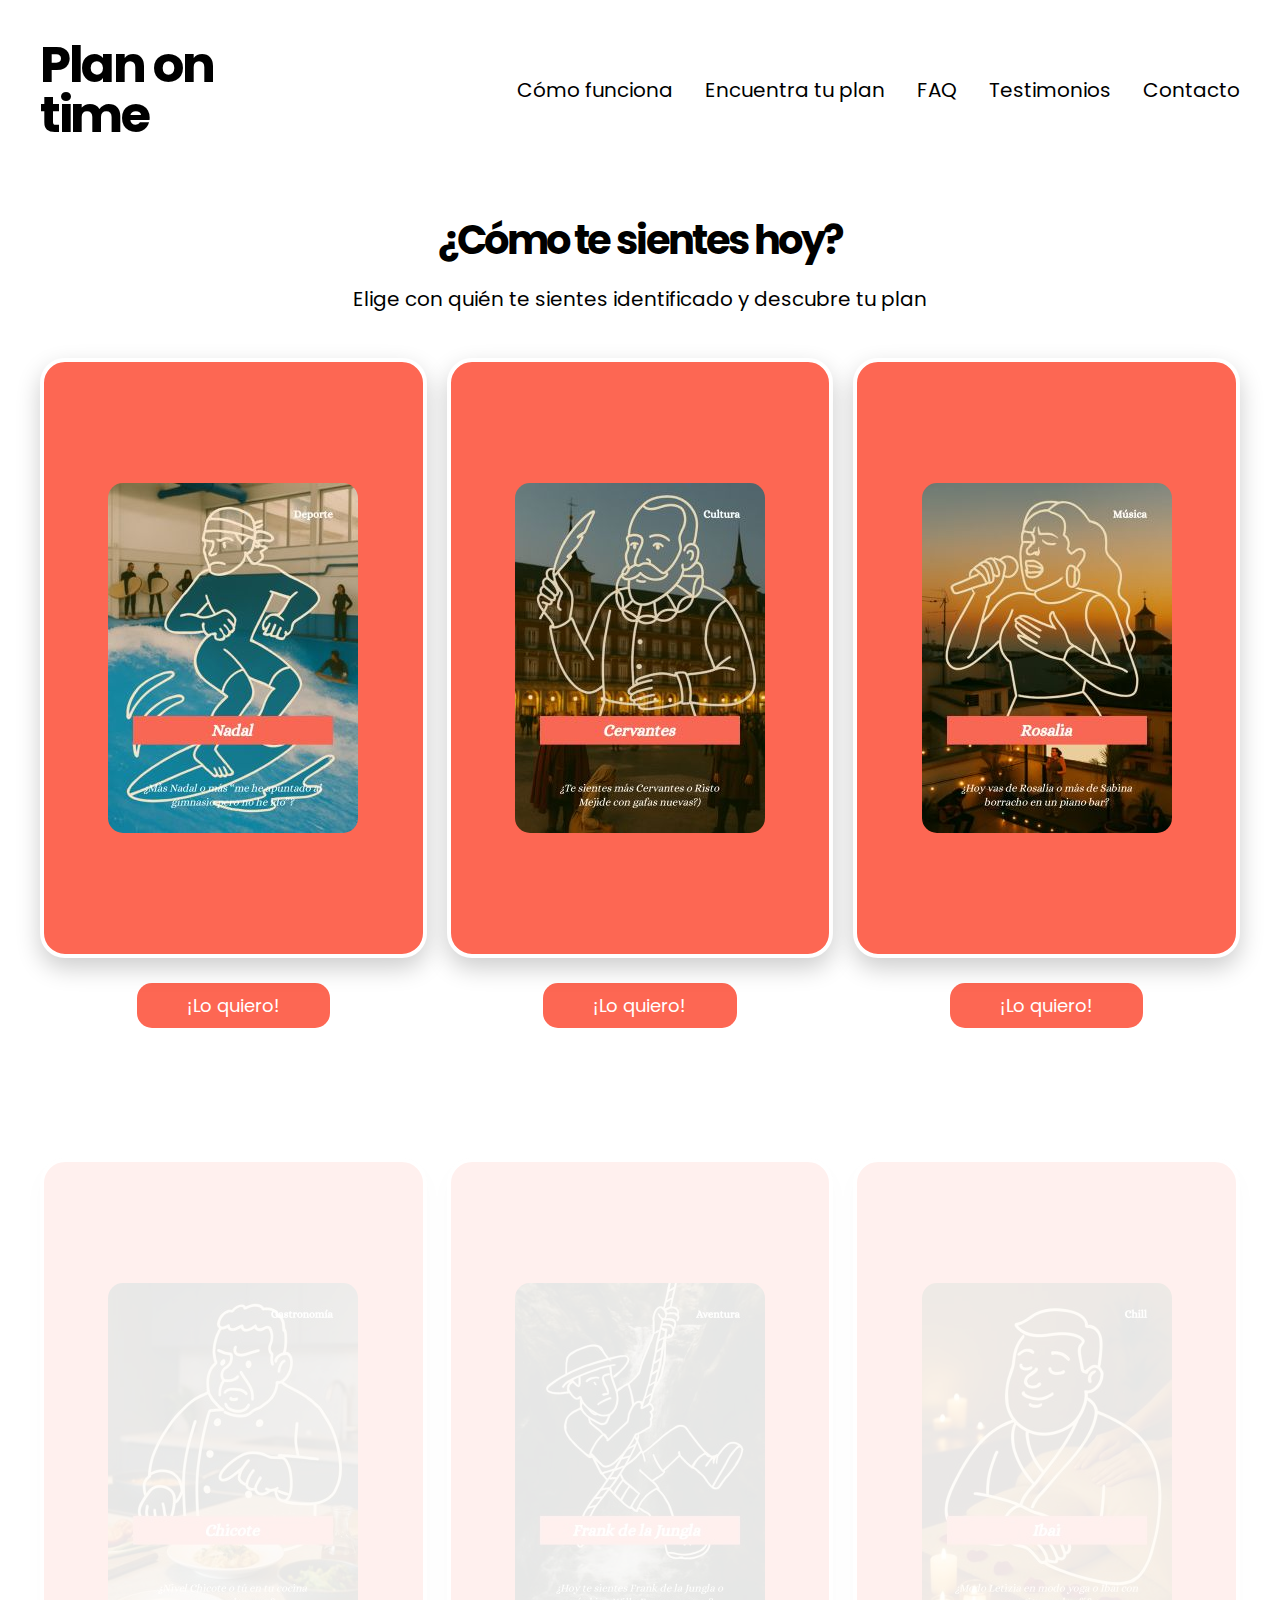
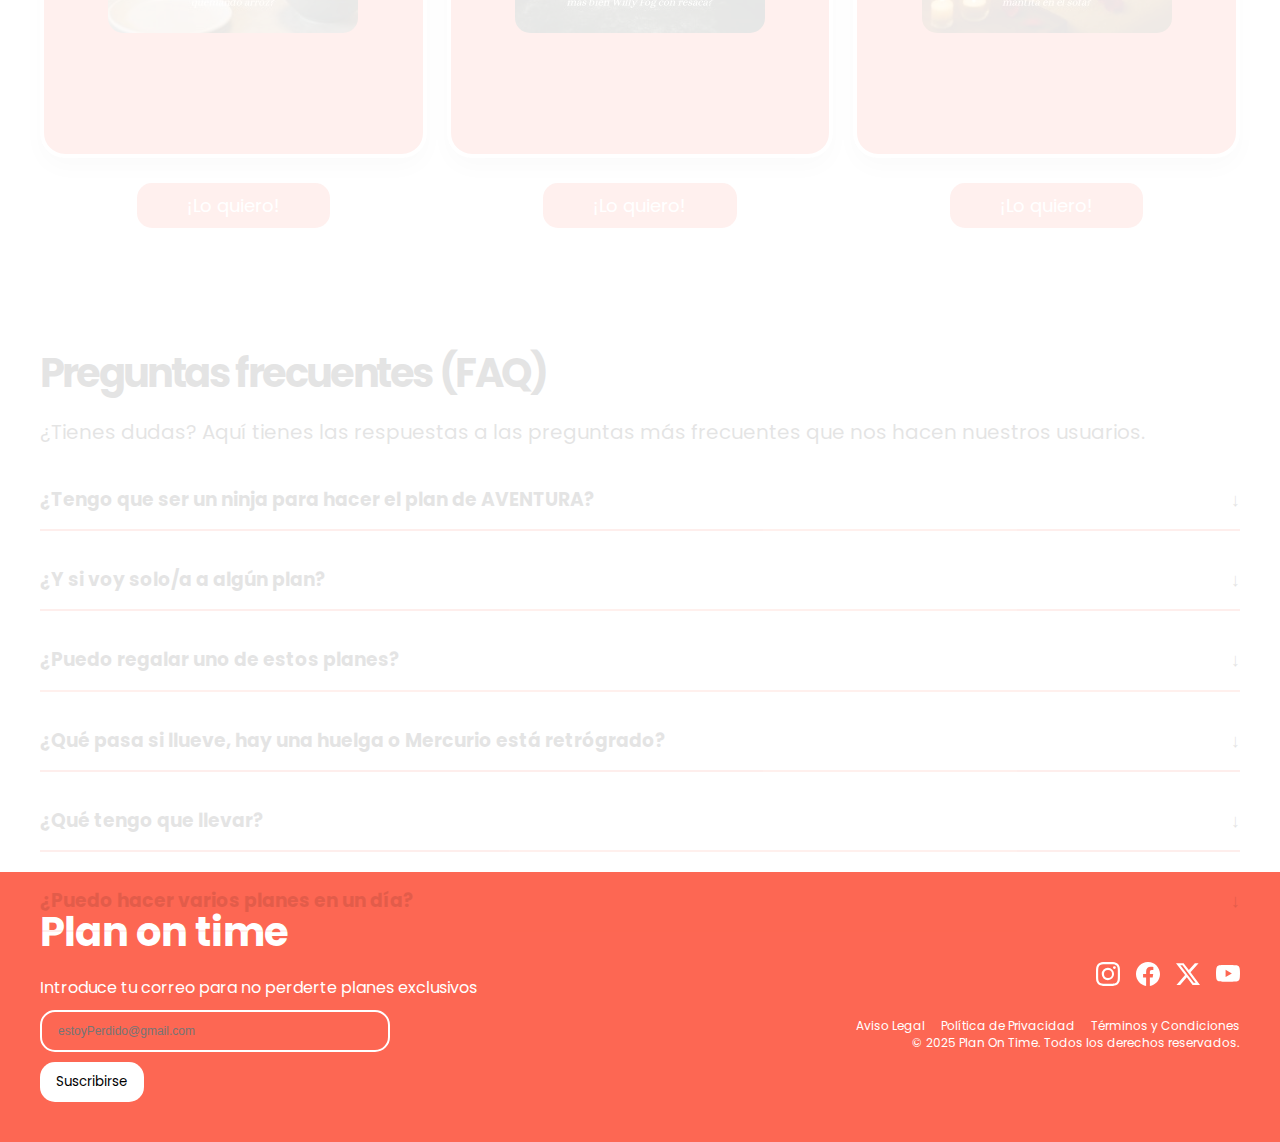
<file: plan-on-time/encuentra-tu-plan.html>
<!-- 
 Descripción: Este archivo HTML contiene la pag. "Encuentra tu plan" donde están todos los planes disponibles
 Estructura general:
    - Header / encabezado, con el logo y menu de navegación
    - Contenido principal
        - Titulo introductorio
        - Grid con todas las tarjetas de los planes
            - Tarjeta del plan (6)
                - Imagen descriptiva del plan (optimizada)
                - Titulo del tipo de plan
                - Texto descriptivo del tipo de plan
    - Footer / pie de página
-->

<!DOCTYPE html>
<html lang="en">
<head>
    <meta charset="UTF-8">
    <meta name="viewport" content="width=device-width, initial-scale=1.0">
    <title>Encuentra tu plan</title>
    <link rel="stylesheet" href="css/encuentra-tu-plan.css">
    <script src="js/encuentra-tu-plan.js" defer></script>

     <!-- Tipografías -->
     <link rel="preconnect" href="https://fonts.googleapis.com">
     <link rel="preconnect" href="https://fonts.gstatic.com" crossorigin>
     <link href="https://fonts.googleapis.com/css2?family=Poppins:ital,wght@0,100;0,200;0,300;0,400;0,500;0,600;0,700;0,800;0,900;1,100;1,200;1,300;1,400;1,500;1,600;1,700;1,800;1,900&display=swap" rel="stylesheet">

    <!-- Logo en el navegador -->
    <link rel="icon" href="assets/logo/Logo.png" type="image/png">
     
</head>
<body>


<!-- Encabezado principal -->
<header class="Header">

    <div class="Header-top"> <!-- Para que quede en la misma linea -->
        <!-- Logo de la pag. web -->
        <h1 class="Header-logo">
            <a href="index.html" title="Plan-on-Time">Plan on time</a>
        </h1>

        <!-- Botón responsive para desplegar el menu de navegación -->
        <button class="Header-button">
            <svg xmlns="http://www.w3.org/2000/svg" width="30" height="30" fill="currentColor" class="bi bi-arrow-down-left" viewBox="0 0 16 16">
                <path fill-rule="evenodd" d="M2 13.5a.5.5 0 0 0 .5.5h6a.5.5 0 0 0 0-1H3.707L13.854 2.854a.5.5 0 0 0-.708-.708L3 12.293V7.5a.5.5 0 0 0-1 0z"/>
            </svg>
        </button>
    </div>

    <!-- Menu de navegación principal-->
    <nav class="Header-nav">
        <ul class="Header-ul">            
            <li class="Header-li">
                <!-- Ancla para que haga scroll en la propia pag -->
                <a href="index.html" title="Como-funciona">Cómo funciona</a>
            </li> 
            <li class="Header-li">
                <a href="encuentra-tu-plan.html" title="Encuentra-tu-plan" target="_blank" rel="noopener noreferrer">Encuentra tu plan</a>
            </li>  
            <li class="Header-li">
                <a href="#FAQ" title="FAQ" target="_blank" rel="noopener noreferrer">FAQ</a>
            </li> 
            <li class="Header-li"> 
                <!-- Ancla para que haga scroll en la propia pag -->
                <a href="index.html" title="Testimonios">Testimonios</a>
            </li>         
            <li class="Header-li"> 
                <a href="contacto.html" title="Contacto" target="_blank" rel="noopener noreferrer">Contacto</a>
            </li>
        </ul>
    </nav>

</header>

<!-- Contenido principal -->
<main class="Main">

    <!-- Titulo introductorio -->
    <section class="Main-tittle">
        <h2 class="Main-tittle-h2">¿Cómo te sientes hoy?</h2>
        <p class="Main-tittle-p">Elige con quién te sientes identificado y descubre tu plan</p>
    </section>

    <!-- Grid con todas las tarjetas de los planes -->
    <div class="Main-cards">
        <!-- Lista de cartas -->
        <ul class="Main-grid">

            <li class="Main-card observe">
                <!-- Para que haga el efecto de girar -->
                <div class="Main-card-inner">
                    <!-- Carta por delante -->
                    <div class="Main-card-front">
                        <!-- Imagen descriptiva del plan (optimizada) -->
                        <picture>
                            <source srcset="assets/cartas/finales/Nadal.jpg" type="image/jpg">
                            <img class="Main-card-img" src="assets/cartas/finales/Nadal.webp" alt="Deporte">
                        </picture>                 
                    </div>

                    <!-- Carta por detrás -->
                    <div class="Main-card-back">
                        <!-- Titulo del tipo de plan -->
                        <h3 class="Main-tittle-h3">Clase de surf indoor</h3> 

                        <!-- Lista del texto descriptivo del tipo de plan -->
                        <ul class="Main-card-text">
                            <li class="Main-card-li"><span class="Main-span-strong">Duración:</span> 1h (pero te vas con agujetas pa’ tres días)</li>
                            <li class="Main-card-li"><span class="Main-span-strong">Precio:</span> 25-35€</li>
                            <li class="Main-card-li"><span class="Main-span-strong">Personas:</span> ideal 1-3 (más, y hay pelea por la tabla como en Gran Hermano)</li>
                            <li class="Main-card-li"><span class="Main-span-strong">Nivel físico:</span> no hace falta ser Thor, pero ayuda tener equilibrio</li>
                            <li class="Main-card-li"><span class="Main-span-strong">Extra:</span> instructor guapo/a incluido (no garantizado, sorry)</li>
                        </ul>

                        <p class="Main-card-p">El único sitio donde puedes caerte 20 veces y seguir sintiéndote cool. Casi como en la vida, pero con neopreno.</p>
                    </div>
                </div>

                <!-- Botón para seleccionar el plan -->
                <a class="Main-card-button" href="contacto.html" title="lo-quiero" target="_blank" rel="noopener noreferrer">¡Lo quiero!</a>
            </li>

            <li class="Main-card observe">
                <!-- Para que haga el efecto de girar -->
                <div class="Main-card-inner">
                    <!-- Carta por delante -->
                    <div class="Main-card-front">
                        <!-- Imagen descriptiva del plan (optimizada) -->
                        <picture>   
                            <source srcset="assets/cartas/finales/Cervantes.jpg" type="image/jpg">
                            <img class="Main-card-img" src="assets/cartas/finales/Cervantes.webp" alt="Cultura">
                        </picture>                 
                    </div>

                    <!-- Carta por detrás -->
                    <div class="Main-card-back">
                        <!-- Titulo del tipo de plan -->
                        <h3 class="Main-tittle-h3">Tour teatralizado por el Madrid de los Austrias</h3> 

                        <!-- Lista del texto descriptivo del tipo de plan -->
                        <ul class="Main-card-text">
                            <li class="Main-card-li"><span class="Main-span-strong">Duración:</span> 2h</li>
                            <li class="Main-card-li"><span class="Main-span-strong">Precio:</span> desde 12€ (gratis si haces la risa floja)</li>
                            <li class="Main-card-li"><span class="Main-span-strong">Personas:</span> desde 1 (sí, también puedes culturizarte sol@, filósofo)</li>
                            <li class="Main-card-li"><span class="Main-span-strong">Nivel de intensidad:</span> como leer el BOE con una copa de vino</li>
                            <li class="Main-card-li"><span class="Main-span-strong">Extras:</span> actores vestidos de época, aunque no esperes ver a Brad Pitt haciendo de Felipe II</li>
                        </ul>

                        <p class="Main-card-p">¿Quién dijo que aprender historia no podía incluir chistes de suegras medievales?</p>
                    </div>
                </div>

                <!-- Botón para seleccionar el plan -->
                <!-- Hrfe de compra ficticio porque no esta creada la pag. de compra -->
                <a class="Main-card-button" href="contacto.html" title="lo-quiero" target="_blank" rel="noopener noreferrer">¡Lo quiero!</a>
            </li>

            <li class="Main-card observe">
                <!-- Para que haga el efecto de girar -->
                <div class="Main-card-inner">
                    <!-- Carta por delante -->
                    <div class="Main-card-front">
                        <!-- Imagen descriptiva del plan (optimizada) -->
                        <picture>
                            <source srcset="assets/cartas/finales/Rosalia.jpg" type="image/jpg">
                            <img class="Main-card-img" src="assets/cartas/finales/Rosalia.webp" alt="Música">
                        </picture>                 
                    </div>

                    <!-- Carta por detrás -->
                    <div class="Main-card-back">
                        <!-- Titulo del tipo de plan -->
                        <h3 class="Main-tittle-h3">Concierto indie en una azotea secreta</h3> 

                        <!-- Lista del texto descriptivo del tipo de plan -->
                        <ul class="Main-card-text">
                            <li class="Main-card-li"><span class="Main-span-strong">Duración:</span> 2-3h</li>
                            <li class="Main-card-li"><span class="Main-span-strong">Precio:</span> 15-25€ (depende del postureo)</li>
                            <li class="Main-card-li"><span class="Main-span-strong">Personas:</span> entre 2 y los que quepan sin tirar una copa</li>
                            <li class="Main-card-li"><span class="Main-span-strong">Ambiente:</span>  gafapasta pero con flow</li>
                            <li class="Main-card-li"><span class="Main-span-strong">Extras:</span> vistas, cerveza artesanal, y algún influencer con bigote irónico</li>
                        </ul>

                        <p class="Main-card-p">Si no te sabes las letras, finge que estás emocionado por la armonía tonal (nadie sabe qué significa eso, pero funciona).</p>
                    </div>
                </div>

                <!-- Botón para seleccionar el plan -->
                <!-- Hrfe de compra ficticio porque no esta creada la pag. de compra -->
                <a class="Main-card-button" href="contacto.html" title="lo-quiero" target="_blank" rel="noopener noreferrer">¡Lo quiero!</a>
            </li>

            <li class="Main-card observe">
                <!-- Para que haga el efecto de girar -->
                <div class="Main-card-inner">
                    <!-- Carta por delante -->
                    <div class="Main-card-front">
                        <!-- Imagen descriptiva del plan (optimizada) -->
                        <picture>    
                            <source srcset="assets/cartas/finales/Chicote.jpg" type="image/jpg">
                            <img class="Main-card-img" src="assets/cartas/finales/Chicote.webp" alt="Gastronomía" loading="lazy">
                        </picture>                 
                    </div>

                    <!-- Carta por detrás -->
                    <div class="Main-card-back">
                        <!-- Titulo del tipo de plan -->
                        <h3 class="Main-tittle-h3">Taller de cocina fusión con vino (mucho vino)</h3> 

                        <!-- Lista del texto descriptivo del tipo de plan -->
                        <ul class="Main-card-text">
                            <li class="Main-card-li"><span class="Main-span-strong">Duración:</span> 3h (2 cocinando, 1 presumiendo)</li>
                            <li class="Main-card-li"><span class="Main-span-strong">Precio:</span> 35-50€</li>
                            <li class="Main-card-li"><span class="Main-span-strong">Personas:</span> ideal 2-8 (más, y acabáis peleando por la última cucharilla)</li>
                            <li class="Main-card-li"><span class="Main-span-strong">Nivel chef:</span>  no hace falta saber cortar cebolla sin llorar</li>
                            <li class="Main-card-li"><span class="Main-span-strong">Extras:</span> lo que cocines te lo zampas (con suerte sin intoxicación)</li>
                        </ul>

                        <p class="Main-card-p">¿Resultado? Una cena que parece hecha por Dabiz Muñoz… si Dabiz Muñoz tuviera una mala noche.</p>
                    </div>
                </div>

                <!-- Botón para seleccionar el plan -->
                <!-- Hrfe de compra ficticio porque no esta creada la pag. de compra -->
                <a class="Main-card-button" href="contacto.html" title="lo-quiero"  target="_blank" rel="noopener noreferrer">¡Lo quiero!</a>
            </li>

            <li class="Main-card observe">
                <!-- Para que haga el efecto de girar -->
                <div class="Main-card-inner">
                    <!-- Carta por delante -->
                    <div class="Main-card-front">
                        <!-- Imagen descriptiva del plan (optimizada) -->
                        <picture>   
                            <source srcset="assets/cartas/finales/Frank.jpg" type="image/jpg">
                            <img class="Main-card-img" src="assets/cartas/finales/Frank.webp" alt="Aventura" loading="lazy">
                        </picture>                 
                    </div>

                    <!-- Carta por detrás -->
                    <div class="Main-card-back">
                        <!-- Titulo del tipo de plan -->
                        <h3 class="Main-tittle-h3">Barranquismo en la sierra de Guara</h3> 

                        <!-- Lista del texto descriptivo del tipo de plan -->
                        <ul class="Main-card-text">
                            <li class="Main-card-li"><span class="Main-span-strong">Duración:</span> 4-5h</li>
                            <li class="Main-card-li"><span class="Main-span-strong">Precio:</span> desde 40€</li>
                            <li class="Main-card-li"><span class="Main-span-strong">Personas:</span> ideal 4-6 (si vais más, ya sois un comando SEAL)</li>
                            <li class="Main-card-li"><span class="Main-span-strong">Forma física:</span> tipo Fernando Alonso esquivando a Stroll</li>
                            <li class="Main-card-li"><span class="Main-span-strong">Extras:</span> Casco incluido (no te hagas el valiente, no eres Thor)</li>
                        </ul>

                        <p class="Main-card-p">Si no gritas "¡barranco va!" no cuenta como descenso. Cuidadín con las piedras, que no son de peluche.</p>
                    </div>
                </div>

                <!-- Botón para seleccionar el plan -->
                <!-- Hrfe de compra ficticio porque no esta creada la pag. de compra -->
                <a class="Main-card-button" href="contacto.html" title="lo-quiero"  target="_blank" rel="noopener noreferrer">¡Lo quiero!</a>
            </li>

            <li class="Main-card observe">
                <!-- Para que haga el efecto de girar -->
                <div class="Main-card-inner">
                    <!-- Carta por delante -->
                    <div class="Main-card-front">
                        <!-- Imagen descriptiva del plan (optimizada) -->
                        <picture>
                            <source srcset="assets/cartas/finales/Ibai.jpg" type="image/jpg">
                            <img class="Main-card-img" src="assets/cartas/finales/Ibai.webp" alt="Chill" loading="lazy">
                        </picture>                 
                    </div>

                    <!-- Carta por detrás -->
                    <div class="Main-card-back">
                        <!-- Titulo del tipo de plan -->
                        <h3 class="Main-tittle-h3">Baños árabes con masaje relajante</h3> 

                        <!-- Lista del texto descriptivo del tipo de plan -->
                        <ul class="Main-card-text">
                            <li class="Main-card-li"><span class="Main-span-strong">Duración:</span> 1.5-2h</li>
                            <li class="Main-card-li"><span class="Main-span-strong">Precio:</span> desde 30€</li>
                            <li class="Main-card-li"><span class="Main-span-strong">Personas:</span> 1-4 (si sois más, es spa o comunión)</li>
                            <li class="Main-card-li"><span class="Main-span-strong">Nivel de paz interior:</span>   Dalai Lama tras un gintonic</li>
                            <li class="Main-card-li"><span class="Main-span-strong">Extras:</span> té, incienso y muchas ganas de no volver al curro</li>
                        </ul>

                        <p class="Main-card-p">Saldrás más blandit@ que las croquetas de tu abuela. Pero con más clase.</p>
                    </div>
                </div>

                <!-- Botón para seleccionar el plan -->
                <!-- Hrfe de compra ficticio porque no esta creada la pag. de compra -->
                <a class="Main-card-button" href="contacto.html" title="lo-quiero"  target="_blank" rel="noopener noreferrer">¡Lo quiero!</a>
            </li>

        </ul>
    </div>

    <!-- Sección para recopilar preguntas frecuentes -->
    <section class="Main-FAQ" id="FAQ">

        <!-- Titulo introductorio -->
        <div class="Main-intro">
            <h2 class="Main-tittle-h2 Main-tittle-h2--FAQ observe">Preguntas frecuentes (FAQ)</h2>
            <p class="Main-tittle-p Main-tittle-p--FAQ observe">¿Tienes dudas? Aquí tienes las respuestas a las preguntas más frecuentes que nos hacen nuestros usuarios.</p>
        </div>
        
        <!-- Acordeón para preguntas frecuentes -->
        <div class="Main-acordeon">
            <div class="Main-bloque observe">
                <h3 class="Main-pregunta">¿Tengo que ser un ninja para hacer el plan de AVENTURA?</h3>
                <p class="Main-respuesta">Nah, con que sepas distinguir tu pie derecho del izquierdo, vas bien. Pero si tu idea de deporte es abrir la nevera rápido, igual empieza por CULTURA.</p>
            </div>
            <div class="Main-bloque observe">
                <h3 class="Main-pregunta">¿Y si voy solo/a a algún plan?</h3>
                <p class="Main-respuesta">No pasa nada, esto no es una boda. Todos los planes aceptan almas libres. Algunos incluso se disfrutan más sin tener que esperar a que tu colega “llegue en 5”.</p>
            </div>
            <div class="Main-bloque observe">
                <h3 class="Main-pregunta">¿Puedo regalar uno de estos planes?</h3>
                <p class="Main-respuesta">Claro. ¿Qué mejor regalo que una experiencia que no se pueda devolver en Amazon? Hay opción de bono regalo, y no, no caduca en 24h como tu motivación de lunes.</p>
            </div>
            <div class="Main-bloque observe">
                <h3 class="Main-pregunta">¿Qué pasa si llueve, hay una huelga o Mercurio está retrógrado?</h3>
                <p class="Main-respuesta">Te avisamos con tiempo si se cancela y te damos opciones. Si tú decides no venir por alineación planetaria, háblalo con tu terapeuta y luego nos escribes.</p>
            </div>
            <div class="Main-bloque observe">
                <h3 class="Main-pregunta">¿Qué tengo que llevar?</h3>
                <p class="Main-respuesta">En cada carta te lo ponemos clarito. Si hay que llevar bañador, lo decimos. Si hay que llevar actitud, también. Spoiler: en CHILL, deja el estrés en casa.</p>
            </div>
            <div class="Main-bloque observe">
                <h3 class="Main-pregunta">¿Puedo hacer varios planes en un día?</h3>
                <p class="Main-respuesta">Tú puedes hacer lo que quieras, campeón. Pero pasar de un concierto indie a un taller de cocina y luego barranquismo... igual explotas. Respira, y deja alguno para otro finde.</p>
            </div>
        </div>
    </section>
    
</main>

<!-- Pie de página -->
<footer class="Footer">

    <div class="Footer-column-left">

        <!-- Logo de la pag. web -->
        <h2 class="Footer-logo">Plan on time</h2>

        <!-- Formulario para suscripción a planes exclusivos -->
        <div class="Footer-subscription">
            <form action="subscribe.php" method="POST" class="Footer-form">
                <label for="email" class="Footer-form-label">Introduce tu correo para no perderte planes exclusivos</label>
                <input type="email" id="email" name="email" class="Footer-form-input" placeholder="estoyPerdido@gmail.com" required>
                <button type="submit" class="Footer-form-button">Suscribirse</button>
            </form>
        </div>

    </div>

    <div class="Footer-column-right">

        <!-- Lista de las redes sociales (solo lleva a la pag. de la RRSS porque no exite ninguna RRSS de Plan on Time) -->
        <div class="Footer-RRSS">
            <ul class="Footer-ul Footer-ul--RRSS">
                <li class="Footer-li">
                    <a href="https://www.instagram.com/" title="Instagram" target="_blank" rel="noopener noreferrer">
                        <svg xmlns="http://www.w3.org/2000/svg" width="16" height="16" fill="currentColor" class="bi bi-instagram" viewBox="0 0 16 16">
                            <path d="M8 0C5.829 0 5.556.01 4.703.048 3.85.088 3.269.222 2.76.42a3.9 3.9 0 0 0-1.417.923A3.9 3.9 0 0 0 .42 2.76C.222 3.268.087 3.85.048 4.7.01 5.555 0 5.827 0 8.001c0 2.172.01 2.444.048 3.297.04.852.174 1.433.372 1.942.205.526.478.972.923 1.417.444.445.89.719 1.416.923.51.198 1.09.333 1.942.372C5.555 15.99 5.827 16 8 16s2.444-.01 3.298-.048c.851-.04 1.434-.174 1.943-.372a3.9 3.9 0 0 0 1.416-.923c.445-.445.718-.891.923-1.417.197-.509.332-1.09.372-1.942C15.99 10.445 16 10.173 16 8s-.01-2.445-.048-3.299c-.04-.851-.175-1.433-.372-1.941a3.9 3.9 0 0 0-.923-1.417A3.9 3.9 0 0 0 13.24.42c-.51-.198-1.092-.333-1.943-.372C10.443.01 10.172 0 7.998 0zm-.717 1.442h.718c2.136 0 2.389.007 3.232.046.78.035 1.204.166 1.486.275.373.145.64.319.92.599s.453.546.598.92c.11.281.24.705.275 1.485.039.843.047 1.096.047 3.231s-.008 2.389-.047 3.232c-.035.78-.166 1.203-.275 1.485a2.5 2.5 0 0 1-.599.919c-.28.28-.546.453-.92.598-.28.11-.704.24-1.485.276-.843.038-1.096.047-3.232.047s-2.39-.009-3.233-.047c-.78-.036-1.203-.166-1.485-.276a2.5 2.5 0 0 1-.92-.598 2.5 2.5 0 0 1-.6-.92c-.109-.281-.24-.705-.275-1.485-.038-.843-.046-1.096-.046-3.233s.008-2.388.046-3.231c.036-.78.166-1.204.276-1.486.145-.373.319-.64.599-.92s.546-.453.92-.598c.282-.11.705-.24 1.485-.276.738-.034 1.024-.044 2.515-.045zm4.988 1.328a.96.96 0 1 0 0 1.92.96.96 0 0 0 0-1.92m-4.27 1.122a4.109 4.109 0 1 0 0 8.217 4.109 4.109 0 0 0 0-8.217m0 1.441a2.667 2.667 0 1 1 0 5.334 2.667 2.667 0 0 1 0-5.334"/>
                        </svg>
                    </a>
                </li>
                <li class="Footer-li">
                    <a href="https://www.facebook.com/" title="Facebook" target="_blank" rel="noopener noreferrer">
                        <svg xmlns="http://www.w3.org/2000/svg" width="16" height="16" fill="currentColor" class="bi bi-facebook" viewBox="0 0 16 16">
                            <path d="M16 8.049c0-4.446-3.582-8.05-8-8.05C3.58 0-.002 3.603-.002 8.05c0 4.017 2.926 7.347 6.75 7.951v-5.625h-2.03V8.05H6.75V6.275c0-2.017 1.195-3.131 3.022-3.131.876 0 1.791.157 1.791.157v1.98h-1.009c-.993 0-1.303.621-1.303 1.258v1.51h2.218l-.354 2.326H9.25V16c3.824-.604 6.75-3.934 6.75-7.951"/>
                        </svg>
                    </a>
                </li>
                <li class="Footer-li">
                    <a href="https://twitter.com/" title="Twitter" target="_blank" rel="noopener noreferrer">
                        <svg xmlns="http://www.w3.org/2000/svg" width="16" height="16" fill="currentColor" class="bi bi-twitter-x" viewBox="0 0 16 16">
                        <path d="M12.6.75h2.454l-5.36 6.142L16 15.25h-4.937l-3.867-5.07-4.425 5.07H.316l5.733-6.57L0 .75h5.063l3.495 4.633L12.601.75Zm-.86 13.028h1.36L4.323 2.145H2.865z"/>
                        </svg>
                    </a>
                </li>
                <li class="Footer-li">
                    <a href="https://www.youtube.com/" title="Youtube" target="_blank" rel="noopener noreferrer">
                        <svg xmlns="http://www.w3.org/2000/svg" width="16" height="16" fill="currentColor" class="bi bi-youtube" viewBox="0 0 16 16">
                            <path d="M8.051 1.999h.089c.822.003 4.987.033 6.11.335a2.01 2.01 0 0 1 1.415 1.42c.101.38.172.883.22 1.402l.01.104.022.26.008.104c.065.914.073 1.77.074 1.957v.075c-.001.194-.01 1.108-.082 2.06l-.008.105-.009.104c-.05.572-.124 1.14-.235 1.558a2.01 2.01 0 0 1-1.415 1.42c-1.16.312-5.569.334-6.18.335h-.142c-.309 0-1.587-.006-2.927-.052l-.17-.006-.087-.004-.171-.007-.171-.007c-1.11-.049-2.167-.128-2.654-.26a2.01 2.01 0 0 1-1.415-1.419c-.111-.417-.185-.986-.235-1.558L.09 9.82l-.008-.104A31 31 0 0 1 0 7.68v-.123c.002-.215.01-.958.064-1.778l.007-.103.003-.052.008-.104.022-.26.01-.104c.048-.519.119-1.023.22-1.402a2.01 2.01 0 0 1 1.415-1.42c.487-.13 1.544-.21 2.654-.26l.17-.007.172-.006.086-.003.171-.007A100 100 0 0 1 7.858 2zM6.4 5.209v4.818l4.157-2.408z"/>
                        </svg>
                    </a>
                </li>
            </ul>
        </div>

       
        <div class="Footer-legal">
            <!-- Lista de enlaces legales (no están creados los html de los enlaces legales) -->
            <ul class="Footer-ul Footer-ul--legal">
                <li class="Footer-li">
                    <a href="legal/aviso-legal.html" title="Aviso-legal" target="_blank" rel="noopener noreferrer">Aviso Legal</a>
                </li>
                <li class="Footer-li">
                    <a href="legal/politica-privacidad.html" title="politica-privacidad" target="_blank" rel="noopener noreferrer">Política de Privacidad</a>
                </li>
                <li class="Footer-li">
                    <a href="legal/terminos-condiciones.html" title="terminos-condiciones" target="_blank" rel="noopener noreferrer">Términos y Condiciones</a>
                </li>
            </ul>
             <!-- Párrafo de copy -->
            <div class="Footer-copy">
                <p>© 2025 Plan On Time. Todos los derechos reservados.</p>
            </div>
        </div>

    </div>
    
</footer>
    
</body>
</html>
</file>
<file: css/index.css>
/* ----------------------------- *\
index.css 
- Reset / Normalizador
- Variables (root)
- Header
- Main
- Footer
/* ----------------------------- *\


/* -------------------- Reset -------------------- */

:root {
    /* Anclas suaves */
  scroll-behavior : smooth;
  }
  /* Reseteamos los margin, paddings y bordes de todas las etiquetas */
  * , *::before , *::after {
    margin : 0;
    padding : 0;
    border : 0;
    box-sizing : border-box;
    vertical-align : baseline;
  }
  
  /* Quitamos los puntos de los <li> */
  li , menu, summary {
    list-style-type : none;
  }

 /* Quitamos los subrayados de los enlaces */
  a {
    text-decoration : none;
    color : inherit;
  }
  ol {
    counter-reset : revert;
  }

  /* Nivelamos problemas de tipografías y colocación de formularios */
  form , input , textarea , select , button , label {
    background-color : transparent;
    display : block;
  }
  fieldset {
    border : none;
  }
  button , label {
    cursor : pointer;
    font-family: poppins, sans-serif;
  }
  /* Configuramos la tipografía para toda la web */
  body {
    min-height : 100vh;
    font-family: poppins, sans-serif;
    font-size: var(--body-font-size);
    line-height: var(--body-line-height);
  }
  html, body {
    width: 100%;
    overflow-x: hidden; /* evita desplazamiento lateral */
  }

  /* Configuramos la barra de scroll */
  body{
    overflow-y: auto; 
    scroll-behavior: smooth;
  }
    ::-webkit-scrollbar {
        width: 0.625rem;
    }
    ::-webkit-scrollbar-thumb {
        background-color: var(--color-primary);
        border-radius: .3125rem;
    }
    ::-webkit-scrollbar-thumb:hover {
        background: var(--color-primary);
    }


/* -------------------- Reset -------------------- */




/* -------------------- Variables -------------------- */
:root{
    /* Colores */
    --color-primary: hsl(7, 98%, 66%);      /* Color predominante de la web */

    /* Margenes */
    --margin-primary: 2.5rem;                /* Margin primario de toda la web */
    --margin-primary-resp: 1.25rem 2.5rem;   /* Margin primario de toda la web en responsive */

    /* Estilos de bordes */
    --border-radius: 1.5625rem;               /* Bordes redondeados de toda la web */
    --border-radius-small: .9375rem;          /* Bordes redondeados conradios 
    pequeños de toda la web */
    --border-weight: .125rem;                 /* Grosor de los bordes de toda la web */

    /* Tamaños de textos */
    --tittle-font-size: 3.125rem;             /* tamaño de los títulos */
    --tittle-font-size-resp: 2.5rem;          /* tamaño de los títulos en responsive */
    --header-font-size: 1.25rem;               /* tamaño del texto del header */
    --header-font-size-resp: 1rem;             /* tamaño del texto del header en responsive */
    --body-font-size: 1.125rem;                /* tamaño del texto del body */
    --body-font-size-resp: 1rem;               /* tamaño del texto del body en responsive */
    --button-font-size: 1.125rem;              /* tamaño del texto de los botones */
    --button-font-size-resp: 0.875rem;         /* tamaño del texto de los botones en responsive */
    --footer-font-size: .75rem;                /* tamaño del texto del footer */
    --footer-font-size-resp: .625rem;          /* tamaño del texto del footer en responsive */

    /* Interlineado e interletrado */
    --tittle-letter-spacing: -0.15rem;        /* interletrado de los títulos */  
    --tittle-line-height: 1;                  /* interlineado de los títulos */
    --body-line-height: 1.4;                  /* interlineado del body */
  

}
/* -------------------- Variables -------------------- */




/* -------------------- Header -------------------- */
/* Descripción: estilos para el encabezado
    Estructura:
        - Header-top
            - Header-logo
            - Header-button: botón menu responsive
        - Header-nav: menú de navegación
        - Header-ul: lista de enlaces
        - Header-li: enlaces
        
*/
.Header {
    width: 100%;
    min-height: 10vh;
  
    padding: var(--margin-primary);
    margin: auto;

    background-color: white;

    display: flex;
    flex-flow: row nowrap;
    justify-content: space-between;
    align-items: center;    

    position: fixed;
    top: 0;
    left: 0;
    z-index: 1000;    /* Para que siempre quede por encima del resto */

    font-size: var(--header-font-size);
}
.Header-top{}
.Header-logo {
    max-width: 12.5rem;
    word-wrap: break-word;          /* Para que el logo quede en dos lineas */

    letter-spacing: var(--tittle-letter-spacing);
    line-height: var(--tittle-line-height);
    font-size: var(--tittle-font-size);
}
.Header-button {
    display: none;
}
.Header-nav {
}
.Header-ul {
    display: flex;
    flex-flow: row nowrap;
    justify-content: space-between;
    align-items: center;
    gap: 2rem;
}
.Header-li {
}
.Header-li:hover {
    color: var(--color-primary);
    font-weight: 700;
    transition: all .5s ease ; 
}
.Header-li:active {
    color: var(--color-primary);
    font-weight: 700;
    transition: all .5s ease ; 
}
/* -------------------- Header -------------------- */



/* -------------------- Main -------------------- */
/* Descripción: estilos para el contenido principal de la web
    Estructura:
    - Main
        - Main-intro observe
        - Main-explain
        - Main-marquesina
        - Main-carrousel
*/
.Main {
    padding-top: 20vh;
}

/* --- Seccion principal / introducción --- */
/* Descripción: estilos para la sección principal de la web
    Estructura:
        - Main-intro
            - Main-slogan
                - Main-top
                    - Main-left
                    - Main-right
                - Main-bottom
                    - Main-left--line
                    - Main-right--text
            - Main-p
            - Main-button: con hrfe a la pag. de planes
*/

.Main-intro {
    background-color: var(--color-primary);
    border-radius: var(--border-radius);
    color: white;

    margin: 0 var(--margin-primary);
    padding: 2.5rem;


    display: flex;
    flex-flow: column nowrap;
    justify-content: center;
    align-items: start;
    gap: 1.5625rem;

    opacity: 0.1;
    translate:0 6.25rem ;
    transition: all .5s ease;
}
.Main-intro.isVisible{
    opacity: 1;
    translate:0;
}
.Main-slogan {
    width: 100%;

    font-size: 5rem;
    letter-spacing: var(--tittle-letter-spacing);
    word-spacing: .3125rem;
    line-height: var(--tittle-line-height);
}
.Main-top {

    display: flex;
    flex-flow: row wrap;
    justify-content: space-between;
    align-items: center;
}
.Main-left {
}
.Main-right {
}
.Main-bottom {
    display: flex;
    flex-flow: row nowrap;
    justify-content: center;
    align-items: center;
    gap: 5rem;
   
}
.Main-left--line {
    width: 25%;             
    height: .3125rem;
    background-color: white;
}
.Main-right--text {
}

.Main-p--intro {
    width: 55%;
    font-size: var(--header-font-size);
}
.Main-button {
    max-width: 100%;
    background-color: white;
    border-radius: var(--border-radius-small);
    padding: .75rem 1.5625rem;

    color: var(--color-primary);
    font-weight: 700;
    font-size: var(--button-font-size);
}
.Main-button:hover{
    font-style: italic;
}
.Main-button:active{
    font-style: italic;
}
/* --- Seccion principal / introducción --- */


/* --- Sección explicativa --- */
/* Descripción: estilos para la sección explicativa de la web
    Estructura:
        - Main-explain
            - Main-column-left
                - Main-video
            - Main-column-right
                - Main-tittle
                - Main-p (x4)
*/

.Main-explain {
    margin: var(--margin-primary);

    display: flex;
    flex-flow: row nowrap;
    justify-content: space-between;
    align-items: center;
    gap: 3.125rem;
}
.Main-column-left--video {
    width: calc(100% / 2);

    border-radius: var(--border-radius);

    opacity: 0.1;
    translate:0 6.25rem ;
    transition: all .5s ease;
}
.Main-column-left--video.isVisible{
    opacity: 1;
    translate:0;
}
.Main-video {
    width: 100%;
    height: 37.5rem;
    max-width: 50rem;

    object-fit: cover;
    border-radius: var(--border-radius);

}
.Main-column-right--text{
    width: calc(100% / 2);

    display: flex;
    flex-flow: column nowrap;
    justify-content: center;
    align-items: start;

    opacity: 0.1;
    translate:0 6.25rem ;
    transition: all .5s ease;

    line-height: 2;
}
.Main-column-right--text.isVisible{
    opacity: 1;
    line-height: 1;
    translate:0;
    transition: all .5s ease;
}
.Main-tittle {
    font-size: 1.5625rem;
    line-height: var(--tittle-line-height);
}
.Main-p--explain {
    width: 90%;

    padding-top: .625rem;

    font-size: var(--body-font-size);
}
.destacado{                               /* Span destacado que cambia de estilo */
    color: var(--color-primary);
    font-weight: 700;
}
.destacado:hover{
    font-style: italic;
}
.destacado:active{
    font-style: italic;
}

/* --- Sección explicativa --- */



/* --- Marquesina --- */
/* Descripción: estilos para la marquesina
    Estructura:
        - Main-marquesina
            - Main-marquesina-wrapper
                - Main-marquesina-span
*/
.Main-marquesina {
    width: 100%;
    padding: 1rem;
  
    margin: 2rem auto;
    overflow: hidden;
}
.Main-marquesina-wrapper {
    width: 400%;
    gap: 2rem;
    
    display: grid;
    grid-template-columns: repeat( 10 , 1fr );
    animation: marquesina 20s linear infinite both;
}
.Main-marquesina-span {
    display: flex;
    flex-flow: row nowrap;
    justify-content: center;
    align-items: center;

    border-radius: var(--border-radius-small);
    border: solid var(--color-primary) var(--border-weight);
    text-align: center;
}

@keyframes marquesina{
    0%{
      transform: translateX(0%);
    }
    100%{
      transform: translateX(-75%);
    }
}

/* --- Marquesina --- */


/* --- Carrousel --- */
/* Descripción: estilos para el carrousel
    Estructura:
        - Main-carrousel
            - Main-tittle
            - Main-carrousel-wrapper
                - Main-carrousel-item
                - Main-carrousel-puntos
                    - Main-carrousel-punto
*/

.Main-carrousel {
    width: 90%;
    max-width: 120rem;

    margin: var(--margin-primary);

    transition: all 0.4s ease;
    overflow: hidden;

    opacity: 0.1;
    translate:0 6.25rem ;
    transition: all .5s ease;
}
.Main-carrousel.isVisible{
    opacity: 1;
    translate:0;
}
.Main-tittle-carrousel{
}
.Main-carrousel-wrapper {
    padding: 2rem;
    
    width: 500%;
    display: flex;
    flex-flow: row nowrap;
    justify-content: space-between;
    align-items: center;
 
    transform: translateX(0%);

}
.Main-carrousel-item {
    width: calc( 100% / 5 - var(--margin-primary) );
    min-height: 10vh;

    padding: 1.25rem;

    display: flex;
    flex-flow: column nowrap;
    justify-content: center;
    align-items: start;
    gap: 1rem;

    border: solid var(--color-primary) var(--border-weight);
    border-radius: var(--border-radius);
 
    transition: all 0.4s ease;
}
  
.Main-carrousel-puntos{
    width: 100%;

    display: flex;
    flex-flow: row nowrap;
    justify-content: center;
    align-items: center;
    gap: .5rem;
}
  
.Main-carrousel-punto {
    width: 0.75rem;
    height: 0.75rem;
    border-radius: 50%;
    border: none;
    background-color: lightgray;
    cursor: pointer;
    transition: all 0.4s ease;
}
  
.Main-carrousel-punto.activo {
    background-color: var(--color-primary)
}

/* --- Carrousel --- */

/* -------------------- Main -------------------- */


/* -------------------- Footer -------------------- */
/* Descripción: estilos para el pie de pagina
    Estructura:
        - Footer
            - Footer-logo
            - Footer-subscription
                - Footer-subscription-title
                - Footer-form
                    - Footer-form-label
                    - Footer-form-input
                    - Footer-form-button
            - Footer-legal
                - Footer-ul
                    - Footer-li
            - Footer-RRSS
                - bi: iconos de redes sociales
            - Footer-copy: copyright
*/

.Footer {
    width: 100%;

    padding: var(--margin-primary);

    background-color: var(--color-primary);
    color: white;

    display: flex;
    flex-flow: row nowrap;
    justify-content: space-between;
    align-items: center;
}
.Footer-column-left {
    width: calc( 100% / 2 );

    display: flex;
    flex-flow: column nowrap;
    justify-content: space-between;
    align-items: flex-start;
    gap: 1.5625rem;
}
.Footer-logo {
    line-height: var(--tittle-line-height);
    font-size: var(--tittle-font-size-resp);
}
.Footer-subscription {
}
.Footer-form {
    width: 100%;

    display: flex;
    flex-flow: column nowrap;
    justify-content: space-between;
    align-items: start;
    gap: .625rem;
}
.Footer-form-label {
}
.Footer-form-input {
    width: 80%;
    
    padding: .75rem 1rem;

    font-size: var(--footer-font-size);

    border-radius: var(--border-radius-small);
    border: solid white var(--border-weight);  
}
.Footer-form-button {
    padding: .625rem 1rem;

    border-radius: var(--border-radius-small);
    background-color: white;
    color: black;
}
.Footer-form-button:hover{
    background-color: black;
    color: white;
    transition: all .5s ease ; 
}
.Footer-form-button:active{
    background-color: black;
    color: white;
    transition: all .5s ease ; 
}
.Footer-column-right {
    width: calc( 100% / 2 );

    display: flex;
    flex-flow: column nowrap;
    justify-content: space-between;
    align-items: flex-end;
    gap: 1.5625rem;

}
.bi {
    width: 1.5rem;
    height: 1.5rem;
}
.Footer-legal {
    font-size: var(--footer-font-size);
}
.Footer-ul {
    display: flex;
    flex-flow: row nowrap;
    justify-content: space-between;
    align-items: center;
    gap: 1rem;
}
.Footer-li {
}
.Footer-copy {
    text-align: end;
}

/* -------------------- Footer -------------------- */






/* -------------------- Responsive --------------------  */
/* Descripción: responsive de toda la web para que se pueda visualizar en dispositivos distintos
    Estructura: misma estructura tanto para tablets como para teléfonos
        - Header
            - Header-top
                - Header-h1: logo
                - Header-button: botón menu responsive
            - Header-nav: menú de navegación
            - Header-ul: lista de enlaces
            - Header-li: enlaces
        - Main
            - Main-intro
                - Main-slogan
                - Main-p
                - Main-button: con hrfe a la pag. de planes
        - Footer
*/

/* ------- Para tablets ------- */
@media (max-width: 1024px) {
    /* --- Header --- */
    .Header {
        width: 100%;
        padding-bottom: .625rem;
        /* color: white; */

        display: flex;
        flex-flow: column nowrap;
        justify-content: center;
        align-items: start; 
        gap: 1.5625rem;

        transform: translateY(-20px); 
    }
    .Header--active{
        background-color: var(--color-primary);

        transform: translateY(0px); 
        transition: all .5s ease ;
    }
    .Header-top{
        width: 100%;
        display: flex;
        flex-flow: row nowrap;
        justify-content: space-between;
        align-items: center;
    }
    .Header-button {
        display: flex;
        flex-flow: row nowrap;
        justify-content: center;
        align-items: center;
    }
    .Header-nav {
        width: 100%;
    }
    .Header-ul {
        height: 0;

        display: flex;
        flex-flow: column nowrap;
        justify-content: center;
        align-items: start;
        gap: 1rem;

        transform: translateY(-20px); 
        overflow: hidden;
        transition: all .5s ease ; 
    }
    .Header-li{
        width: 100%;
        padding: 0 0 .625rem 0 ;
        border-bottom: solid black .0938rem;
    }
    .Header-li:hover {
        color: white;
        font-weight: 700;
        transition: all .5s ease ; 
    }
    .Header-li:active {
        color: white;
        font-weight: 700;
        transition: all .5s ease ; 
    }
    .Header-ul.isVisible{
        height: auto;
        transform: translateY(0px); 
        transition: all .5s ease ; 
    }
    /* --- Header --- */


    /* --- Main --- */
    .Main {
        padding-top: 18vh;
    }
    .Main-slogan {
        font-size: 3.75rem;
    }
    .Main-p--intro {
        width: 100%;
    }
    .Main-p--explain{
        width: 100%;
    }
    .Main-marquesina-wrapper {
        gap: 1rem;
    }
    .Main-marquesina-span {
        padding: .3125rem;
    }

    /* --- Main --- */

    /* --- Footer --- */
    .Footer {
        padding: var(--margin-primary-resp);
        flex-flow: column nowrap;
        justify-content: center;
        align-items: start; 
        gap: 1.5625rem;
    }
    .Footer-column-left{
        width: 100%;
    }
    .Footer-column-right{
        width: 100%;
    }
}



/* ------- Para teléfonos ------- */
@media (max-width: 767px) {
    /* --- Header --- */
    .Header-h1{
        font-size: var(--tittle-font-size-resp);
    }
    .Header-nav {
        font-size: var(--header-font-size-resp);
    }
    .Header-li{
        padding: 0 0 .375rem 0 ;
        
    }
    /* --- Header --- */


    /* --- Main --- */
    .Main {
        padding-top: 15vh;
    }
    .Main-intro {
        margin: var(--margin-primary-resp);
    }
    .Main-slogan{
        font-size: var(--tittle-font-size);
    }
    .Main-bottom{
        flex-flow: row wrap;
        justify-content: start;
        gap: .3125rem;
    }
    .Main-p--intro {
        width: 100%;
        font-size: var(--body-font-size-resp);
    }
    .Main-button {
        font-size: var(--button-font-size-resp);
    }
    .Main-explain {
        flex-flow: column-reverse nowrap;
        justify-content: center;
        align-items: center;
        gap: 1.5625rem;
    }
    .Main-column-left{
        width: 100%;
    }
    .Main-video{
    }
    .Main-column-right{
        width: 100%;
    }
    .Main-tittle {
        width: 100%;
        font-size: var(--header-font-size);
    }
    .Main-p--explain{
       
        font-size: var(--body-font-size-resp);
    }
    .Main-marquesina {
        margin: 1rem auto;

        font-size: var(--body-font-size-resp);
    }

    .Main-carrousel {
        margin: var(--margin-primary-resp);
    }
    .Main-tittle-carrousel {
        width: 90%;
    }
    .Main-carrousel-item {
        font-size: var(--body-font-size-resp);
    }
    /* --- Main --- */

    /* --- Footer --- */
    .Footer-logo {
        font-size: 2.1875rem;
    }
    .Footer-form-label {
        font-size: var(--body-font-size-resp);
    }
    .Footer-form-button {
        font-size: var(--footer-font-size);
    }
    .bi {
        width: 1.125rem;
        height: 1.125rem;
    }
    .Footer-ul--legal {
        display: flex;
        flex-flow: column nowrap;
        justify-content: center;
        align-items: end;
        gap: .3125rem;
    }
}

/* -------------------- Responsive --------------------  */
</file>
<file: plan-on-time/css/index.css>
/* ----------------------------- *\
index.css 
- Reset / Normalizador
- Variables (root)
- Header
- Main
- Footer
/* ----------------------------- *\


/* -------------------- Reset -------------------- */

:root {
    /* Anclas suaves */
  scroll-behavior : smooth;
  }
  /* Reseteamos los margin, paddings y bordes de todas las etiquetas */
  * , *::before , *::after {
    margin : 0;
    padding : 0;
    border : 0;
    box-sizing : border-box;
    vertical-align : baseline;
  }
  
  /* Quitamos los puntos de los <li> */
  li , menu, summary {
    list-style-type : none;
  }

 /* Quitamos los subrayados de los enlaces */
  a {
    text-decoration : none;
    color : inherit;
  }
  ol {
    counter-reset : revert;
  }

  /* Nivelamos problemas de tipografías y colocación de formularios */
  form , input , textarea , select , button , label {
    background-color : transparent;
    display : block;
  }
  fieldset {
    border : none;
  }
  button , label {
    cursor : pointer;
    font-family: poppins, sans-serif;
  }
  /* Configuramos la tipografía para toda la web */
  body {
    min-height : 100vh;
    font-family: poppins, sans-serif;
    font-size: var(--body-font-size);
    line-height: var(--body-line-height);
  }
  html, body {
    width: 100%;
    overflow-x: hidden; /* evita desplazamiento lateral */
  }

  /* Configuramos la barra de scroll */
  body{
    overflow-y: auto; 
    scroll-behavior: smooth;
  }
    ::-webkit-scrollbar {
        width: 0.625rem;
    }
    ::-webkit-scrollbar-thumb {
        background-color: var(--color-primary);
        border-radius: .3125rem;
    }
    ::-webkit-scrollbar-thumb:hover {
        background: var(--color-primary);
    }


/* -------------------- Reset -------------------- */




/* -------------------- Variables -------------------- */
:root{
    /* Colores */
    --color-primary: hsl(7, 98%, 66%);      /* Color predominante de la web */

    /* Margenes */
    --margin-primary: 2.5rem;                /* Margin primario de toda la web */
    --margin-primary-resp: 1.25rem 2.5rem;   /* Margin primario de toda la web en responsive */

    /* Estilos de bordes */
    --border-radius: 1.5625rem;               /* Bordes redondeados de toda la web */
    --border-radius-small: .9375rem;          /* Bordes redondeados conradios 
    pequeños de toda la web */
    --border-weight: .125rem;                 /* Grosor de los bordes de toda la web */

    /* Tamaños de textos */
    --tittle-font-size: 3.125rem;             /* tamaño de los títulos */
    --tittle-font-size-resp: 2.5rem;          /* tamaño de los títulos en responsive */
    --header-font-size: 1.25rem;               /* tamaño del texto del header */
    --header-font-size-resp: 1rem;             /* tamaño del texto del header en responsive */
    --body-font-size: 1.125rem;                /* tamaño del texto del body */
    --body-font-size-resp: 1rem;               /* tamaño del texto del body en responsive */
    --button-font-size: 1.125rem;              /* tamaño del texto de los botones */
    --button-font-size-resp: 0.875rem;         /* tamaño del texto de los botones en responsive */
    --footer-font-size: .75rem;                /* tamaño del texto del footer */
    --footer-font-size-resp: .625rem;          /* tamaño del texto del footer en responsive */

    /* Interlineado e interletrado */
    --tittle-letter-spacing: -0.15rem;        /* interletrado de los títulos */  
    --tittle-line-height: 1;                  /* interlineado de los títulos */
    --body-line-height: 1.4;                  /* interlineado del body */
  

}
/* -------------------- Variables -------------------- */




/* -------------------- Header -------------------- */
/* Descripción: estilos para el encabezado
    Estructura:
        - Header-top
            - Header-logo
            - Header-button: botón menu responsive
        - Header-nav: menú de navegación
        - Header-ul: lista de enlaces
        - Header-li: enlaces
        
*/
.Header {
    width: 100%;
    min-height: 10vh;
  
    padding: var(--margin-primary);
    margin: auto;

    background-color: white;

    display: flex;
    flex-flow: row nowrap;
    justify-content: space-between;
    align-items: center;    

    position: fixed;
    top: 0;
    left: 0;
    z-index: 1000;    /* Para que siempre quede por encima del resto */

    font-size: var(--header-font-size);
}
.Header-top{}
.Header-logo {
    max-width: 12.5rem;
    word-wrap: break-word;          /* Para que el logo quede en dos lineas */

    letter-spacing: var(--tittle-letter-spacing);
    line-height: var(--tittle-line-height);
    font-size: var(--tittle-font-size);
}
.Header-button {
    display: none;
}
.Header-nav {
}
.Header-ul {
    display: flex;
    flex-flow: row nowrap;
    justify-content: space-between;
    align-items: center;
    gap: 2rem;
}
.Header-li {
}
.Header-li:hover {
    color: var(--color-primary);
    font-weight: 700;
    transition: all .5s ease ; 
}
.Header-li:active {
    color: var(--color-primary);
    font-weight: 700;
    transition: all .5s ease ; 
}
/* -------------------- Header -------------------- */



/* -------------------- Main -------------------- */
/* Descripción: estilos para el contenido principal de la web
    Estructura:
    - Main
        - Main-intro observe
        - Main-explain
        - Main-marquesina
        - Main-carrousel
*/
.Main {
    padding-top: 20vh;
}

/* --- Seccion principal / introducción --- */
/* Descripción: estilos para la sección principal de la web
    Estructura:
        - Main-intro
            - Main-slogan
                - Main-top
                    - Main-left
                    - Main-right
                - Main-bottom
                    - Main-left--line
                    - Main-right--text
            - Main-p
            - Main-button: con hrfe a la pag. de planes
*/

.Main-intro {
    background-color: var(--color-primary);
    border-radius: var(--border-radius);
    color: white;

    margin: 0 var(--margin-primary);
    padding: 2.5rem;


    display: flex;
    flex-flow: column nowrap;
    justify-content: center;
    align-items: start;
    gap: 1.5625rem;

    opacity: 0.1;
    translate:0 6.25rem ;
    transition: all .5s ease;
}
.Main-intro.isVisible{
    opacity: 1;
    translate:0;
}
.Main-slogan {
    width: 100%;

    font-size: 5rem;
    letter-spacing: var(--tittle-letter-spacing);
    word-spacing: .3125rem;
    line-height: var(--tittle-line-height);
}
.Main-top {

    display: flex;
    flex-flow: row wrap;
    justify-content: space-between;
    align-items: center;
}
.Main-left {
}
.Main-right {
}
.Main-bottom {
    display: flex;
    flex-flow: row nowrap;
    justify-content: center;
    align-items: center;
    gap: 5rem;
   
}
.Main-left--line {
    width: 25%;             
    height: .3125rem;
    background-color: white;
}
.Main-right--text {
}

.Main-p--intro {
    width: 55%;
    font-size: var(--header-font-size);
}
.Main-button {
    max-width: 100%;
    background-color: white;
    border-radius: var(--border-radius-small);
    padding: .75rem 1.5625rem;

    color: var(--color-primary);
    font-weight: 700;
    font-size: var(--button-font-size);
}
.Main-button:hover{
    font-style: italic;
}
.Main-button:active{
    font-style: italic;
}
/* --- Seccion principal / introducción --- */


/* --- Sección explicativa --- */
/* Descripción: estilos para la sección explicativa de la web
    Estructura:
        - Main-explain
            - Main-column-left
                - Main-video
            - Main-column-right
                - Main-tittle
                - Main-p (x4)
*/

.Main-explain {
    margin: var(--margin-primary);

    display: flex;
    flex-flow: row nowrap;
    justify-content: space-between;
    align-items: center;
    gap: 3.125rem;
}
.Main-column-left--video {
    width: calc(100% / 2);

    border-radius: var(--border-radius);

    opacity: 0.1;
    translate:0 6.25rem ;
    transition: all .5s ease;
}
.Main-column-left--video.isVisible{
    opacity: 1;
    translate:0;
}
.Main-video {
    width: 100%;
    height: 37.5rem;
    max-width: 50rem;

    object-fit: cover;
    border-radius: var(--border-radius);

}
.Main-column-right--text{
    width: calc(100% / 2);

    display: flex;
    flex-flow: column nowrap;
    justify-content: center;
    align-items: start;

    opacity: 0.1;
    translate:0 6.25rem ;
    transition: all .5s ease;

    line-height: 2;
}
.Main-column-right--text.isVisible{
    opacity: 1;
    line-height: 1;
    translate:0;
    transition: all .5s ease;
}
.Main-tittle {
    font-size: 1.5625rem;
    line-height: var(--tittle-line-height);
}
.Main-p--explain {
    width: 90%;

    padding-top: .625rem;

    font-size: var(--body-font-size);
}
.destacado{                               /* Span destacado que cambia de estilo */
    color: var(--color-primary);
    font-weight: 700;
}
.destacado:hover{
    font-style: italic;
}
.destacado:active{
    font-style: italic;
}

/* --- Sección explicativa --- */



/* --- Marquesina --- */
/* Descripción: estilos para la marquesina
    Estructura:
        - Main-marquesina
            - Main-marquesina-wrapper
                - Main-marquesina-span
*/
.Main-marquesina {
    width: 100%;
    padding: 1rem;
  
    margin: 2rem auto;
    overflow: hidden;
}
.Main-marquesina-wrapper {
    width: 400%;
    gap: 2rem;
    
    display: grid;
    grid-template-columns: repeat( 10 , 1fr );
    animation: marquesina 20s linear infinite both;
}
.Main-marquesina-span {
    display: flex;
    flex-flow: row nowrap;
    justify-content: center;
    align-items: center;

    border-radius: var(--border-radius-small);
    border: solid var(--color-primary) var(--border-weight);
    text-align: center;
}

@keyframes marquesina{
    0%{
      transform: translateX(0%);
    }
    100%{
      transform: translateX(-75%);
    }
}

/* --- Marquesina --- */


/* --- Carrousel --- */
/* Descripción: estilos para el carrousel
    Estructura:
        - Main-carrousel
            - Main-tittle
            - Main-carrousel-wrapper
                - Main-carrousel-item
                - Main-carrousel-puntos
                    - Main-carrousel-punto
*/

.Main-carrousel {
    width: 90%;
    max-width: 120rem;

    margin: var(--margin-primary);

    transition: all 0.4s ease;
    overflow: hidden;

    opacity: 0.1;
    translate:0 6.25rem ;
    transition: all .5s ease;
}
.Main-carrousel.isVisible{
    opacity: 1;
    translate:0;
}
.Main-tittle-carrousel{
}
.Main-carrousel-wrapper {
    padding: 2rem;
    
    width: 500%;
    display: flex;
    flex-flow: row nowrap;
    justify-content: space-between;
    align-items: center;
 
    overflow-x: auto;
    transform: translateX(0%);

}
.Main-carrousel-item {
    width: calc( 100% / 5 - var(--margin-primary) );
    min-height: 10vh;

    padding: 1.25rem;

    display: flex;
    flex-flow: column nowrap;
    justify-content: center;
    align-items: start;
    gap: 1rem;

    border: solid var(--color-primary) var(--border-weight);
    border-radius: var(--border-radius);
 
    transition: all 0.4s ease;
}
  
.Main-carrousel-puntos{
    width: 100%;

    display: flex;
    flex-flow: row nowrap;
    justify-content: center;
    align-items: center;
    gap: .5rem;
}
  
.Main-carrousel-punto {
    width: 0.75rem;
    height: 0.75rem;
    border-radius: 50%;
    border: none;
    background-color: lightgray;
    cursor: pointer;
    transition: all 0.4s ease;
}
  
.Main-carrousel-punto.activo {
    background-color: var(--color-primary)
}

/* --- Carrousel --- */

/* -------------------- Main -------------------- */


/* -------------------- Footer -------------------- */
/* Descripción: estilos para el pie de pagina
    Estructura:
        - Footer
            - Footer-logo
            - Footer-subscription
                - Footer-subscription-title
                - Footer-form
                    - Footer-form-label
                    - Footer-form-input
                    - Footer-form-button
            - Footer-legal
                - Footer-ul
                    - Footer-li
            - Footer-RRSS
                - bi: iconos de redes sociales
            - Footer-copy: copyright
*/

.Footer {
    width: 100%;

    padding: var(--margin-primary);

    background-color: var(--color-primary);
    color: white;

    display: flex;
    flex-flow: row nowrap;
    justify-content: space-between;
    align-items: center;
}
.Footer-column-left {
    width: calc( 100% / 2 );

    display: flex;
    flex-flow: column nowrap;
    justify-content: space-between;
    align-items: flex-start;
    gap: 1.5625rem;
}
.Footer-logo {
    line-height: var(--tittle-line-height);
    font-size: var(--tittle-font-size-resp);
}
.Footer-subscription {
}
.Footer-form {
    width: 100%;

    display: flex;
    flex-flow: column nowrap;
    justify-content: space-between;
    align-items: start;
    gap: .625rem;
}
.Footer-form-label {
}
.Footer-form-input {
    width: 80%;
    
    padding: .75rem 1rem;

    font-size: var(--footer-font-size);

    border-radius: var(--border-radius-small);
    border: solid white var(--border-weight);  
}
.Footer-form-button {
    padding: .625rem 1rem;

    border-radius: var(--border-radius-small);
    background-color: white;
    color: black;
}
.Footer-form-button:hover{
    background-color: black;
    color: white;
    transition: all .5s ease ; 
}
.Footer-form-button:active{
    background-color: black;
    color: white;
    transition: all .5s ease ; 
}
.Footer-column-right {
    width: calc( 100% / 2 );

    display: flex;
    flex-flow: column nowrap;
    justify-content: space-between;
    align-items: flex-end;
    gap: 1.5625rem;

}
.bi {
    width: 1.5rem;
    height: 1.5rem;
}
.Footer-legal {
    font-size: var(--footer-font-size);
}
.Footer-ul {
    display: flex;
    flex-flow: row nowrap;
    justify-content: space-between;
    align-items: center;
    gap: 1rem;
}
.Footer-li {
}
.Footer-copy {
    text-align: end;
}

/* -------------------- Footer -------------------- */






/* -------------------- Responsive --------------------  */
/* Descripción: responsive de toda la web para que se pueda visualizar en dispositivos distintos
    Estructura: misma estructura tanto para tablets como para teléfonos
        - Header
            - Header-top
                - Header-h1: logo
                - Header-button: botón menu responsive
            - Header-nav: menú de navegación
            - Header-ul: lista de enlaces
            - Header-li: enlaces
        - Main
            - Main-intro
                - Main-slogan
                - Main-p
                - Main-button: con hrfe a la pag. de planes
        - Footer
*/

/* ------- Para tablets ------- */
@media (max-width: 1024px) {
    /* --- Header --- */
    .Header {
        width: 100%;
        padding-bottom: .625rem;
        /* color: white; */

        display: flex;
        flex-flow: column nowrap;
        justify-content: center;
        align-items: start; 
        gap: 1.5625rem;

        transform: translateY(-20px); 
    }
    .Header--active{
        background-color: var(--color-primary);

        transform: translateY(0px); 
        transition: all .5s ease ;
    }
    .Header-top{
        width: 100%;
        display: flex;
        flex-flow: row nowrap;
        justify-content: space-between;
        align-items: center;
    }
    .Header-button {
        display: flex;
        flex-flow: row nowrap;
        justify-content: center;
        align-items: center;

        color: black;
    }
    .Header-nav {
        width: 100%;
    }
    .Header-ul {
        height: 0;

        display: flex;
        flex-flow: column nowrap;
        justify-content: center;
        align-items: start;
        gap: 1rem;

        transform: translateY(-20px); 
        overflow: hidden;
        transition: all .5s ease ; 
    }
    .Header-li{
        width: 100%;
        padding: 0 0 .625rem 0 ;
        border-bottom: solid black .0938rem;
    }
    .Header-li:hover {
        color: white;
        font-weight: 700;
        transition: all .5s ease ; 
    }
    .Header-li:active {
        color: white;
        font-weight: 700;
        transition: all .5s ease ; 
    }
    .Header-ul.isVisible{
        height: auto;
        transform: translateY(0px); 
        transition: all .5s ease ; 
    }
    /* --- Header --- */


    /* --- Main --- */
    .Main {
        padding-top: 18vh;
    }
    .Main-slogan {
        font-size: 3.75rem;
    }
    .Main-p--intro {
        width: 100%;
    }
    .Main-p--explain{
        width: 100%;
    }
    .Main-marquesina-wrapper {
        gap: 1rem;
    }
    .Main-marquesina-span {
        padding: .3125rem;
    }

    /* --- Main --- */

    /* --- Footer --- */
    .Footer {
        padding: var(--margin-primary-resp);
        flex-flow: column nowrap;
        justify-content: center;
        align-items: start; 
        gap: 1.5625rem;
    }
    .Footer-column-left{
        width: 100%;
    }
    .Footer-column-right{
        width: 100%;
    }
}



/* ------- Para teléfonos ------- */
@media (max-width: 767px) {
    /* --- Header --- */
    .Header-h1{
        font-size: var(--tittle-font-size-resp);
    }
    .Header-nav {
        font-size: var(--header-font-size-resp);
    }
    .Header-li{
        padding: 0 0 .375rem 0 ;
        
    }
    /* --- Header --- */


    /* --- Main --- */
    .Main {
        padding-top: 15vh;
    }
    .Main-intro {
        margin: var(--margin-primary-resp);
    }
    .Main-slogan{
        font-size: var(--tittle-font-size);
    }
    .Main-bottom{
        flex-flow: row wrap;
        justify-content: start;
        gap: .3125rem;
    }
    .Main-p--intro {
        width: 100%;
        font-size: var(--body-font-size-resp);
    }
    .Main-button {
        font-size: var(--button-font-size-resp);
    }
    .Main-explain {
        flex-flow: column-reverse nowrap;
        justify-content: center;
        align-items: center;
        gap: 1.5625rem;
    }
    .Main-column-left{
        width: 100%;
    }
    .Main-video{
    }
    .Main-column-right{
        width: 100%;
    }
    .Main-tittle {
        width: 100%;
        font-size: var(--header-font-size);
    }
    .Main-p--explain{
       
        font-size: var(--body-font-size-resp);
    }
    .Main-marquesina {
        margin: 1rem auto;

        font-size: var(--body-font-size-resp);
    }

    .Main-carrousel {
        margin: var(--margin-primary-resp);
    }
    .Main-tittle-carrousel {
        width: 90%;
    }
    .Main-carrousel-item {
        font-size: var(--body-font-size-resp);
    }
    /* --- Main --- */

    /* --- Footer --- */
    .Footer-logo {
        font-size: 2.1875rem;
    }
    .Footer-form-label {
        font-size: var(--body-font-size-resp);
    }
    .Footer-form-button {
        font-size: var(--footer-font-size);
    }
    .bi {
        width: 1.125rem;
        height: 1.125rem;
    }
    .Footer-ul--legal {
        display: flex;
        flex-flow: column nowrap;
        justify-content: center;
        align-items: end;
        gap: .3125rem;
    }
}

/* -------------------- Responsive --------------------  */
</file>
<file: css/contacto.css>
/* ----------------------------- *\
contacto.css 
- Reset / Normalizador      (mismo que el index.css)
- Variables (root)          (mismo que el index.css)
- Header                    (mismo que el index.css)
- Main
- Footer                    (mismo que el index.css)
- Responsive                (mismo que el index.css)
\* ----------------------------- */
/* ----------------------------- *\


/* -------------------- Reset -------------------- */

:root {
    /* Anclas suaves */
  scroll-behavior : smooth;
  }
  /* Reseteamos los margin, paddings y bordes de todas las etiquetas */
  * , *::before , *::after {
    margin : 0;
    padding : 0;
    border : 0;
    box-sizing : border-box;
    vertical-align : baseline;
  }
  
  /* Quitamos los puntos de los <li> */
  li , menu, summary {
    list-style-type : none;
  }

 /* Quitamos los subrayados de los enlaces */
  a {
    text-decoration : none;
    color : inherit;
  }
  ol {
    counter-reset : revert;
  }

  /* Nivelamos problemas de tipografías y colocación de formularios */
  form , input , textarea , select , button , label {
    background-color : transparent;
    display : block;
  }
  fieldset {
    border : none;
  }
  button , label {
    cursor : pointer;
    font-family: poppins, sans-serif;
  }
  /* Configuramos la tipografía para toda la web */
  body {
    min-height : 100vh;
    font-family: poppins, sans-serif;
    font-size: var(--body-font-size);
    line-height: var(--body-line-height);
  }
  html, body {
    width: 100%;
    overflow-x: hidden; /* evita desplazamiento lateral */
  }
   /* Configuramos la barra de scroll */
   body{
    overflow-y: auto; 
    scroll-behavior: smooth;
  }
    ::-webkit-scrollbar {
        width: 0.625rem;
    }
    ::-webkit-scrollbar-thumb {
        background-color: var(--color-primary);
        border-radius: .3125rem;
    }
    ::-webkit-scrollbar-thumb:hover {
        background: var(--color-primary);
    }

/* -------------------- Reset -------------------- */




/* -------------------- Variables -------------------- */
:root{
    /* Colores */
    --color-primary: hsl(7, 98%, 66%);      /* Color predominante de la web */

    /* Margenes */
    --margin-primary: 2.5rem;                /* Margin primario de toda la web */
    --margin-primary-resp: 1.25rem 2.5rem;   /* Margin primario de toda la web en responsive */

    /* Estilos de bordes */
    --border-radius: 1.5625rem;               /* Bordes redondeados de toda la web */
    --border-radius-small: .9375rem;          /* Bordes redondeados conradios 
    pequeños de toda la web */
    --border-weight: .125rem;                 /* Grosor de los bordes de toda la web */

    /* Tamaños de textos */
    --tittle-font-size: 3.125rem;             /* tamaño de los títulos */
    --tittle-font-size-resp: 2.5rem;          /* tamaño de los títulos en responsive */
    --header-font-size: 1.25rem;               /* tamaño del texto del header */
    --header-font-size-resp: 1rem;             /* tamaño del texto del header en responsive */
    --body-font-size: 1.125rem;                /* tamaño del texto del body */
    --body-font-size-resp: 1rem;               /* tamaño del texto del body en responsive */
    --h2-font-size: 2.5rem;                    /* tamaño del texto de los h2 */
    --h2-font-size-resp: 1.875rem;             /* tamaño del texto de los h2 en responsive */
    --button-font-size: 1.125rem;              /* tamaño del texto de los botones */
    --button-font-size-resp: 0.875rem;         /* tamaño del texto de los botones en responsive */
    --footer-font-size: .75rem;                /* tamaño del texto del footer */
    --footer-font-size-resp: .625rem;          /* tamaño del texto del footer en responsive */

    /* Interlineado e interletrado */
    --tittle-letter-spacing: -0.15rem;        /* interletrado de los títulos */  
    --tittle-line-height: 1;                  /* interlineado de los títulos */
    --body-line-height: 1.4;                  /* interlineado del body */
  

}
/* -------------------- Variables -------------------- */




/* -------------------- Header -------------------- */
/* Descripción: estilos para el encabezado
    Estructura:
        - Header-top
            - Header-logo
            - Header-button: botón menu responsive
        - Header-nav: menú de navegación
        - Header-ul: lista de enlaces
        - Header-li: enlaces
        
*/
.Header {
    width: 100%;
    min-height: 10vh;
  
    padding: var(--margin-primary);
    margin: auto;

    background-color: white;

    display: flex;
    flex-flow: row nowrap;
    justify-content: space-between;
    align-items: center;    

    position: fixed;
    top: 0;
    left: 0;
    z-index: 1000;      /* Para que siempre quede por encima del resto */

    font-size: var(--header-font-size);
}
.Header-top{}
.Header-logo {
    max-width: 12.5rem;
    word-wrap: break-word;          /* Para que el logo quede en dos lineas */

    letter-spacing: var(--tittle-letter-spacing);
    line-height: var(--tittle-line-height);
    font-size: var(--tittle-font-size);
}
.Header-button {
    display: none;
}
.Header-nav {
}
.Header-ul {
    display: flex;
    flex-flow: row nowrap;
    justify-content: space-between;
    align-items: center;
    gap: 2rem;
}
.Header-li {
}
.Header-li:hover {
    color: var(--color-primary);
    font-weight: 700;
    transition: all .5s ease ; 
}
.Header-li:active {
    color: var(--color-primary);
    font-weight: 700;
    transition: all .5s ease ; 
}
/* -------------------- Header -------------------- */



/* -------------------- Main -------------------- */
/* Descripción: estilos para el contenido de "Encuentra tu plan" de la web
    Estructura:
    - Main
    
*/
.Main {
    padding-top: 20vh;
}
.Main-content {
    width: 100%;
    /* padding: var(--margin-primary); */

    display: flex;
    flex-flow: row nowrap;
    justify-content: space-between;
    align-items: center;
    gap: 1.5625rem;
}
.Main-column-right{
    width: calc( 100% / 2 );

    padding: var(--margin-primary);

    display: flex;
    flex-flow: column nowrap;
    justify-content: space-between;
    align-items: center;
    gap: 18.75rem;
}
.Main-contact-text{
    
    display: flex;
    flex-flow: column nowrap;
    justify-content: center;
    align-items: start;
    gap: 1.5625rem;
}
.Main-tittle-h2{
    font-size: var(--h2-font-size);

    opacity: 0.1;
    translate:0 6.25rem ;
    transition: all .5s ease;

    line-height: 2;
}
.Main-tittle-h2.isVisible{
    opacity: 1;
    line-height: 1;
    translate:0;
    transition: all .5s ease;
}
.Main-text{
    opacity: 0.1;
    translate:0 6.25rem ;
    transition: all .5s ease;

    line-height: 2;
}
.Main-text.isVisible{
    opacity: 1;
    line-height: 1;
    translate:0;
    transition: all .5s ease;
}
.Main-RRSS{}
.Main-ul--RRSS{
    display: flex;
    flex-flow: row nowrap;
    justify-content: center;
    align-items: center;
    gap: 1.5625rem;

    color: var(--color-primary);
    
}
.Main-li{}
.Main-column-left{
    width: calc( 100% / 2 );

    padding: var(--margin-primary);

}
.Main-wrapper{
    width: 100%;

    padding: var(--margin-primary);

    display: flex;
    flex-flow: column nowrap;
    justify-content: center;
    align-items: start;
    gap: 1rem;

    background-color: var(--color-primary);
    color: white;
    border-radius: var(--border-radius);
    opacity: 0.1;
    translate:0 6.25rem ;
    transition: all .5s ease;
}
.Main-wrapper.isVisible{
    opacity: 1;
    translate:0;
}
.Main-tittle-h3 {
}
.Main-form {
    width: 100%;

    display: flex;
    flex-flow: column nowrap;
    justify-content: center;
    align-items: start;
    gap: .625rem;
}
.Main-form-label {
}
.Main-form-input {
    width: 100%;
    height: 2.5rem;

    border-radius: var(--border-radius-small);
    border: solid white var(--border-weight);
}
.Main-form-textarea {
    width: 100%;
    height: 100px;

    border-radius: var(--border-radius);
    border: solid white var(--border-weight);
}
.Main-form-button {
    width: 100%;
    height: 2.5rem;

    text-align: center;

    border-radius: var(--border-radius-small);
    background-color: black;
    color: white;
}

/* -------------------- Main -------------------- */


/* -------------------- Footer -------------------- */
/* Descripción: estilos para el pie de pagina
    Estructura:
        - Footer
            - Footer-logo
            - Footer-subscription
                - Footer-subscription-title
                - Footer-form
                    - Footer-form-label
                    - Footer-form-input
                    - Footer-form-button
            - Footer-legal
                - Footer-ul
                    - Footer-li
            - Footer-RRSS
                - bi: iconos de redes sociales
            - Footer-copy: copyright
*/

.Footer {
    width: 100%;

    padding: var(--margin-primary);

    background-color: var(--color-primary);
    color: white;

    display: flex;
    flex-flow: row nowrap;
    justify-content: space-between;
    align-items: center;
}
.Footer-column-left {
    width: calc( 100% / 2 );

    display: flex;
    flex-flow: column nowrap;
    justify-content: space-between;
    align-items: flex-start;
    gap: 1.5625rem;
}
.Footer-logo {
    line-height: var(--tittle-line-height);
    font-size: var(--tittle-font-size-resp);
}
.Footer-subscription {
}
.Footer-form {
    width: 100%;

    display: flex;
    flex-flow: column nowrap;
    justify-content: space-between;
    align-items: start;
    gap: .625rem;
}
.Footer-form-label {
}
.Footer-form-input {
    width: 80%;
    
    padding: .75rem 1rem;

    font-size: var(--footer-font-size);

    border-radius: var(--border-radius-small);
    border: solid white var(--border-weight);  
}
.Footer-form-button {

    padding: .625rem 1rem;

    border-radius: var(--border-radius-small);
    background-color: white;
    color: black;
}
.Footer-form-button:hover{
    background-color: black;
    color: white;
    transition: all .5s ease ; 
}
.Footer-column-right {
    width: calc( 100% / 2 );

    display: flex;
    flex-flow: column nowrap;
    justify-content: space-between;
    align-items: flex-end;
    gap: 1.5625rem;

}
.Footer-RRSS {
}
.bi {
    width: 1.5rem;
    height: 1.5rem;
}
.bi-instagram {
}
.bi-facebook {
}
.bi-twitter-x {
}
.bi-youtube {
}
.Footer-legal {
    font-size: var(--footer-font-size);
}
.Footer-ul {
    display: flex;
    flex-flow: row nowrap;
    justify-content: space-between;
    align-items: center;
    gap: 1rem;
}
.Footer-li {
}
.Footer-copy {
    text-align: end;
}

/* -------------------- Footer -------------------- */






/* -------------------- Responsive --------------------  */
/* Descripción: responsive de toda la web para que se pueda visualizar en dispositivos distintos
    Estructura: misma estructura tanto para tablets como para teléfonos
        - Header
            - Header-top
                - Header-h1: logo
                - Header-button: botón menu responsive
            - Header-nav: menú de navegación
            - Header-ul: lista de enlaces
            - Header-li: enlaces
        - Main
            -
            -
            -
        - Footer
*/

/* ------- Para tablets ------- */
@media (max-width: 1024px) {
    /* --- Header --- */
    .Header {
        width: 100%;
        padding-bottom: .625rem;
        /* color: white; */

        display: flex;
        flex-flow: column nowrap;
        justify-content: center;
        align-items: start; 
        gap: 1.5625rem;

        transform: translateY(-20px); 
    }
    .Header--active{
        background-color: var(--color-primary);

        transform: translateY(0px); 
        transition: all .5s ease ;
    }
    .Header-top{
        width: 100%;
        display: flex;
        flex-flow: row nowrap;
        justify-content: space-between;
        align-items: center;
    }
    .Header-button {
        display: flex;
        flex-flow: row nowrap;
        justify-content: center;
        align-items: center;
    }
    .Header-nav {
        width: 100%;
    }
    .Header-ul {
        height: 0;

        display: flex;
        flex-flow: column nowrap;
        justify-content: center;
        align-items: start;
        gap: 1rem;

        transform: translateY(-20px); 
        overflow: hidden;
        transition: all .5s ease ; 
    }
    .Header-li{
        width: 100%;
        padding: 0 0 .625rem 0 ;
        border-bottom: solid black .0938rem;
    }
    .Header-li:hover {
        color: white;
        font-weight: 700;
        transition: all .5s ease ; 
    }
    .Header-ul.isVisible{
        height: auto;
        transform: translateY(0px); 
        transition: all .5s ease ; 
    }
    /* --- Header --- */


    /* --- Main --- */

    /* --- Main --- */


    /* --- Footer --- */
    .Footer {
        padding: var(--margin-primary-resp);
        flex-flow: column nowrap;
        justify-content: center;
        align-items: start; 
        gap: 1.5625rem;
    }
    .Footer-column-left{
        width: 100%;
    }
    .Footer-column-right{
        width: 100%;
    }
}



/* ------- Para teléfonos ------- */
@media (max-width: 767px) {
    /* --- Header --- */
    .Header-h1{
        font-size: var(--tittle-font-size-resp);
    }
    .Header-nav {
        font-size: var(--header-font-size-resp);
    }
    .Header-li{
        padding: 0 0 .375rem 0 ;
        
    }
    /* --- Header --- */

    /* --- Main --- */

    .Main-content {
        width: 100%;

        flex-flow: column nowrap;
        justify-content: center;
        align-items: start;
        gap: .0625rem;

        font-size: var(--body-font-size-resp);
    }
    .Main-column-left{
        width: 100%;

    }
    .Main-column-right{
        width: 100%;

    }
    .Main-tittle-h2{
        font-size: var(--h2-font-size-resp);
    }
    .Main-RRSS{
        display: none;
    }

    /* --- Main --- */

    /* --- Footer --- */
    .Footer-logo {
        font-size: 35px;
    }
    .Footer-form-label {
        font-size: var(--body-font-size-resp);
    }
    .Footer-form-button {
        font-size: var(--footer-font-size);
    }
    .bi {
        width: 1.125rem;
        height: 1.125rem;
    }
    .Footer-ul--legal {
        display: flex;
        flex-flow: column nowrap;
        justify-content: center;
        align-items: end;
        gap: .3125rem;
    }
}

/* -------------------- Responsive --------------------  */
</file>
<file: css/encuentra-tu-plan.css>
/* ----------------------------- *\
encuentra-tu-plan.css 
- Reset / Normalizador      (mismo que el index.css)
- Variables (root)          (mismo que el index.css)
- Header                    (mismo que el index.css)
- Main
- Footer                    (mismo que el index.css)
- Responsive                (mismo que el index.css)
\* ----------------------------- */
/* ----------------------------- *\


/* -------------------- Reset -------------------- */

:root {
    /* Anclas suaves */
  scroll-behavior : smooth;
  }
  /* Reseteamos los margin, paddings y bordes de todas las etiquetas */
  * , *::before , *::after {
    margin : 0;
    padding : 0;
    border : 0;
    box-sizing : border-box;
    vertical-align : baseline;
  }
  /* Quitamos los puntos de los <li> */
  li , menu, summary {
    list-style-type : none;
  }

 /* Quitamos los subrayados de los enlaces */
  a {
    text-decoration : none;
    color : inherit;
  }
  ol {
    counter-reset : revert;
  }

  /* Nivelamos problemas de tipografías y colocación de formularios */
  form , input , textarea , select , button , label {
    background-color : transparent;
    display : block;
  }
  fieldset {
    border : none;
  }
  button , label {
    cursor : pointer;
    font-family: poppins, sans-serif;
  }
  /* Configuramos la tipografía para toda la web */
  body {
    min-height : 100vh;
    font-family: poppins, sans-serif;
    font-size: var(--body-font-size);
    line-height: var(--body-line-height);
  }
  html, body {
  width: 100%;
  overflow-x: hidden; /* evita desplazamiento lateral */
}
 /* Configuramos la barra de scroll */
 body{
    overflow-y: auto; 
    scroll-behavior: smooth;
  }
    ::-webkit-scrollbar {
        width: 0.625rem;
    }
    ::-webkit-scrollbar-thumb {
        background-color: var(--color-primary);
        border-radius: .3125rem;
    }
    ::-webkit-scrollbar-thumb:hover {
        background: var(--color-primary);
    }

  

/* -------------------- Reset -------------------- */




/* -------------------- Variables -------------------- */
:root{
    /* Colores */
    --color-primary: hsl(7, 98%, 66%);      /* Color predominante de la web */

    /* Margenes */
    --margin-primary: 2.5rem;                /* Margin primario de toda la web */
    --margin-primary-resp: 1.25rem 2.5rem;   /* Margin primario de toda la web en responsive */

    /* Estilos de bordes */
    --border-radius: 1.5625rem;               /* Bordes redondeados de toda la web */
    --border-radius-small: .9375rem;          /* Bordes redondeados conradios 
    pequeños de toda la web */
    --border-weight: .125rem;                 /* Grosor de los bordes de toda la web */

    /* Tamaños de textos */
    --tittle-font-size: 3.125rem;              /* tamaño de los títulos */
    --tittle-font-size-resp: 2.5rem;           /* tamaño de los títulos en responsive */
    --header-font-size: 1.25rem;               /* tamaño del texto del header */
    --header-font-size-resp: 1rem;             /* tamaño del texto del header en responsive */
    --body-font-size: 1rem;                    /* tamaño del texto del body */
    --body-font-size-small: .875rem;           /* tamaño del texto del body ás pequeño */
    --body-font-size-resp: .75rem;             /* tamaño del texto del body en responsive */
    --body-font-size-small-resp: .625rem;     /* tamaño del texto del body más pequeño en responsive */
    --button-font-size: 1.125rem;              /* tamaño del texto de los botones */
    --button-font-size-resp: 0.875rem;         /* tamaño del texto de los botones en responsive */
    --h2-font-size: 2.5rem;                    /* tamaño del texto de los h2 */
    --h2-font-size-resp: 1.875rem;             /* tamaño del texto de los h2 en responsive */
    --h3-font-size: 1.875rem;                  /* tamaño del texto de los h3 */
    --h3-font-size-resp: 1.5625rem;           /* tamaño del texto de los h3 en responsive */
    --footer-font-size: .75rem;                /* tamaño del texto del footer */
    --footer-font-size-resp: .625rem;          /* tamaño del texto del footer en responsive */

    /* Interlineado e interletrado */
    --tittle-letter-spacing: -0.15rem;        /* interletrado de los títulos */
    --tittle-letter-spacing-resp: -0.0625rem; /* interletrado de los títulos e responsive */
    --tittle-line-height: 1;                  /* interlineado de los títulos */
    --body-line-height: 1.4;                  /* interlineado del body */
  

}
/* -------------------- Variables -------------------- */




/* -------------------- Header -------------------- */
/* Descripción: estilos para el encabezado
    Estructura:
        - Header-top
            - Header-logo
            - Header-button: botón menu responsive
        - Header-nav: menú de navegación
        - Header-ul: lista de enlaces
        - Header-li: enlaces
        
*/
.Header {
    width: 100%;
    min-height: 10vh;
  
    padding: var(--margin-primary);
    margin: auto;

    background-color: white;

    display: flex;
    flex-flow: row nowrap;
    justify-content: space-between;
    align-items: center;    

    position: fixed;
    top: 0;
    left: 0;
    z-index: 1000;      /* Para que siempre quede por encima del resto */

    font-size: var(--header-font-size);
}
.Header-top{}
.Header-logo {
    max-width: 12.5rem;
    word-wrap: break-word;          /* Para que el logo quede en dos lineas */

    letter-spacing: var(--tittle-letter-spacing);
    line-height: var(--tittle-line-height);
    font-size: var(--tittle-font-size);
}
.Header-button {
    display: none;
}
.Header-nav {
}
.Header-ul {
    display: flex;
    flex-flow: row nowrap;
    justify-content: space-between;
    align-items: center;
    gap: 2rem;
}
.Header-li {
}
.Header-li:hover {
    color: var(--color-primary);
    font-weight: 700;
    transition: all .5s ease ; 
}
.Header-li:active {
    color: var(--color-primary);
    font-weight: 700;
    transition: all .5s ease ; 
}
/* -------------------- Header -------------------- */



/* -------------------- Main -------------------- */
/* Descripción: estilos para el contenido de "Encuentra tu plan" de la web
    Estructura:
    - Main
        - Main-tittle
        - Main-cards
    
*/
.Main {
    padding-top: 20vh;
    min-height:auto;
}

/* --- Titulo --- */
/* Descripción: estilos para el contenido de "Encuentra tu plan" de la web
    Estructura:
        - Main-tittle
            - Main-tittle-h2
            - Main-tittle-p
*/

.Main-tittle {
    width: 100%;
    padding: var(--margin-primary);

    display: flex;
    flex-flow: column nowrap;
    justify-content: center;
    align-items: center;
    gap: 1.5625rem;

    text-align: center;
}
.Main-tittle-h2 {
    text-align: center;
    letter-spacing: var(--tittle-letter-spacing);
    line-height: var(--tittle-line-height);
    font-size: var(--h2-font-size);
}
.Main-tittle-p {
    font-size: var(--header-font-size);
}

/* --- Titulo --- */


/* --- Grid --- */
/* Descripción: estilos para el grid de "Encuentra tu plan" de la web
    Estructura:
        - Main-grid
            - Main-cards
                - Main-grid
                    - Main-card
                        - Main-card-front
                            - Main-tittle-h3
                        - Main-card-back
                            - Main-card-p

*/
.Main-cards {
    width: 100%;
    padding: var(--margin-primary);
}

.Main-grid {
    width: 100%;

    display: grid;
    grid-template-columns: repeat(3, 1fr);
    gap: 1.25rem;
}
  
.Main-card {
    width: 100%;
    min-height: 37.5rem;

    margin-bottom: 5rem;

    display: flex;
    flex-flow: column nowrap;
    justify-content: center;
    align-items: center;
    gap: 1.5625rem;

    cursor: pointer;
    perspective: 1000px; 
    position: relative;

    opacity: 0.1;
    translate:0 6.25rem ;
    transition: all .5s ease;
}
.Main-card.isVisible{
    opacity: 1;
    translate:0;
}
.Main-card-inner {
    width: 100%;
    min-height: 100%;

    transition: transform 0.8s ease;
    transform-style: preserve-3d;
    position: relative;
}
  
.Main-card.flipped .Main-card-inner {
    transform: rotateY(180deg);
}

.Main-card-front,
.Main-card-back {
    width: 100%;
    height: 100%;

    position: absolute;
    backface-visibility: hidden;
    border-radius: var(--border-radius);
    overflow: hidden;
    top: 0;
    left: 0;

    box-shadow: 0 10px 25px rgba(0, 0, 0, 0.2);
}

.Main-card-front {
    background-color: var(--color-primary);
    border: solid .25rem white;

    display: flex;
    justify-content: center;
    align-items: center;
}
  
.Main-card-img {
    width: 100%;
    height: 100%;

    border-radius: var(--border-radius-small);
    object-fit: cover;
    display: block;
}

.Main-card-back {
    padding: 1.25rem;

    border: solid .25rem var(--color-primary);
    background-color: white;

    display: flex;
    flex-direction: column;
    justify-content: center;
    align-items: center;
    gap: 2.5rem;

    transform: rotateY(180deg);
}

.Main-tittle-h3 {
    font-size: var(--h3-font-size);
    text-align: center;
}
  
.Main-card-text {
}
.Main-card-li{}
.Main-span-strong{
    font-weight: 600;
}
.Main-card-p{
    font-size: var(--body-font-size-small);
    font-style: italic ;
    text-align: center;
}
.Main-card-button{
    width: 50%;
    padding: .625rem 1rem;

    border-radius: var(--border-radius-small);
    background-color: var(--color-primary);
    color: white;
    font-size: var(--button-font-size);
    text-align: center;
}
.Main-card-button:hover{
    background-color: black;
    color: white;
    transition: all .5s ease ; 
}

/* --- Grid --- */

/* --- Acordeon - FAQ --- */
/* Descripción: estilos para el acordeon con preguntas freceuntes de la web
    Estructura:
        - Main-FAQ
            - Main-intro
                - Main-tittle-h2
                - Main-tittle-p
            - Main-acordeon
                - Main-bloque
                    - Main-pregunta
                    - Main-respuesta
*/
.Main-FAQ {
    width: 100%;
    padding: var(--margin-primary);

    display: flex;
    flex-flow: column nowrap;
    justify-content: center;
    align-items: start;
    gap: 1.5625rem;
}
.Main-intro {
    display: flex;
    flex-flow: column nowrap;
    justify-content: center;
    align-items: start;
    gap: 1.5625rem;

}
.Main-tittle-h2--FAQ {
    text-align: start;
    letter-spacing: var(--tittle-letter-spacing);
    line-height: var(--tittle-line-height);
    font-size: var(--h2-font-size);

    opacity: 0.1;
    translate:0 6.25rem ;
    transition: all .5s ease;
}
.Main-tittle-h2--FAQ.isVisible{
    opacity: 1;
    translate:0;
}
.Main-tittle-p--FAQ {
    opacity: 0.1;
    translate:0 6.25rem ;
    transition: all .5s ease;
}
.Main-tittle-p--FAQ.isVisible{
    opacity: 1;
    translate:0;
}
.Main-acordeon {
    width: 100%;

    display: flex;
    flex-flow: column nowrap;
    justify-content: center;
    align-items: start;
    gap: 1.25rem
}
.Main-bloque {
    width: 100%;
    padding: 1rem 0;

    border-bottom: var(--border-weight) solid var(--color-primary);
    opacity: 0.1;
    translate:0 6.25rem;
    transition: all .5s ease;
}
.Main-bloque.isVisible{
    opacity: 1;
    translate:0;
}

.Main-pregunta {
    position: relative;
}
.Main-pregunta::after {
    content: '↓';
    position: absolute;
    right: 0;
    transition: transform 0.3s ease;
}
.Main-respuesta {
    max-height: 0;

    padding-top: 0;

    overflow: hidden;
    transition: max-height 0.5s ease, padding 0.3s ease;
}
.activo .Main-respuesta {
    max-height: 31.25rem; 
    padding-top: 1rem;
}
.activo .Main-pregunta::after {
    transform: rotate(180deg);
}

/* --- Acordeon - FAQ --- */


/* -------------------- Main -------------------- */


/* -------------------- Footer -------------------- */
/* Descripción: estilos para el pie de pagina
    Estructura:
        - Footer
            - Footer-logo
            - Footer-subscription
                - Footer-subscription-title
                - Footer-form
                    - Footer-form-label
                    - Footer-form-input
                    - Footer-form-button
            - Footer-legal
                - Footer-ul
                    - Footer-li
            - Footer-RRSS
                - bi: iconos de redes sociales
            - Footer-copy: copyright
*/

.Footer {
    width: 100%;

    padding: var(--margin-primary);

    background-color: var(--color-primary);
    color: white;

    display: flex;
    flex-flow: row nowrap;
    justify-content: space-between;
    align-items: center;
}
.Footer-column-left {
    width: calc( 100% / 2 );

    display: flex;
    flex-flow: column nowrap;
    justify-content: space-between;
    align-items: flex-start;
    gap: 1.5625rem;
}
.Footer-logo {
    line-height: var(--tittle-line-height);
    font-size: var(--tittle-font-size-resp);
}
.Footer-subscription {
}
.Footer-form {
    width: 100%;

    display: flex;
    flex-flow: column nowrap;
    justify-content: space-between;
    align-items: start;
    gap: .625rem;
}
.Footer-form-label {
}
.Footer-form-input {
    width: 80%;
    
    padding: .75rem 1rem;

    font-size: var(--footer-font-size);

    border-radius: var(--border-radius-small);
    border: solid white var(--border-weight);  
}
.Footer-form-button {

    padding: .625rem 1rem;

    border-radius: var(--border-radius-small);
    background-color: white;
    color: black;
}
.Footer-form-button:hover{
    background-color: black;
    color: white;
    transition: all .5s ease ; 
}
.Footer-form-button:active{
    background-color: black;
    color: white;
    transition: all .5s ease ; 
}
.Footer-column-right {
    width: calc( 100% / 2 );

    display: flex;
    flex-flow: column nowrap;
    justify-content: space-between;
    align-items: flex-end;
    gap: 1.5625rem;

}
.Footer-RRSS {
}
.bi {
    width: 1.5rem;
    height: 1.5rem;
}
.bi-instagram {
}
.bi-facebook {
}
.bi-twitter-x {
}
.bi-youtube {
}
.Footer-legal {
    font-size: var(--footer-font-size);
}
.Footer-ul {
    display: flex;
    flex-flow: row nowrap;
    justify-content: space-between;
    align-items: center;
    gap: 1rem;
}
.Footer-li {
}
.Footer-copy {
    text-align: end;
}

/* -------------------- Footer -------------------- */






/* -------------------- Responsive --------------------  */
/* Descripción: responsive de toda la web para que se pueda visualizar en dispositivos distintos
    Estructura: misma estructura tanto para tablets como para teléfonos
        - Header
            - Header-top
                - Header-h1: logo
                - Header-button: botón menu responsive
            - Header-nav: menú de navegación
            - Header-ul: lista de enlaces
            - Header-li: enlaces
        - Main
            - Main-tittle
            - Main-cards
            -
        - Footer
*/

/* ------- Para tablets ------- */
@media (max-width: 1024px) {
    /* --- Header --- */
    .Header {
        width: 100%;
        padding-bottom: .625rem;
        /* color: white; */

        display: flex;
        flex-flow: column nowrap;
        justify-content: center;
        align-items: start; 
        gap: 1.5625rem;

        transform: translateY(-20px); 
    }
    .Header--active{
        background-color: var(--color-primary);

        transform: translateY(0px); 
        transition: all .5s ease ;
    }
    .Header-top{
        width: 100%;
        display: flex;
        flex-flow: row nowrap;
        justify-content: space-between;
        align-items: center;
    }
    .Header-button {
        display: flex;
        flex-flow: row nowrap;
        justify-content: center;
        align-items: center;
    }
    .Header-nav {
        width: 100%;
    }
    .Header-ul {
        height: 0;

        display: flex;
        flex-flow: column nowrap;
        justify-content: center;
        align-items: start;
        gap: 1rem;

        transform: translateY(-20px); 
        overflow: hidden;
        transition: all .5s ease ; 
    }
    .Header-li{
        width: 100%;
        padding: 0 0 .625rem 0 ;
        border-bottom: solid black .0938rem;
    }
    .Header-li:hover {
        color: white;
        font-weight: 700;
        transition: all .5s ease ; 
    }
    .Header-li:active {
        color: white;
        font-weight: 700;
        transition: all .5s ease ; 
    }
    .Header-ul.isVisible{
        height: auto;
        transform: translateY(0px); 
        transition: all .5s ease ; 
    }
    /* --- Header --- */


    /* --- Main --- */
    .Main-grid {
        grid-template-columns: repeat(2, 1fr);
    }
    /* --- Main --- */


    /* --- Footer --- */
    .Footer {
        padding: var(--margin-primary-resp);
        flex-flow: column nowrap;
        justify-content: center;
        align-items: start; 
        gap: 1.5625rem;
    }
    .Footer-column-left{
        width: 100%;
    }
    .Footer-column-right{
        width: 100%;
    }
}



/* ------- Para teléfonos ------- */
@media (max-width: 767px) {
    /* --- Header --- */
    .Header-h1{
        font-size: var(--tittle-font-size-resp);
    }
    .Header-nav {
        font-size: var(--header-font-size-resp);
    }
    .Header-li{
        padding: 0 0 .375rem 0 ;
        
    }
    /* --- Header --- */

    /* --- Main --- */
  
    .Main-tittle-h2 {
        font-size: var(--h2-font-size-resp);
        letter-spacing: var(--tittle-letter-spacing-resp);
    }
    .Main-tittle-p {
        font-size: var(--header-font-size-resp);
    }
    .Main-cards {
        padding: var(--margin-primary-resp);
    }
    .Main-grid {
        grid-template-columns: 1fr;
    }
    .Main-tittle-h3 {
        font-size: var(--h3-font-size-resp); ;
    }
    .Main-card-text {
        font-size: var(--body-font-size-resp);
    }
    .Main-card-p {
        font-size: var(--body-font-size-small-resp);
    }
    .Main-FAQ{
        padding: var(--margin-primary-resp);
    }
    .Main-bloque{
        font-size: var(--body-font-size-small);
    }
    /* --- Main --- */

    /* --- Footer --- */
    .Footer-logo {
        font-size: 2.1875rem;
    }
    .Footer-form-label {
        font-size: var(--body-font-size-resp);
    }
    .Footer-form-button {
        font-size: var(--footer-font-size);
    }
    .bi {
        width: 1.125rem;
        height: 1.125rem;
    }
    .Footer-ul--legal {
        display: flex;
        flex-flow: column nowrap;
        justify-content: center;
        align-items: end;
        gap: .3125rem;
    }
}

/* -------------------- Responsive --------------------  */
</file>
<file: plan-on-time/css/contacto.css>
/* ----------------------------- *\
contacto.css 
- Reset / Normalizador      (mismo que el index.css)
- Variables (root)          (mismo que el index.css)
- Header                    (mismo que el index.css)
- Main
- Footer                    (mismo que el index.css)
- Responsive                (mismo que el index.css)
\* ----------------------------- */
/* ----------------------------- *\


/* -------------------- Reset -------------------- */

:root {
    /* Anclas suaves */
  scroll-behavior : smooth;
  }
  /* Reseteamos los margin, paddings y bordes de todas las etiquetas */
  * , *::before , *::after {
    margin : 0;
    padding : 0;
    border : 0;
    box-sizing : border-box;
    vertical-align : baseline;
  }
  
  /* Quitamos los puntos de los <li> */
  li , menu, summary {
    list-style-type : none;
  }

 /* Quitamos los subrayados de los enlaces */
  a {
    text-decoration : none;
    color : inherit;
  }
  ol {
    counter-reset : revert;
  }

  /* Nivelamos problemas de tipografías y colocación de formularios */
  form , input , textarea , select , button , label {
    background-color : transparent;
    display : block;
  }
  fieldset {
    border : none;
  }
  button , label {
    cursor : pointer;
    font-family: poppins, sans-serif;
  }
  /* Configuramos la tipografía para toda la web */
  body {
    min-height : 100vh;
    font-family: poppins, sans-serif;
    font-size: var(--body-font-size);
    line-height: var(--body-line-height);
  }
  html, body {
    width: 100%;
    overflow-x: hidden; /* evita desplazamiento lateral */
  }
   /* Configuramos la barra de scroll */
   body{
    overflow-y: auto; 
    scroll-behavior: smooth;
  }
    ::-webkit-scrollbar {
        width: 0.625rem;
    }
    ::-webkit-scrollbar-thumb {
        background-color: var(--color-primary);
        border-radius: .3125rem;
    }
    ::-webkit-scrollbar-thumb:hover {
        background: var(--color-primary);
    }

/* -------------------- Reset -------------------- */




/* -------------------- Variables -------------------- */
:root{
    /* Colores */
    --color-primary: hsl(7, 98%, 66%);      /* Color predominante de la web */

    /* Margenes */
    --margin-primary: 2.5rem;                /* Margin primario de toda la web */
    --margin-primary-resp: 1.25rem 2.5rem;   /* Margin primario de toda la web en responsive */

    /* Estilos de bordes */
    --border-radius: 1.5625rem;               /* Bordes redondeados de toda la web */
    --border-radius-small: .9375rem;          /* Bordes redondeados conradios 
    pequeños de toda la web */
    --border-weight: .125rem;                 /* Grosor de los bordes de toda la web */

    /* Tamaños de textos */
    --tittle-font-size: 3.125rem;             /* tamaño de los títulos */
    --tittle-font-size-resp: 2.5rem;          /* tamaño de los títulos en responsive */
    --header-font-size: 1.25rem;               /* tamaño del texto del header */
    --header-font-size-resp: 1rem;             /* tamaño del texto del header en responsive */
    --body-font-size: 1.125rem;                /* tamaño del texto del body */
    --body-font-size-resp: 1rem;               /* tamaño del texto del body en responsive */
    --h2-font-size: 2.5rem;                    /* tamaño del texto de los h2 */
    --h2-font-size-resp: 1.875rem;             /* tamaño del texto de los h2 en responsive */
    --button-font-size: 1.125rem;              /* tamaño del texto de los botones */
    --button-font-size-resp: 0.875rem;         /* tamaño del texto de los botones en responsive */
    --footer-font-size: .75rem;                /* tamaño del texto del footer */
    --footer-font-size-resp: .625rem;          /* tamaño del texto del footer en responsive */

    /* Interlineado e interletrado */
    --tittle-letter-spacing: -0.15rem;        /* interletrado de los títulos */  
    --tittle-line-height: 1;                  /* interlineado de los títulos */
    --body-line-height: 1.4;                  /* interlineado del body */
  

}
/* -------------------- Variables -------------------- */




/* -------------------- Header -------------------- */
/* Descripción: estilos para el encabezado
    Estructura:
        - Header-top
            - Header-logo
            - Header-button: botón menu responsive
        - Header-nav: menú de navegación
        - Header-ul: lista de enlaces
        - Header-li: enlaces
        
*/
.Header {
    width: 100%;
    min-height: 10vh;
  
    padding: var(--margin-primary);
    margin: auto;

    background-color: white;

    display: flex;
    flex-flow: row nowrap;
    justify-content: space-between;
    align-items: center;    

    position: fixed;
    top: 0;
    left: 0;
    z-index: 1000;      /* Para que siempre quede por encima del resto */

    font-size: var(--header-font-size);
}
.Header-top{}
.Header-logo {
    max-width: 12.5rem;
    word-wrap: break-word;          /* Para que el logo quede en dos lineas */

    letter-spacing: var(--tittle-letter-spacing);
    line-height: var(--tittle-line-height);
    font-size: var(--tittle-font-size);
}
.Header-button {
    display: none;
}
.Header-nav {
}
.Header-ul {
    display: flex;
    flex-flow: row nowrap;
    justify-content: space-between;
    align-items: center;
    gap: 2rem;
}
.Header-li {
}
.Header-li:hover {
    color: var(--color-primary);
    font-weight: 700;
    transition: all .5s ease ; 
}
.Header-li:active {
    color: var(--color-primary);
    font-weight: 700;
    transition: all .5s ease ; 
}
/* -------------------- Header -------------------- */



/* -------------------- Main -------------------- */
/* Descripción: estilos para el contenido de "Encuentra tu plan" de la web
    Estructura:
    - Main
    
*/
.Main {
    padding-top: 20vh;
}
.Main-content {
    width: 100%;
    /* padding: var(--margin-primary); */

    display: flex;
    flex-flow: row nowrap;
    justify-content: space-between;
    align-items: center;
    gap: 1.5625rem;
}
.Main-column-right{
    width: calc( 100% / 2 );

    padding: var(--margin-primary);

    display: flex;
    flex-flow: column nowrap;
    justify-content: space-between;
    align-items: center;
    gap: 18.75rem;
}
.Main-contact-text{
    
    display: flex;
    flex-flow: column nowrap;
    justify-content: center;
    align-items: start;
    gap: 1.5625rem;
}
.Main-tittle-h2{
    font-size: var(--h2-font-size);

    opacity: 0.1;
    translate:0 6.25rem ;
    transition: all .5s ease;

    line-height: 2;
}
.Main-tittle-h2.isVisible{
    opacity: 1;
    line-height: 1;
    translate:0;
    transition: all .5s ease;
}
.Main-text{
    opacity: 0.1;
    translate:0 6.25rem ;
    transition: all .5s ease;

    line-height: 2;
}
.Main-text.isVisible{
    opacity: 1;
    line-height: 1;
    translate:0;
    transition: all .5s ease;
}
.Main-RRSS{}
.Main-ul--RRSS{
    display: flex;
    flex-flow: row nowrap;
    justify-content: center;
    align-items: center;
    gap: 1.5625rem;

    color: var(--color-primary);
    
}
.Main-li{}
.Main-column-left{
    width: calc( 100% / 2 );

    padding: var(--margin-primary);

}
.Main-wrapper{
    width: 100%;

    padding: var(--margin-primary);

    display: flex;
    flex-flow: column nowrap;
    justify-content: center;
    align-items: start;
    gap: 1rem;

    background-color: var(--color-primary);
    color: white;
    border-radius: var(--border-radius);
    opacity: 0.1;
    translate:0 6.25rem ;
    transition: all .5s ease;
}
.Main-wrapper.isVisible{
    opacity: 1;
    translate:0;
}
.Main-tittle-h3 {
}
.Main-form {
    width: 100%;

    display: flex;
    flex-flow: column nowrap;
    justify-content: center;
    align-items: start;
    gap: .625rem;
}
.Main-form-label {
}
.Main-form-input {
    width: 100%;
    height: 2.5rem;

    padding: .75rem 1rem;

    border-radius: var(--border-radius-small);
    border: solid white var(--border-weight);
}
.Main-form-textarea {
    width: 100%;
    height: 100px;

    padding: .75rem 1rem;

    border-radius: var(--border-radius);
    border: solid white var(--border-weight);
}
.Main-form-button {
    width: 100%;
    height: 2.5rem;

    text-align: center;

    border-radius: var(--border-radius-small);
    background-color: black;
    color: white;
}

/* -------------------- Main -------------------- */


/* -------------------- Footer -------------------- */
/* Descripción: estilos para el pie de pagina
    Estructura:
        - Footer
            - Footer-logo
            - Footer-subscription
                - Footer-subscription-title
                - Footer-form
                    - Footer-form-label
                    - Footer-form-input
                    - Footer-form-button
            - Footer-legal
                - Footer-ul
                    - Footer-li
            - Footer-RRSS
                - bi: iconos de redes sociales
            - Footer-copy: copyright
*/

.Footer {
    width: 100%;

    padding: var(--margin-primary);

    background-color: var(--color-primary);
    color: white;

    display: flex;
    flex-flow: row nowrap;
    justify-content: space-between;
    align-items: center;
}
.Footer-column-left {
    width: calc( 100% / 2 );

    display: flex;
    flex-flow: column nowrap;
    justify-content: space-between;
    align-items: flex-start;
    gap: 1.5625rem;
}
.Footer-logo {
    line-height: var(--tittle-line-height);
    font-size: var(--tittle-font-size-resp);
}
.Footer-subscription {
}
.Footer-form {
    width: 100%;

    display: flex;
    flex-flow: column nowrap;
    justify-content: space-between;
    align-items: start;
    gap: .625rem;
}
.Footer-form-label {
}
.Footer-form-input {
    width: 80%;
    
    padding: .75rem 1rem;

    font-size: var(--footer-font-size);

    border-radius: var(--border-radius-small);
    border: solid white var(--border-weight);  
}
.Footer-form-button {

    padding: .625rem 1rem;

    border-radius: var(--border-radius-small);
    background-color: white;
    color: black;
}
.Footer-form-button:hover{
    background-color: black;
    color: white;
    transition: all .5s ease ; 
}
.Footer-column-right {
    width: calc( 100% / 2 );

    display: flex;
    flex-flow: column nowrap;
    justify-content: space-between;
    align-items: flex-end;
    gap: 1.5625rem;

}
.Footer-RRSS {
}
.bi {
    width: 1.5rem;
    height: 1.5rem;
}
.bi-instagram {
}
.bi-facebook {
}
.bi-twitter-x {
}
.bi-youtube {
}
.Footer-legal {
    font-size: var(--footer-font-size);
}
.Footer-ul {
    display: flex;
    flex-flow: row nowrap;
    justify-content: space-between;
    align-items: center;
    gap: 1rem;
}
.Footer-li {
}
.Footer-copy {
    text-align: end;
}

/* -------------------- Footer -------------------- */






/* -------------------- Responsive --------------------  */
/* Descripción: responsive de toda la web para que se pueda visualizar en dispositivos distintos
    Estructura: misma estructura tanto para tablets como para teléfonos
        - Header
            - Header-top
                - Header-h1: logo
                - Header-button: botón menu responsive
            - Header-nav: menú de navegación
            - Header-ul: lista de enlaces
            - Header-li: enlaces
        - Main
            -
            -
            -
        - Footer
*/

/* ------- Para tablets ------- */
@media (max-width: 1024px) {
    /* --- Header --- */
    .Header {
        width: 100%;
        padding-bottom: .625rem;
        /* color: white; */

        display: flex;
        flex-flow: column nowrap;
        justify-content: center;
        align-items: start; 
        gap: 1.5625rem;

        transform: translateY(-20px); 
    }
    .Header--active{
        background-color: var(--color-primary);

        transform: translateY(0px); 
        transition: all .5s ease ;
    }
    .Header-top{
        width: 100%;
        display: flex;
        flex-flow: row nowrap;
        justify-content: space-between;
        align-items: center;
    }
    .Header-button {
        display: flex;
        flex-flow: row nowrap;
        justify-content: center;
        align-items: center;

        color: black;
    }
    .Header-nav {
        width: 100%;
    }
    .Header-ul {
        height: 0;

        display: flex;
        flex-flow: column nowrap;
        justify-content: center;
        align-items: start;
        gap: 1rem;

        transform: translateY(-20px); 
        overflow: hidden;
        transition: all .5s ease ; 
    }
    .Header-li{
        width: 100%;
        padding: 0 0 .625rem 0 ;
        border-bottom: solid black .0938rem;
    }
    .Header-li:hover {
        color: white;
        font-weight: 700;
        transition: all .5s ease ; 
    }
    .Header-ul.isVisible{
        height: auto;
        transform: translateY(0px); 
        transition: all .5s ease ; 
    }
    /* --- Header --- */


    /* --- Main --- */

    /* --- Main --- */


    /* --- Footer --- */
    .Footer {
        padding: var(--margin-primary-resp);
        flex-flow: column nowrap;
        justify-content: center;
        align-items: start; 
        gap: 1.5625rem;
    }
    .Footer-column-left{
        width: 100%;
    }
    .Footer-column-right{
        width: 100%;
    }
}



/* ------- Para teléfonos ------- */
@media (max-width: 767px) {
    /* --- Header --- */
    .Header-h1{
        font-size: var(--tittle-font-size-resp);
    }
    .Header-nav {
        font-size: var(--header-font-size-resp);
    }
    .Header-li{
        padding: 0 0 .375rem 0 ;
        
    }
    /* --- Header --- */

    /* --- Main --- */

    .Main-content {
        width: 100%;

        flex-flow: column nowrap;
        justify-content: center;
        align-items: start;
        gap: .0625rem;

        font-size: var(--body-font-size-resp);
    }
    .Main-column-left{
        width: 100%;

    }
    .Main-column-right{
        width: 100%;

    }
    .Main-tittle-h2{
        font-size: var(--h2-font-size-resp);
    }
    .Main-RRSS{
        display: none;
    }

    /* --- Main --- */

    /* --- Footer --- */
    .Footer-logo {
        font-size: 35px;
    }
    .Footer-form-label {
        font-size: var(--body-font-size-resp);
    }
    .Footer-form-button {
        font-size: var(--footer-font-size);
    }
    .bi {
        width: 1.125rem;
        height: 1.125rem;
    }
    .Footer-ul--legal {
        display: flex;
        flex-flow: column nowrap;
        justify-content: center;
        align-items: end;
        gap: .3125rem;
    }
}

/* -------------------- Responsive --------------------  */
</file>
<file: plan-on-time/css/encuentra-tu-plan.css>
/* ----------------------------- *\
encuentra-tu-plan.css 
- Reset / Normalizador      (mismo que el index.css)
- Variables (root)          (mismo que el index.css)
- Header                    (mismo que el index.css)
- Main
- Footer                    (mismo que el index.css)
- Responsive                (mismo que el index.css)
\* ----------------------------- */
/* ----------------------------- *\


/* -------------------- Reset -------------------- */

:root {
    /* Anclas suaves */
  scroll-behavior : smooth;
  }
  /* Reseteamos los margin, paddings y bordes de todas las etiquetas */
  * , *::before , *::after {
    margin : 0;
    padding : 0;
    border : 0;
    box-sizing : border-box;
    vertical-align : baseline;
  }
  /* Quitamos los puntos de los <li> */
  li , menu, summary {
    list-style-type : none;
  }

 /* Quitamos los subrayados de los enlaces */
  a {
    text-decoration : none;
    color : inherit;
  }
  ol {
    counter-reset : revert;
  }

  /* Nivelamos problemas de tipografías y colocación de formularios */
  form , input , textarea , select , button , label {
    background-color : transparent;
    display : block;
  }
  fieldset {
    border : none;
  }
  button , label {
    cursor : pointer;
    font-family: poppins, sans-serif;
  }
  /* Configuramos la tipografía para toda la web */
  body {
    min-height : 100vh;
    font-family: poppins, sans-serif;
    font-size: var(--body-font-size);
    line-height: var(--body-line-height);
  }
  html, body {
  width: 100%;
  overflow-x: hidden; /* evita desplazamiento lateral */
}
 /* Configuramos la barra de scroll */
 body{
    overflow-y: auto; 
    scroll-behavior: smooth;
  }
    ::-webkit-scrollbar {
        width: 0.625rem;
    }
    ::-webkit-scrollbar-thumb {
        background-color: var(--color-primary);
        border-radius: .3125rem;
    }
    ::-webkit-scrollbar-thumb:hover {
        background: var(--color-primary);
    }

  

/* -------------------- Reset -------------------- */




/* -------------------- Variables -------------------- */
:root{
    /* Colores */
    --color-primary: hsl(7, 98%, 66%);      /* Color predominante de la web */

    /* Margenes */
    --margin-primary: 2.5rem;                /* Margin primario de toda la web */
    --margin-primary-resp: 1.25rem 2.5rem;   /* Margin primario de toda la web en responsive */

    /* Estilos de bordes */
    --border-radius: 1.5625rem;               /* Bordes redondeados de toda la web */
    --border-radius-small: .9375rem;          /* Bordes redondeados conradios 
    pequeños de toda la web */
    --border-weight: .125rem;                 /* Grosor de los bordes de toda la web */

    /* Tamaños de textos */
    --tittle-font-size: 3.125rem;              /* tamaño de los títulos */
    --tittle-font-size-resp: 2.5rem;           /* tamaño de los títulos en responsive */
    --header-font-size: 1.25rem;               /* tamaño del texto del header */
    --header-font-size-resp: 1rem;             /* tamaño del texto del header en responsive */
    --body-font-size: 1rem;                    /* tamaño del texto del body */
    --body-font-size-small: .875rem;           /* tamaño del texto del body ás pequeño */
    --body-font-size-resp: .75rem;             /* tamaño del texto del body en responsive */
    --body-font-size-small-resp: .625rem;     /* tamaño del texto del body más pequeño en responsive */
    --button-font-size: 1.125rem;              /* tamaño del texto de los botones */
    --button-font-size-resp: 0.875rem;         /* tamaño del texto de los botones en responsive */
    --h2-font-size: 2.5rem;                    /* tamaño del texto de los h2 */
    --h2-font-size-resp: 1.875rem;             /* tamaño del texto de los h2 en responsive */
    --h3-font-size: 1.875rem;                  /* tamaño del texto de los h3 */
    --h3-font-size-resp: 1.5625rem;           /* tamaño del texto de los h3 en responsive */
    --footer-font-size: .75rem;                /* tamaño del texto del footer */
    --footer-font-size-resp: .625rem;          /* tamaño del texto del footer en responsive */

    /* Interlineado e interletrado */
    --tittle-letter-spacing: -0.15rem;        /* interletrado de los títulos */
    --tittle-letter-spacing-resp: -0.0625rem; /* interletrado de los títulos e responsive */
    --tittle-line-height: 1;                  /* interlineado de los títulos */
    --body-line-height: 1.4;                  /* interlineado del body */
  

}
/* -------------------- Variables -------------------- */




/* -------------------- Header -------------------- */
/* Descripción: estilos para el encabezado
    Estructura:
        - Header-top
            - Header-logo
            - Header-button: botón menu responsive
        - Header-nav: menú de navegación
        - Header-ul: lista de enlaces
        - Header-li: enlaces
        
*/
.Header {
    width: 100%;
    min-height: 10vh;
  
    padding: var(--margin-primary);
    margin: auto;

    background-color: white;

    display: flex;
    flex-flow: row nowrap;
    justify-content: space-between;
    align-items: center;    

    position: fixed;
    top: 0;
    left: 0;
    z-index: 1000;      /* Para que siempre quede por encima del resto */

    font-size: var(--header-font-size);
}
.Header-top{}
.Header-logo {
    max-width: 12.5rem;
    word-wrap: break-word;          /* Para que el logo quede en dos lineas */

    letter-spacing: var(--tittle-letter-spacing);
    line-height: var(--tittle-line-height);
    font-size: var(--tittle-font-size);
}
.Header-button {
    display: none;
}
.Header-nav {
}
.Header-ul {
    display: flex;
    flex-flow: row nowrap;
    justify-content: space-between;
    align-items: center;
    gap: 2rem;
}
.Header-li {
}
.Header-li:hover {
    color: var(--color-primary);
    font-weight: 700;
    transition: all .5s ease ; 
}
.Header-li:active {
    color: var(--color-primary);
    font-weight: 700;
    transition: all .5s ease ; 
}
/* -------------------- Header -------------------- */



/* -------------------- Main -------------------- */
/* Descripción: estilos para el contenido de "Encuentra tu plan" de la web
    Estructura:
    - Main
        - Main-tittle
        - Main-cards
    
*/
.Main {
    padding-top: 20vh;
    min-height:auto;
}

/* --- Titulo --- */
/* Descripción: estilos para el contenido de "Encuentra tu plan" de la web
    Estructura:
        - Main-tittle
            - Main-tittle-h2
            - Main-tittle-p
*/

.Main-tittle {
    width: 100%;
    padding: var(--margin-primary);

    display: flex;
    flex-flow: column nowrap;
    justify-content: center;
    align-items: center;
    gap: 1.5625rem;

    text-align: center;
}
.Main-tittle-h2 {
    text-align: center;
    letter-spacing: var(--tittle-letter-spacing);
    line-height: var(--tittle-line-height);
    font-size: var(--h2-font-size);
}
.Main-tittle-p {
    font-size: var(--header-font-size);
}

/* --- Titulo --- */


/* --- Grid --- */
/* Descripción: estilos para el grid de "Encuentra tu plan" de la web
    Estructura:
        - Main-grid
            - Main-cards
                - Main-grid
                    - Main-card
                        - Main-card-front
                            - Main-tittle-h3
                        - Main-card-back
                            - Main-card-p

*/
.Main-cards {
    width: 100%;
    padding: var(--margin-primary);
}

.Main-grid {
    width: 100%;

    display: grid;
    grid-template-columns: repeat(3, 1fr);
    gap: 1.25rem;
}
  
.Main-card {
    width: 100%;
    min-height: 37.5rem;

    margin-bottom: 5rem;

    display: flex;
    flex-flow: column nowrap;
    justify-content: center;
    align-items: center;
    gap: 1.5625rem;

    cursor: pointer;
    perspective: 1000px; 
    position: relative;

    opacity: 0.1;
    translate:0 6.25rem ;
    transition: all .5s ease;
}
.Main-card.isVisible{
    opacity: 1;
    translate:0;
}
.Main-card:nth-child(3n - 1){
    transition-delay: .4s;
}
.Main-card:nth-child(3n){
    transition-delay: .8s;
}
.Main-card-inner {
    width: 100%;
    min-height: 100%;

    transition: transform 0.8s ease;
    transform-style: preserve-3d;
    position: relative;
}
  
.Main-card.flipped .Main-card-inner {
    transform: rotateY(180deg);
}

.Main-card-front,
.Main-card-back {
    width: 100%;
    height: 100%;

    position: absolute;
    backface-visibility: hidden;
    border-radius: var(--border-radius);
    overflow: hidden;
    top: 0;
    left: 0;

    box-shadow: 0 10px 25px rgba(0, 0, 0, 0.2);
}

.Main-card-front {
    background-color: var(--color-primary);
    border: solid .25rem white;

    display: flex;
    justify-content: center;
    align-items: center;
}
  
.Main-card-img {
    width: 100%;
    height: 100%;

    border-radius: var(--border-radius-small);
    object-fit: cover;
    display: block;
}

.Main-card-back {
    padding: 1.25rem;

    border: solid .25rem var(--color-primary);
    background-color: white;

    display: flex;
    flex-direction: column;
    justify-content: center;
    align-items: center;
    gap: 2.5rem;

    transform: rotateY(180deg);
}

.Main-tittle-h3 {
    font-size: var(--h3-font-size);
    text-align: center;
}
  
.Main-card-text {
}
.Main-card-li{}
.Main-span-strong{
    font-weight: 600;
}
.Main-card-p{
    font-size: var(--body-font-size-small);
    font-style: italic ;
    text-align: center;
}
.Main-card-button{
    width: 50%;
    padding: .625rem 1rem;

    border-radius: var(--border-radius-small);
    background-color: var(--color-primary);
    color: white;
    font-size: var(--button-font-size);
    text-align: center;
}
.Main-card-button:hover{
    background-color: black;
    color: white;
    transition: all .5s ease ; 
}

/* --- Grid --- */

/* --- Acordeon - FAQ --- */
/* Descripción: estilos para el acordeon con preguntas freceuntes de la web
    Estructura:
        - Main-FAQ
            - Main-intro
                - Main-tittle-h2
                - Main-tittle-p
            - Main-acordeon
                - Main-bloque
                    - Main-pregunta
                    - Main-respuesta
*/
.Main-FAQ {
    width: 100%;
    padding: var(--margin-primary);

    display: flex;
    flex-flow: column nowrap;
    justify-content: center;
    align-items: start;
    gap: 1.5625rem;
}
.Main-intro {
    display: flex;
    flex-flow: column nowrap;
    justify-content: center;
    align-items: start;
    gap: 1.5625rem;

}
.Main-tittle-h2--FAQ {
    text-align: start;
    letter-spacing: var(--tittle-letter-spacing);
    line-height: var(--tittle-line-height);
    font-size: var(--h2-font-size);

    opacity: 0.1;
    translate:0 6.25rem ;
    transition: all .5s ease;
}
.Main-tittle-h2--FAQ.isVisible{
    opacity: 1;
    translate:0;
}
.Main-tittle-p--FAQ {
    opacity: 0.1;
    translate:0 6.25rem ;
    transition: all .5s ease;
}
.Main-tittle-p--FAQ.isVisible{
    opacity: 1;
    translate:0;
}
.Main-acordeon {
    width: 100%;

    display: flex;
    flex-flow: column nowrap;
    justify-content: center;
    align-items: start;
    gap: 1.25rem
}
.Main-bloque {
    width: 100%;
    padding: 1rem 0;

    border-bottom: var(--border-weight) solid var(--color-primary);
    opacity: 0.1;
    translate:0 6.25rem;
    transition: all .5s ease;
}
.Main-bloque.isVisible{
    opacity: 1;
    translate:0;
}

.Main-pregunta {
    position: relative;
}
.Main-pregunta::after {
    content: '↓';
    position: absolute;
    right: 0;
    transition: transform 0.3s ease;
}
.Main-respuesta {
    max-height: 0;

    padding-top: 0;

    overflow: hidden;
    transition: max-height 0.5s ease, padding 0.3s ease;
}
.activo .Main-respuesta {
    max-height: 31.25rem; 
    padding-top: 1rem;
}
.activo .Main-pregunta::after {
    transform: rotate(180deg);
}

/* --- Acordeon - FAQ --- */


/* -------------------- Main -------------------- */


/* -------------------- Footer -------------------- */
/* Descripción: estilos para el pie de pagina
    Estructura:
        - Footer
            - Footer-logo
            - Footer-subscription
                - Footer-subscription-title
                - Footer-form
                    - Footer-form-label
                    - Footer-form-input
                    - Footer-form-button
            - Footer-legal
                - Footer-ul
                    - Footer-li
            - Footer-RRSS
                - bi: iconos de redes sociales
            - Footer-copy: copyright
*/

.Footer {
    width: 100%;

    padding: var(--margin-primary);

    background-color: var(--color-primary);
    color: white;

    display: flex;
    flex-flow: row nowrap;
    justify-content: space-between;
    align-items: center;
}
.Footer-column-left {
    width: calc( 100% / 2 );

    display: flex;
    flex-flow: column nowrap;
    justify-content: space-between;
    align-items: flex-start;
    gap: 1.5625rem;
}
.Footer-logo {
    line-height: var(--tittle-line-height);
    font-size: var(--tittle-font-size-resp);
}
.Footer-subscription {
}
.Footer-form {
    width: 100%;

    display: flex;
    flex-flow: column nowrap;
    justify-content: space-between;
    align-items: start;
    gap: .625rem;
}
.Footer-form-label {
}
.Footer-form-input {
    width: 80%;
    
    padding: .75rem 1rem;

    font-size: var(--footer-font-size);

    border-radius: var(--border-radius-small);
    border: solid white var(--border-weight);  
}
.Footer-form-button {

    padding: .625rem 1rem;

    border-radius: var(--border-radius-small);
    background-color: white;
    color: black;
}
.Footer-form-button:hover{
    background-color: black;
    color: white;
    transition: all .5s ease ; 
}
.Footer-form-button:active{
    background-color: black;
    color: white;
    transition: all .5s ease ; 
}
.Footer-column-right {
    width: calc( 100% / 2 );

    display: flex;
    flex-flow: column nowrap;
    justify-content: space-between;
    align-items: flex-end;
    gap: 1.5625rem;

}
.Footer-RRSS {
}
.bi {
    width: 1.5rem;
    height: 1.5rem;
}
.bi-instagram {
}
.bi-facebook {
}
.bi-twitter-x {
}
.bi-youtube {
}
.Footer-legal {
    font-size: var(--footer-font-size);
}
.Footer-ul {
    display: flex;
    flex-flow: row nowrap;
    justify-content: space-between;
    align-items: center;
    gap: 1rem;
}
.Footer-li {
}
.Footer-copy {
    text-align: end;
}

/* -------------------- Footer -------------------- */






/* -------------------- Responsive --------------------  */
/* Descripción: responsive de toda la web para que se pueda visualizar en dispositivos distintos
    Estructura: misma estructura tanto para tablets como para teléfonos
        - Header
            - Header-top
                - Header-h1: logo
                - Header-button: botón menu responsive
            - Header-nav: menú de navegación
            - Header-ul: lista de enlaces
            - Header-li: enlaces
        - Main
            - Main-tittle
            - Main-cards
            -
        - Footer
*/

/* ------- Para tablets ------- */
@media (max-width: 1024px) {
    /* --- Header --- */
    .Header {
        width: 100%;
        padding-bottom: .625rem;
        /* color: white; */

        display: flex;
        flex-flow: column nowrap;
        justify-content: center;
        align-items: start; 
        gap: 1.5625rem;

        transform: translateY(-20px); 
    }
    .Header--active{
        background-color: var(--color-primary);

        transform: translateY(0px); 
        transition: all .5s ease ;
    }
    .Header-top{
        width: 100%;
        display: flex;
        flex-flow: row nowrap;
        justify-content: space-between;
        align-items: center;
    }
    .Header-button {
        display: flex;
        flex-flow: row nowrap;
        justify-content: center;
        align-items: center;

        color: black;
    }
    .Header-nav {
        width: 100%;
    }
    .Header-ul {
        height: 0;

        display: flex;
        flex-flow: column nowrap;
        justify-content: center;
        align-items: start;
        gap: 1rem;

        transform: translateY(-20px); 
        overflow: hidden;
        transition: all .5s ease ; 
    }
    .Header-li{
        width: 100%;
        padding: 0 0 .625rem 0 ;
        border-bottom: solid black .0938rem;
    }
    .Header-li:hover {
        color: white;
        font-weight: 700;
        transition: all .5s ease ; 
    }
    .Header-li:active {
        color: white;
        font-weight: 700;
        transition: all .5s ease ; 
    }
    .Header-ul.isVisible{
        height: auto;
        transform: translateY(0px); 
        transition: all .5s ease ; 
    }
    /* --- Header --- */


    /* --- Main --- */
    .Main-grid {
        grid-template-columns: repeat(2, 1fr);
    }
    /* --- Main --- */


    /* --- Footer --- */
    .Footer {
        padding: var(--margin-primary-resp);
        flex-flow: column nowrap;
        justify-content: center;
        align-items: start; 
        gap: 1.5625rem;
    }
    .Footer-column-left{
        width: 100%;
    }
    .Footer-column-right{
        width: 100%;
    }
}



/* ------- Para teléfonos ------- */
@media (max-width: 767px) {
    /* --- Header --- */
    .Header-h1{
        font-size: var(--tittle-font-size-resp);
    }
    .Header-nav {
        font-size: var(--header-font-size-resp);
    }
    .Header-li{
        padding: 0 0 .375rem 0 ;
        
    }
    /* --- Header --- */

    /* --- Main --- */
  
    .Main-tittle-h2 {
        font-size: var(--h2-font-size-resp);
        letter-spacing: var(--tittle-letter-spacing-resp);
    }
    .Main-tittle-p {
        font-size: var(--header-font-size-resp);
    }
    .Main-cards {
        padding: var(--margin-primary-resp);
    }
    .Main-grid {
        grid-template-columns: 1fr;
    }
    .Main-tittle-h3 {
        font-size: var(--h3-font-size-resp); ;
    }
    .Main-card-text {
        font-size: var(--body-font-size-resp);
    }
    .Main-card-p {
        font-size: var(--body-font-size-small-resp);
    }
    .Main-FAQ{
        padding: var(--margin-primary-resp);
    }
    .Main-bloque{
        font-size: var(--body-font-size-small);
    }
    /* --- Main --- */

    /* --- Footer --- */
    .Footer-logo {
        font-size: 2.1875rem;
    }
    .Footer-form-label {
        font-size: var(--body-font-size-resp);
    }
    .Footer-form-button {
        font-size: var(--footer-font-size);
    }
    .bi {
        width: 1.125rem;
        height: 1.125rem;
    }
    .Footer-ul--legal {
        display: flex;
        flex-flow: column nowrap;
        justify-content: center;
        align-items: end;
        gap: .3125rem;
    }
}

/* -------------------- Responsive --------------------  */
</file>
